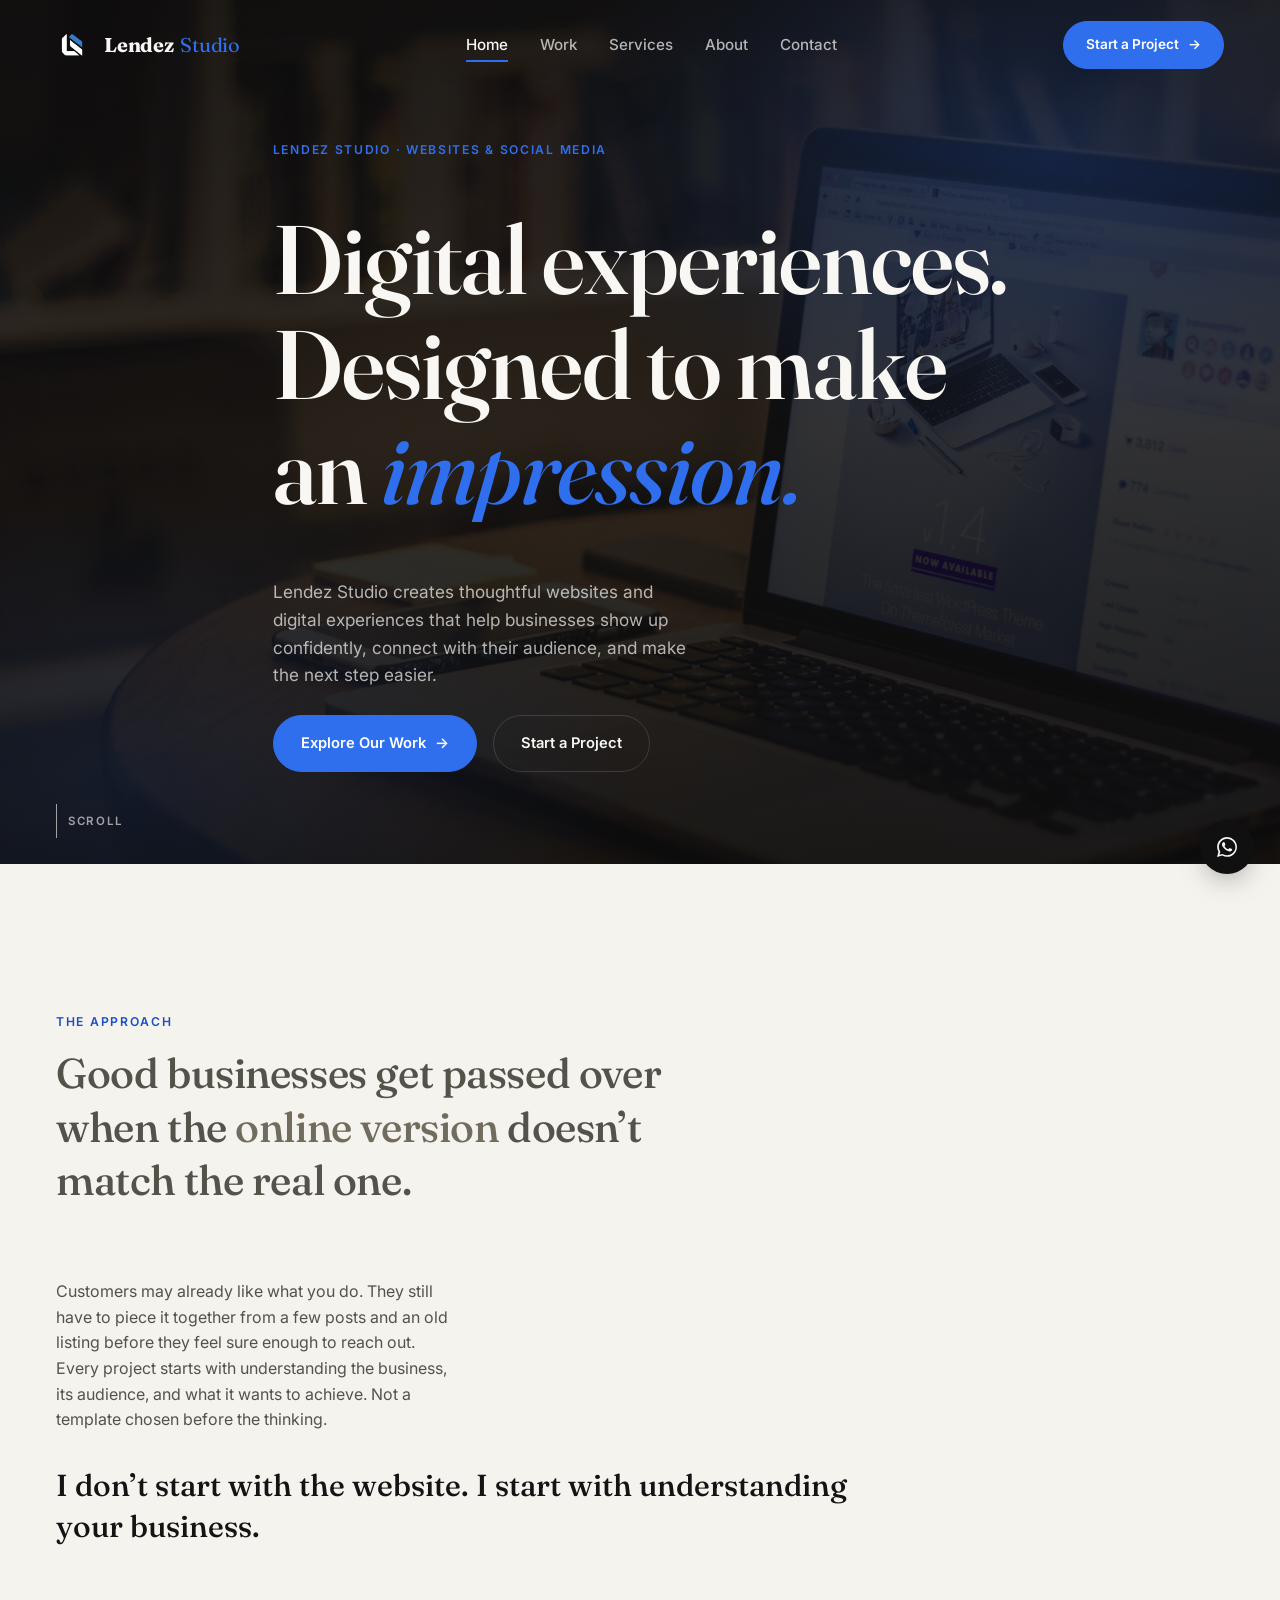
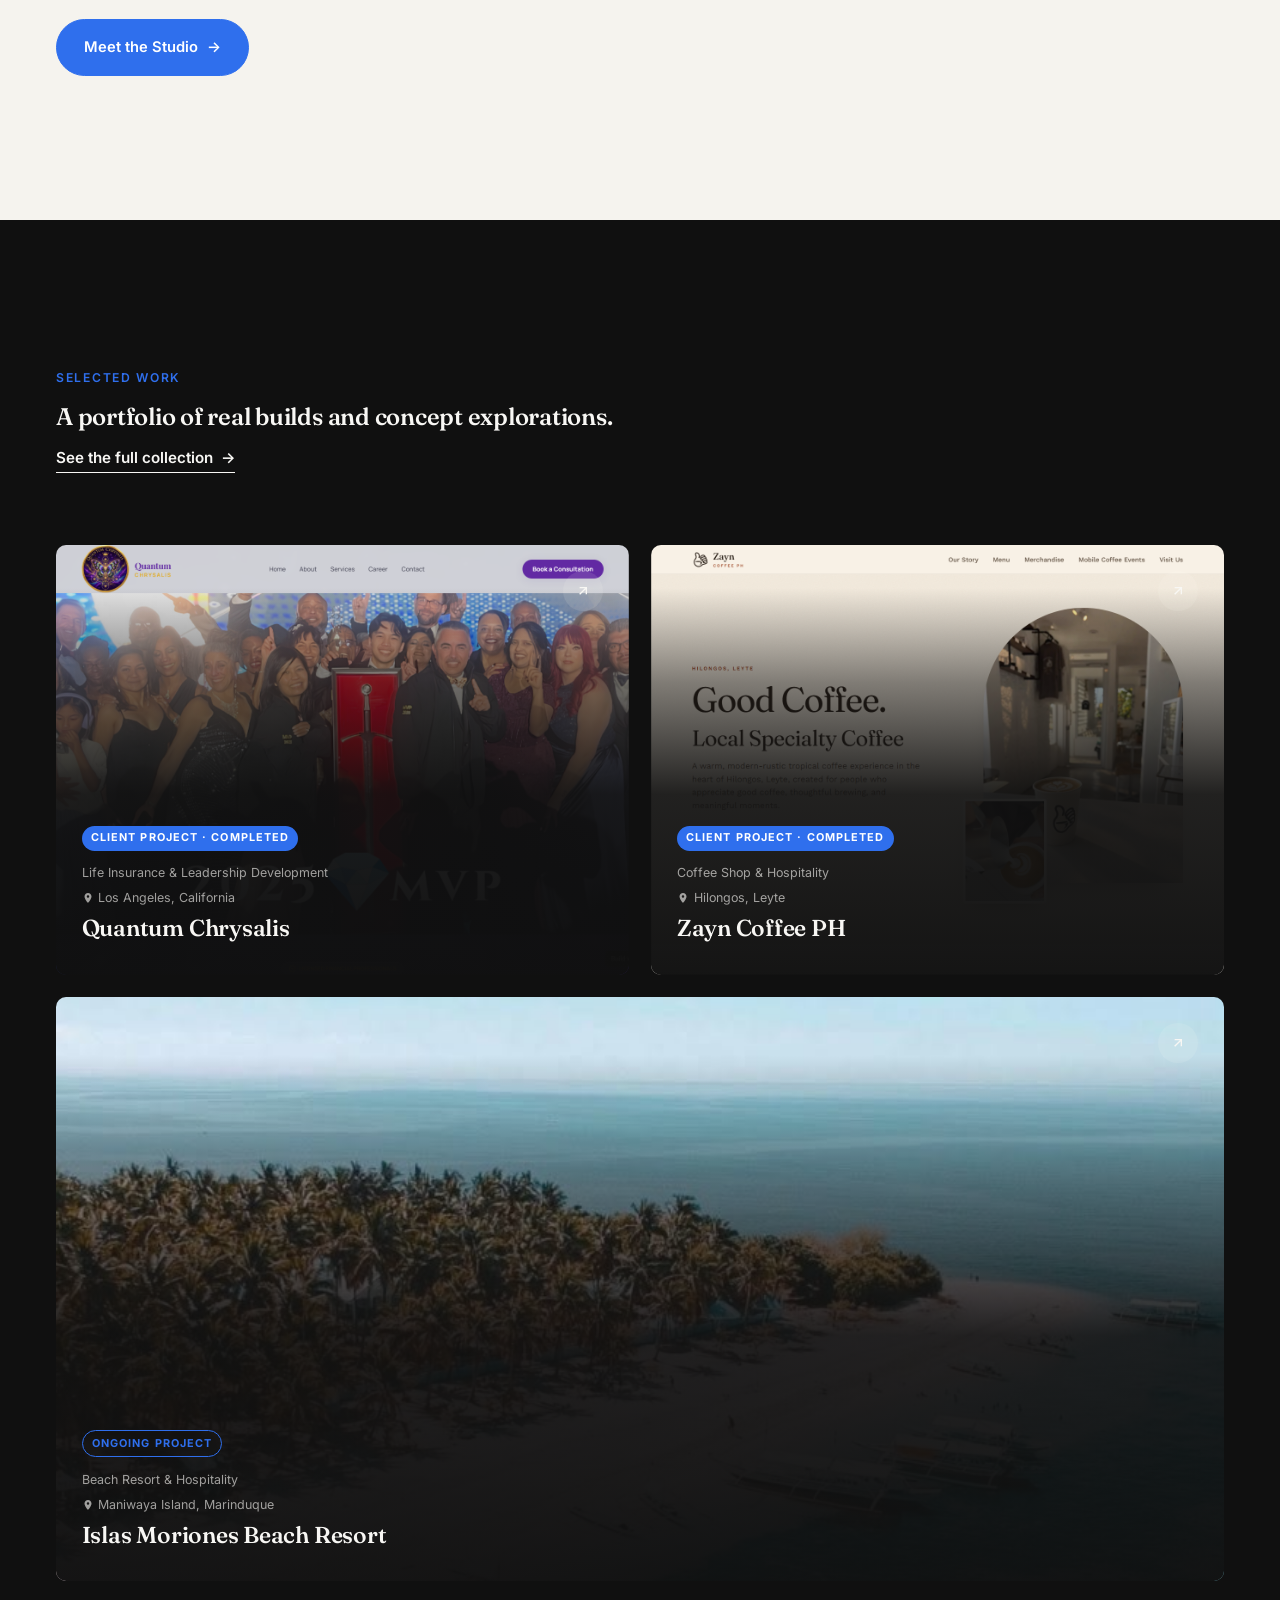
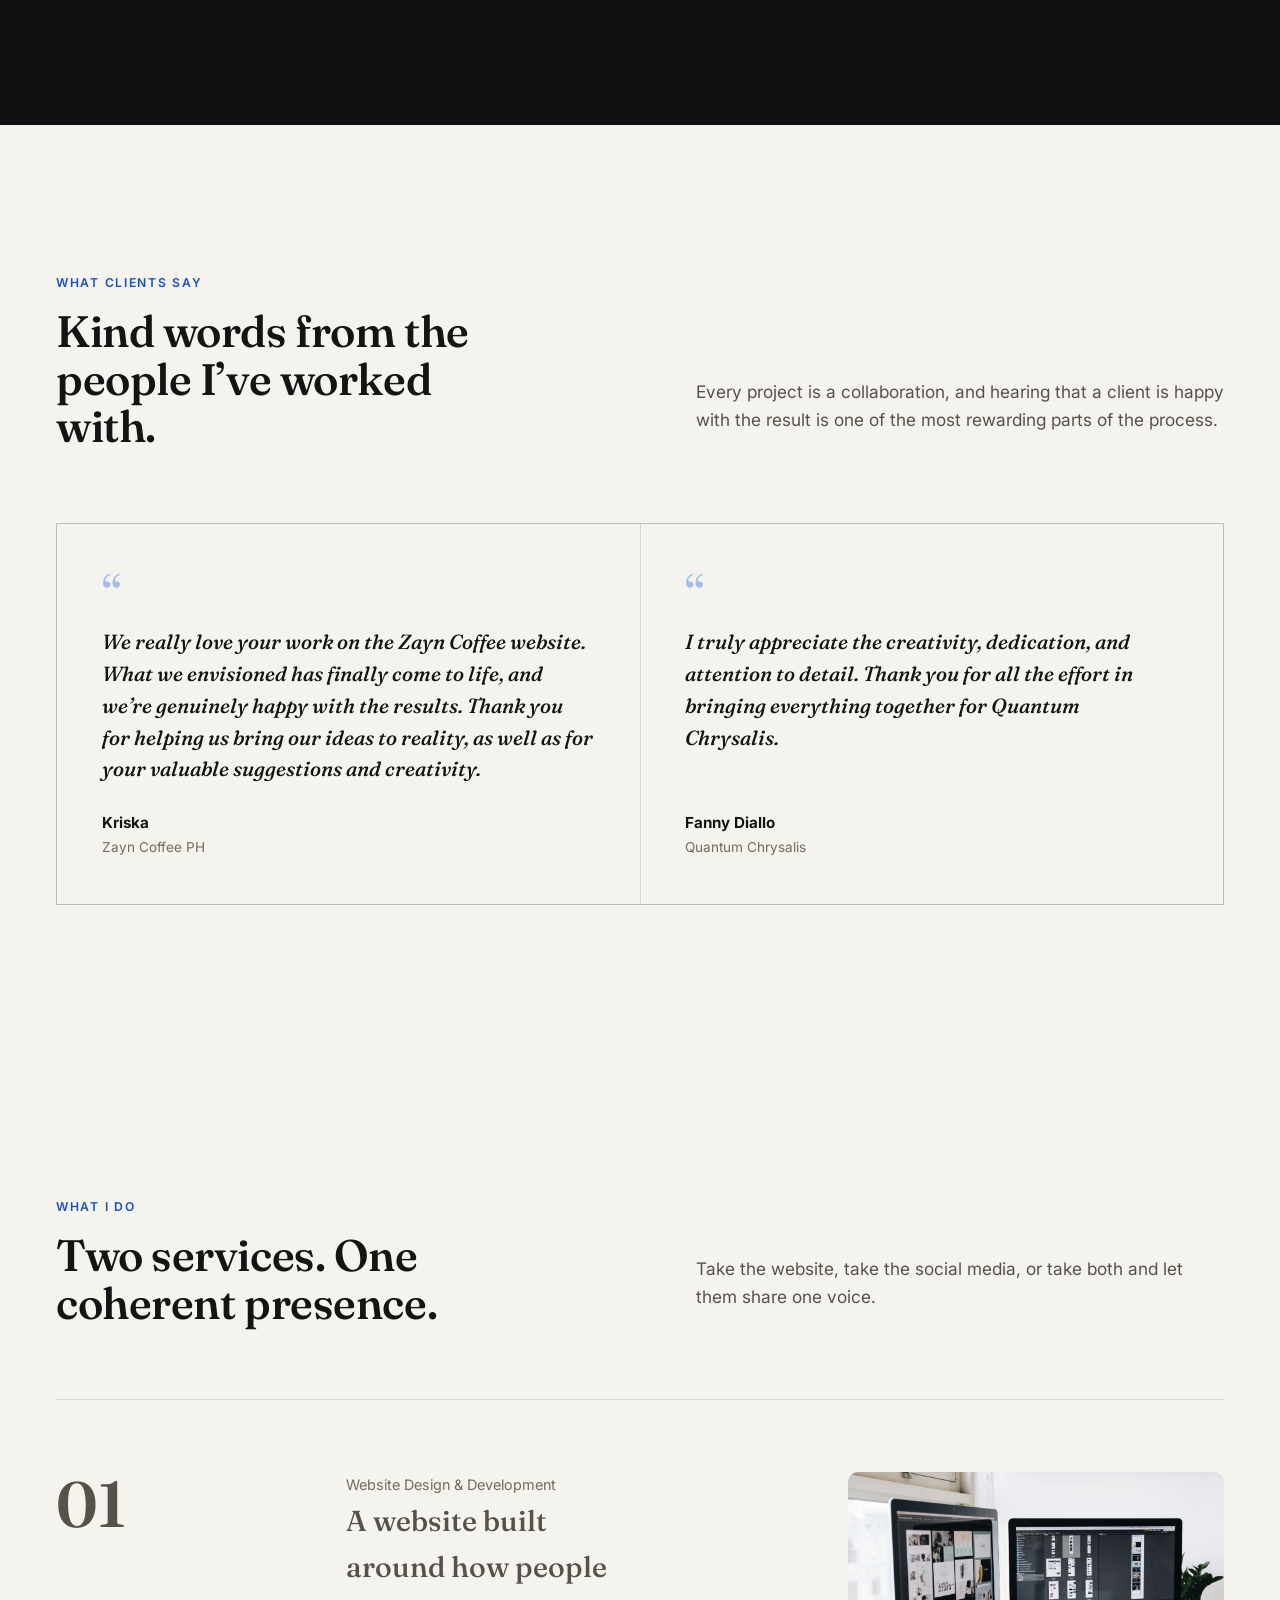
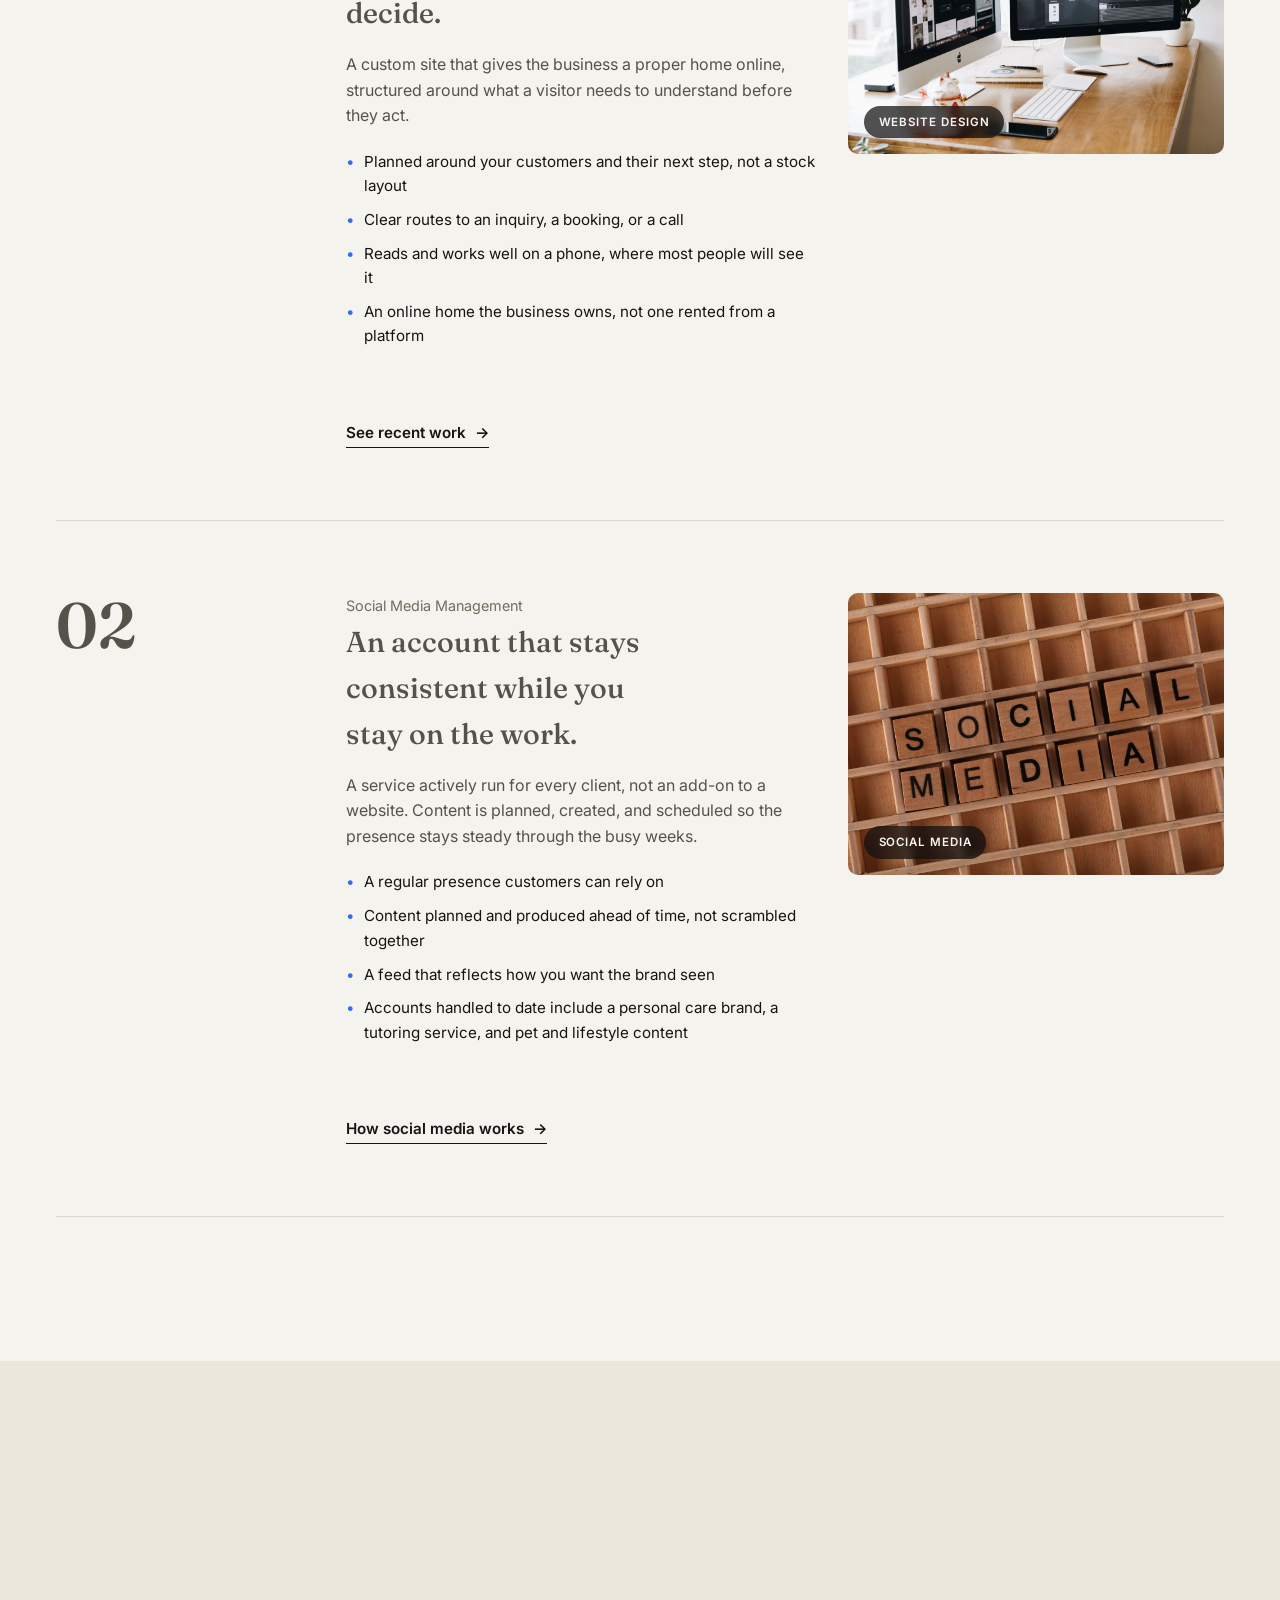
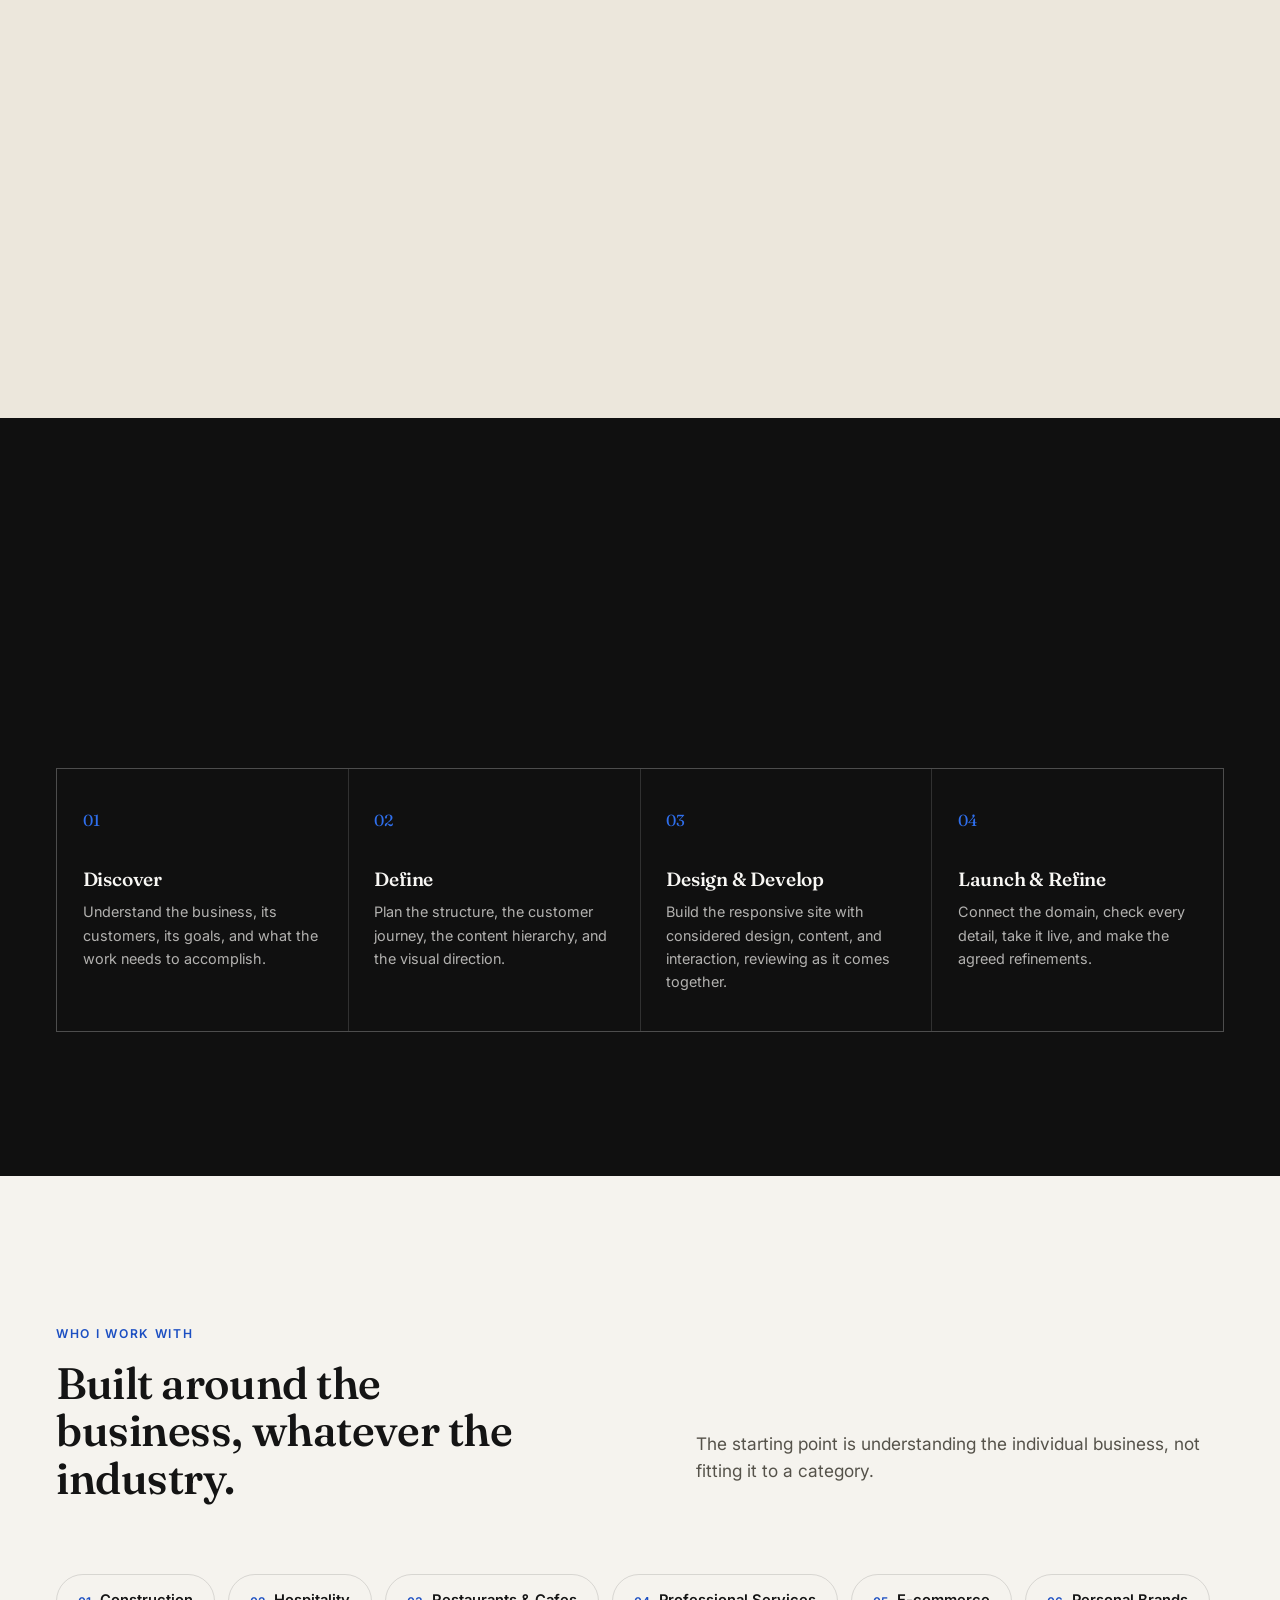
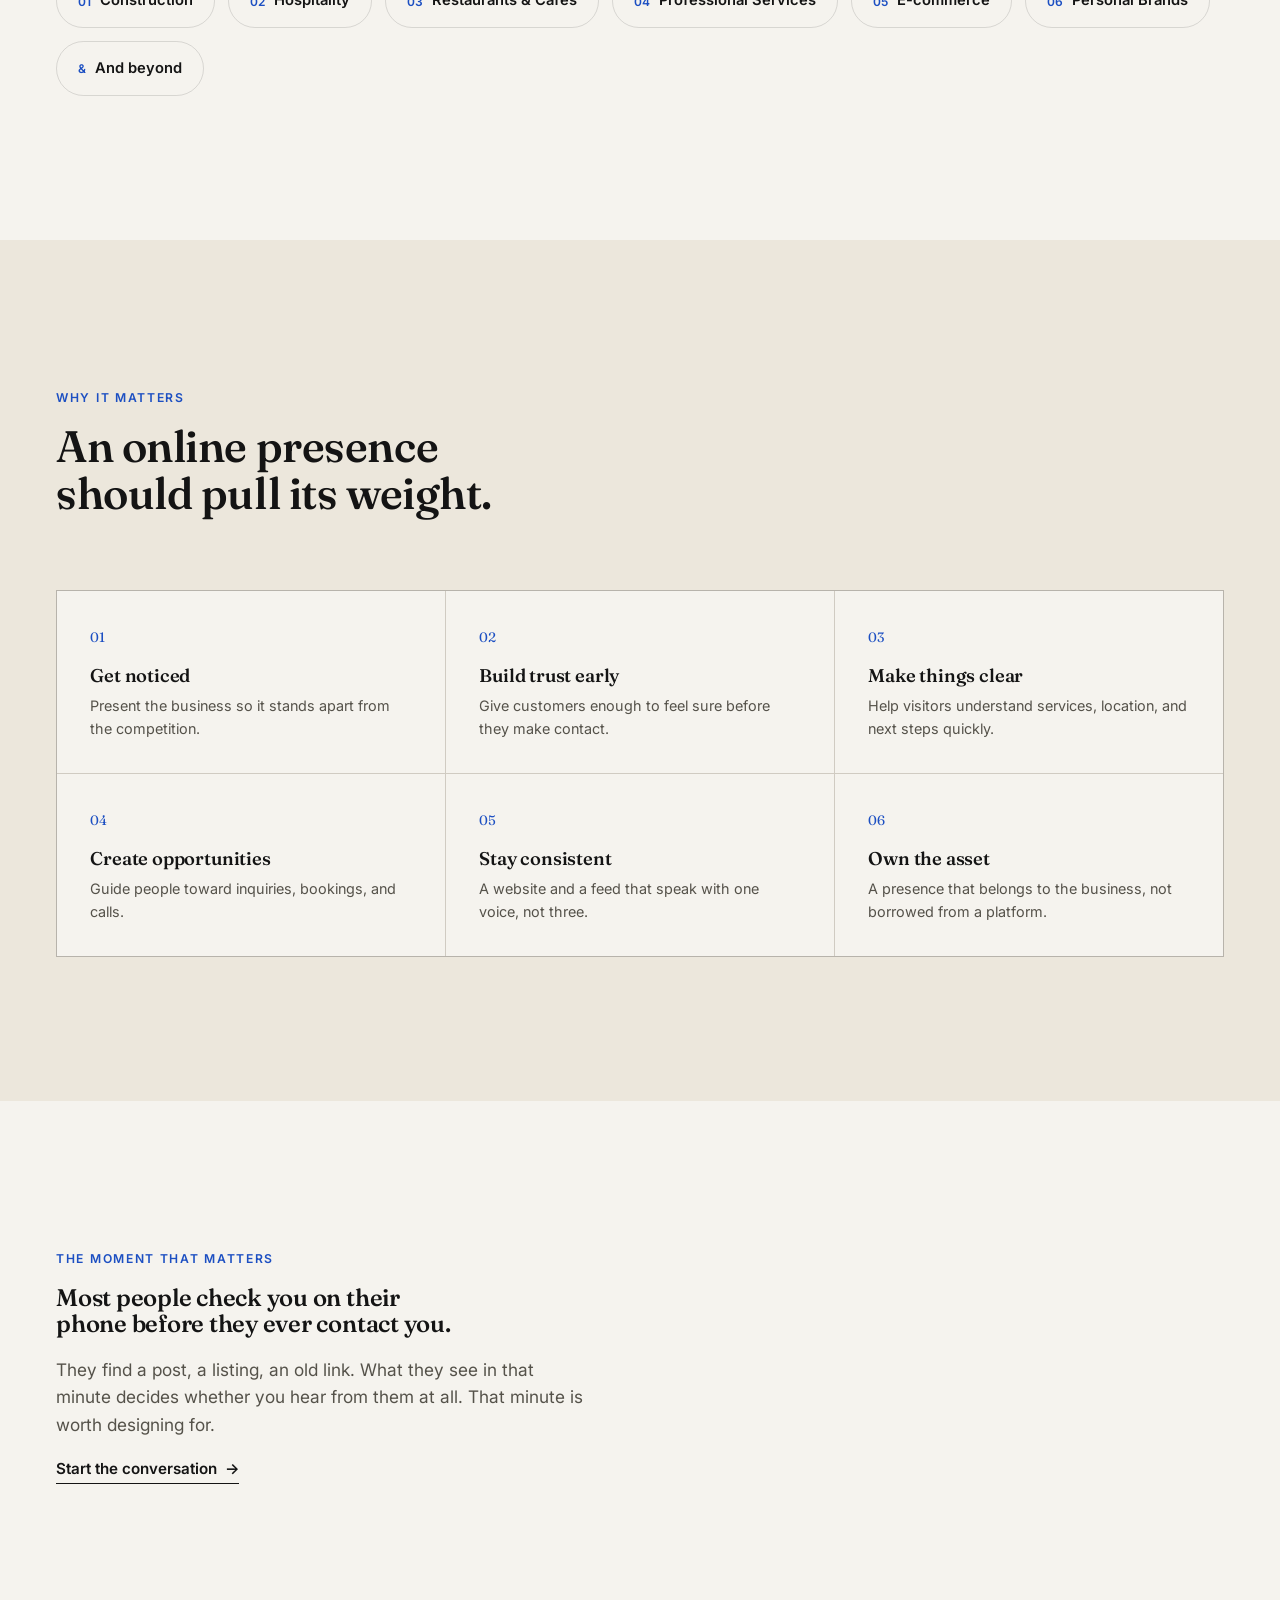
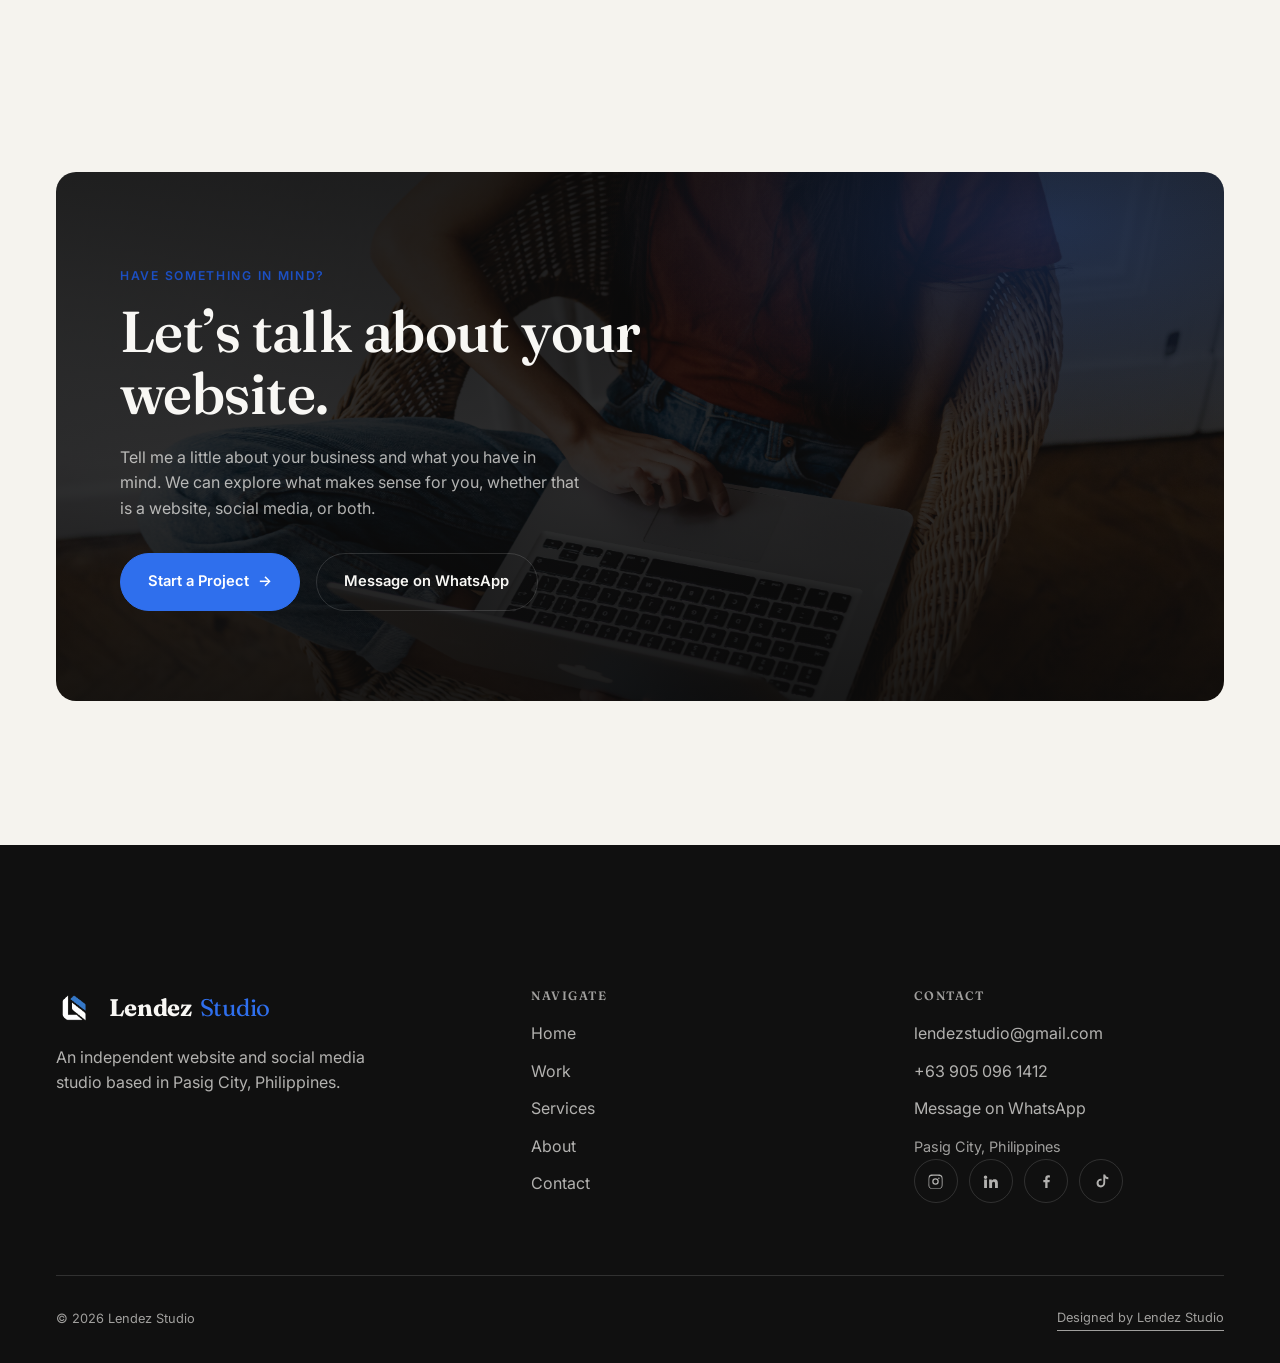
<file: index.html>
<!DOCTYPE html>
<html lang="en">
<head>
<meta charset="UTF-8">
<meta name="viewport" content="width=device-width, initial-scale=1.0">
<title>Lendez Studio | Website Design &amp; Social Media Management</title>
<meta name="description" content="Lendez Studio creates modern, responsive websites and provides social media management to help businesses build credibility, attract customers, and grow online.">
<link rel="canonical" href="https://lendezstudio.com/">
<meta property="og:type" content="website">
<meta property="og:url" content="https://lendezstudio.com/">
<meta property="og:title" content="Lendez Studio | Website Design &amp; Social Media Management">
<meta property="og:description" content="Make a lasting digital impression with Lendez Studio. Discover thoughtful website design, web development, and social media management tailored to your business.">
<meta property="og:image" content="https://lendezstudio.com/og-image.png">
<meta property="og:image:width" content="1731">
<meta property="og:image:height" content="909">
<meta property="og:image:alt" content="Lendez Studio, website design and social media management">
<meta name="twitter:card" content="summary_large_image">
<meta name="twitter:title" content="Lendez Studio | Website Design &amp; Social Media Management">
<meta name="twitter:description" content="Make a lasting digital impression with Lendez Studio. Discover thoughtful website design, web development, and social media management tailored to your business.">
<meta name="twitter:image" content="https://lendezstudio.com/og-image.png">
<link rel="icon" type="image/png" href="/images/favicon.png">
<link rel="apple-touch-icon" href="/images/favicon.png">
<link rel="preconnect" href="https://fonts.googleapis.com">
<link rel="preconnect" href="https://fonts.gstatic.com" crossorigin>
<link href="https://fonts.googleapis.com/css2?family=Fraunces:ital,opsz,wght@0,9..144,400..700;1,9..144,400..600&family=Inter:wght@400;500;600;700&display=swap" rel="stylesheet">
<link rel="stylesheet" href="css/site.css?v=14">
<script type="application/ld+json">
{
  "@context": "https://schema.org",
  "@type": "ProfessionalService",
  "name": "Lendez Studio",
  "url": "https://lendezstudio.com/",
  "logo": "https://lendezstudio.com/images/favicon.png",
  "image": "https://lendezstudio.com/og-image.png",
  "description": "Independent website design, development, and social media management studio serving small businesses across the Philippines and internationally.",
  "email": "lendezstudio@gmail.com",
  "telephone": "+639050961412",
  "address": {
    "@type": "PostalAddress",
    "addressLocality": "Pasig City",
    "addressCountry": "PH"
  },
  "areaServed": "PH",
  "founder": {
    "@type": "Person",
    "name": "Lyneth Lendez"
  },
  "sameAs": [
    "https://www.instagram.com/lynethlendez/",
    "https://www.linkedin.com/in/lyneth-lendez-19b93721a/",
    "https://www.facebook.com/Lynthlendz",
    "https://www.tiktok.com/@lynethlendez"
  ]
}
</script>
</head>
<body class="hero-dark">
<a class="skip-link" href="#main">Skip to content</a>
<div class="cursor-dot" aria-hidden="true"></div>

<header class="site-header">
  <div class="wrap nav-inner">
    <a href="index.html" class="logo" aria-label="Lendez Studio, home"><img src="images/ls-icon.png" alt="" class="logo-icon logo-icon-dark" width="32" height="32"><img src="images/ls-icon-white.png" alt="" class="logo-icon logo-icon-light" width="32" height="32">Lendez <span class="logo-studio">Studio</span></a>
    <nav aria-label="Primary">
      <ul class="nav-links">
        <li><a href="index.html" aria-current="page">Home</a></li>
        <li><a href="work.html">Work</a></li>
        <li><a href="services.html">Services</a></li>
        <li><a href="about.html">About</a></li>
        <li><a href="contact.html">Contact</a></li>
      </ul>
    </nav>
    <div class="nav-cta">
      <a href="contact.html" class="btn btn-primary">Start a Project <span class="btn-arrow">&rarr;</span></a>
    </div>
    <button class="menu-toggle" aria-label="Open menu" aria-expanded="false">
      <span></span><span></span><span></span>
    </button>
  </div>
</header>

<div class="mobile-menu" id="mobile-menu">
  <ul>
    <li><a href="index.html"><span class="mm-num">01</span>Home</a></li>
    <li><a href="work.html"><span class="mm-num">02</span>Work</a></li>
    <li><a href="services.html"><span class="mm-num">03</span>Services</a></li>
    <li><a href="about.html"><span class="mm-num">04</span>About</a></li>
    <li><a href="contact.html"><span class="mm-num">05</span>Contact</a></li>
  </ul>
  <div class="mm-foot">
    <a href="mailto:lendezstudio@gmail.com">lendezstudio@gmail.com</a>
    <a href="tel:+639050961412">+63 905 096 1412</a>
    <a href="https://wa.me/639050961412" target="_blank" rel="noopener">Message on WhatsApp</a>
  </div>
</div>

<main id="main">

  <!-- HERO -->
  <section class="hero on-ink">
    <div class="wrap">
      <div class="hero-top">
        <span class="eyebrow">Lendez Studio &middot; Websites &amp; Social Media</span>
      </div>
      <h1 class="split-lines reveal">
        <span class="line-inner" style="--i:0">Digital experiences.</span>
        <span class="line-inner" style="--i:1">Designed to make</span>
        <span class="line-inner" style="--i:2">an <em>impression.</em></span>
      </h1>
      <div class="hero-foot">
        <div class="hero-lede reveal">
          <p>Lendez Studio creates thoughtful websites and digital experiences that help businesses show up confidently, connect with their audience, and make the next step easier.</p>
          <div class="hero-ctas">
            <a href="work.html" class="btn btn-primary">Explore Our Work <span class="btn-arrow">&rarr;</span></a>
            <a href="contact.html" class="btn btn-ghost">Start a Project</a>
          </div>
        </div>
      </div>
    </div>
    <div class="hero-scroll"><span class="scroll-line"></span> Scroll</div>
  </section>

  <!-- STATEMENT -->
  <section class="statement">
    <div class="wrap">
      <span class="eyebrow">The Approach</span>
      <p class="statement-text reveal">Good businesses get passed over when the <span class="dim">online version</span> doesn&rsquo;t match the real one.</p>
      <div class="statement-foot reveal">
        <p>Customers may already like what you do. They still have to piece it together from a few posts and an old listing before they feel sure enough to reach out. Every project starts with understanding the business, its audience, and what it wants to achieve. Not a template chosen before the thinking.</p>
        <div>
          <p class="pull">I don&rsquo;t start with the website. I start with understanding your business.</p>
          <a href="about.html" class="btn btn-primary mt-lg" style="display:inline-flex">Meet the Studio <span class="btn-arrow">&rarr;</span></a>
        </div>
      </div>
    </div>
  </section>

  <!-- SELECTED WORK -->
  <section class="section-pad on-ink" id="work">
    <div class="wrap">
      <div class="work-intro reveal">
        <div>
          <span class="eyebrow">Selected Work</span>
          <h2>A portfolio of real builds and concept explorations.</h2>
        </div>
        <a href="work.html" class="link-cta">See the full collection <span class="btn-arrow">&rarr;</span></a>
      </div>

      <div class="work-grid">
        <a class="work-card span-6 reveal mask-reveal" href="case-study-quantum-chrysalis.html">
          <div class="work-card-media">
            <img src="images/quantum-chrysalis.png" alt="Quantum Chrysalis website, a financial protection and leadership development company" width="1600" height="1000">
          </div>
          <div class="work-card-body">
            <span class="work-tag is-client">Client Project &middot; Completed</span>
            <span class="work-card-cat">Life Insurance &amp; Leadership Development</span>
            <span class="work-card-location"><svg viewBox="0 0 24 24" fill="currentColor"><path d="M12 2C8.13 2 5 5.13 5 9c0 5.25 7 13 7 13s7-7.75 7-13c0-3.87-3.13-7-7-7zm0 9.5A2.5 2.5 0 1 1 12 6.5a2.5 2.5 0 0 1 0 5z"/></svg>Los Angeles, California</span>
            <h3>Quantum Chrysalis</h3>
          </div>
          <span class="wc-arrow"><svg viewBox="0 0 24 24" fill="none" stroke="currentColor" stroke-width="2"><path d="M7 17 17 7M7 7h10v10"/></svg></span>
        </a>

        <a class="work-card span-6 reveal mask-reveal" href="case-study-zayn-coffee.html">
          <div class="work-card-media">
            <img src="images/zayn-coffee-ph.png" alt="Website for Zayn Coffee PH, a specialty coffee shop in Hilongos, Leyte" width="1600" height="1000">
          </div>
          <div class="work-card-body">
            <span class="work-tag is-client">Client Project &middot; Completed</span>
            <span class="work-card-cat">Coffee Shop &amp; Hospitality</span>
            <span class="work-card-location"><svg viewBox="0 0 24 24" fill="currentColor"><path d="M12 2C8.13 2 5 5.13 5 9c0 5.25 7 13 7 13s7-7.75 7-13c0-3.87-3.13-7-7-7zm0 9.5A2.5 2.5 0 1 1 12 6.5a2.5 2.5 0 0 1 0 5z"/></svg>Hilongos, Leyte</span>
            <h3>Zayn Coffee PH</h3>
          </div>
          <span class="wc-arrow"><svg viewBox="0 0 24 24" fill="none" stroke="currentColor" stroke-width="2"><path d="M7 17 17 7M7 7h10v10"/></svg></span>
        </a>

        <a class="work-card span-12 size-wide reveal mask-reveal" href="https://lendezstudio.github.io/Islas-Moriones/" target="_blank" rel="noopener">
          <div class="work-card-media">
            <img src="images/islas-moriones.jpg" alt="Aerial view of Islas Moriones Beach Resort's beach on Maniwaya Island, Marinduque, with outrigger boats and coconut palms along the shore" width="800" height="550">
          </div>
          <div class="work-card-body">
            <span class="work-tag is-ongoing">Ongoing Project</span>
            <span class="work-card-cat">Beach Resort &amp; Hospitality</span>
            <span class="work-card-location"><svg viewBox="0 0 24 24" fill="currentColor"><path d="M12 2C8.13 2 5 5.13 5 9c0 5.25 7 13 7 13s7-7.75 7-13c0-3.87-3.13-7-7-7zm0 9.5A2.5 2.5 0 1 1 12 6.5a2.5 2.5 0 0 1 0 5z"/></svg>Maniwaya Island, Marinduque</span>
            <h3>Islas Moriones Beach Resort</h3>
          </div>
          <span class="wc-arrow"><svg viewBox="0 0 24 24" fill="none" stroke="currentColor" stroke-width="2"><path d="M7 17 17 7M7 7h10v10"/></svg></span>
        </a>
      </div>
    </div>
  </section>

  <!-- TESTIMONIALS -->
  <section class="section-pad">
    <div class="wrap">
      <div class="section-head reveal">
        <div>
          <span class="eyebrow">What Clients Say</span>
          <h2>Kind words from the people I&rsquo;ve worked with.</h2>
        </div>
        <p class="lede">Every project is a collaboration, and hearing that a client is happy with the result is one of the most rewarding parts of the process.</p>
      </div>
      <div class="testimonial-grid reveal">
        <div class="testimonial-card">
          <span class="t-mark" aria-hidden="true">&ldquo;</span>
          <p class="t-quote">We really love your work on the Zayn Coffee website. What we envisioned has finally come to life, and we&rsquo;re genuinely happy with the results. Thank you for helping us bring our ideas to reality, as well as for your valuable suggestions and creativity.</p>
          <div class="t-attrib">
            <span class="t-name">Kriska</span>
            <span class="t-biz">Zayn Coffee PH</span>
          </div>
        </div>
        <div class="testimonial-card">
          <span class="t-mark" aria-hidden="true">&ldquo;</span>
          <p class="t-quote">I truly appreciate the creativity, dedication, and attention to detail. Thank you for all the effort in bringing everything together for Quantum Chrysalis.</p>
          <div class="t-attrib">
            <span class="t-name">Fanny Diallo</span>
            <span class="t-biz">Quantum Chrysalis</span>
          </div>
        </div>
      </div>
    </div>
  </section>

  <!-- SERVICES -->
  <section class="section-pad" id="services">
    <div class="wrap">
      <div class="section-head reveal">
        <div>
          <span class="eyebrow">What I Do</span>
          <h2>Two services. One coherent presence.</h2>
        </div>
        <p class="lede">Take the website, take the social media, or take both and let them share one voice.</p>
      </div>

      <div class="svc-row reveal">
        <span class="svc-num">01</span>
        <div class="svc-main">
          <span class="muted">Website Design &amp; Development</span>
          <p class="svc-tagline">A website built around how people decide.</p>
          <p>A custom site that gives the business a proper home online, structured around what a visitor needs to understand before they act.</p>
          <ul class="svc-list">
            <li>Planned around your customers and their next step, not a stock layout</li>
            <li>Clear routes to an inquiry, a booking, or a call</li>
            <li>Reads and works well on a phone, where most people will see it</li>
            <li>An online home the business owns, not one rented from a platform</li>
          </ul>
          <a href="work.html" class="link-cta mt-lg" style="display:inline-flex">See recent work <span class="btn-arrow">&rarr;</span></a>
        </div>
        <div class="svc-media">
          <img src="images/pexels-tranmautritam-326503.jpg" alt="A studio desk with two screens showing website layouts in progress" width="2000" height="1333">
          <span class="svc-tag">Website Design</span>
        </div>
      </div>

      <div class="svc-row reveal">
        <span class="svc-num">02</span>
        <div class="svc-main">
          <span class="muted">Social Media Management</span>
          <p class="svc-tagline">An account that stays consistent while you stay on the work.</p>
          <p>A service actively run for every client, not an add-on to a website. Content is planned, created, and scheduled so the presence stays steady through the busy weeks.</p>
          <ul class="svc-list">
            <li>A regular presence customers can rely on</li>
            <li>Content planned and produced ahead of time, not scrambled together</li>
            <li>A feed that reflects how you want the brand seen</li>
            <li>Accounts handled to date include a personal care brand, a tutoring service, and pet and lifestyle content</li>
          </ul>
          <a href="services.html#social" class="link-cta mt-lg" style="display:inline-flex">How social media works <span class="btn-arrow">&rarr;</span></a>
        </div>
        <div class="svc-media">
          <img src="images/pexels-ann-h-45017-38862869.jpg" alt="Wooden letter tiles spelling social media" width="2000" height="1333">
          <span class="svc-tag">Social Media</span>
        </div>
      </div>
    </div>
  </section>

  <!-- PRICING -->
  <section class="section-pad band-tint">
    <div class="wrap">
      <!-- BUSINESS OWNER TO CONFIRM: add an indicative starting figure or range here once one is set,
           e.g. "Website builds start around PHP X." No number is shown rather than inventing one. -->
      <div class="pricebox reveal">
        <div>
          <span class="eyebrow">Working Together</span>
          <h2>What it costs</h2>
        </div>
        <div>
          <p class="price-lead">Every project is quoted to its scope.</p>
          <p>A website concept, a full build, a redesign, and ongoing social media management are priced differently, and a multi-page site with booking links is a different job from a one-page launch. Tell me what you are working with and roughly what you have in mind. If the budget and the work do not line up, I will say so early rather than late.</p>
          <a href="contact.html" class="link-cta">Tell me about the business <span class="btn-arrow">&rarr;</span></a>
        </div>
      </div>
    </div>
  </section>

  <!-- CREATIVE PROCESS -->
  <section class="section-pad on-ink">
    <div class="wrap">
      <div class="section-head reveal">
        <div>
          <span class="eyebrow">How It Works</span>
          <h2>A clear process, start to launch.</h2>
        </div>
        <p class="lede">You do not need to follow the technical side to work with the studio. Just your own business.</p>
      </div>
      <div class="process-grid reveal">
        <div class="process-item">
          <span class="process-num">01</span>
          <h3>Discover</h3>
          <p>Understand the business, its customers, its goals, and what the work needs to accomplish.</p>
        </div>
        <div class="process-item">
          <span class="process-num">02</span>
          <h3>Define</h3>
          <p>Plan the structure, the customer journey, the content hierarchy, and the visual direction.</p>
        </div>
        <div class="process-item">
          <span class="process-num">03</span>
          <h3>Design &amp; Develop</h3>
          <p>Build the responsive site with considered design, content, and interaction, reviewing as it comes together.</p>
        </div>
        <div class="process-item">
          <span class="process-num">04</span>
          <h3>Launch &amp; Refine</h3>
          <p>Connect the domain, check every detail, take it live, and make the agreed refinements.</p>
        </div>
      </div>
    </div>
  </section>

  <!-- INDUSTRIES -->
  <section class="section-pad">
    <div class="wrap">
      <div class="section-head reveal">
        <div>
          <span class="eyebrow">Who I Work With</span>
          <h2>Built around the business, whatever the industry.</h2>
        </div>
        <p class="lede">The starting point is understanding the individual business, not fitting it to a category.</p>
      </div>
      <div class="chip-grid reveal">
        <span class="chip"><span class="chip-num">01</span>Construction</span>
        <span class="chip"><span class="chip-num">02</span>Hospitality</span>
        <span class="chip"><span class="chip-num">03</span>Restaurants &amp; Cafes</span>
        <span class="chip"><span class="chip-num">04</span>Professional Services</span>
        <span class="chip"><span class="chip-num">05</span>E-commerce</span>
        <span class="chip"><span class="chip-num">06</span>Personal Brands</span>
        <span class="chip"><span class="chip-num">&amp;</span>And beyond</span>
      </div>
    </div>
  </section>

  <!-- OUTCOMES -->
  <section class="section-pad band-tint">
    <div class="wrap">
      <div class="section-head reveal">
        <div>
          <span class="eyebrow">Why It Matters</span>
          <h2>An online presence should pull its weight.</h2>
        </div>
      </div>
      <div class="outcome-grid reveal">
        <div class="outcome-card"><span class="oc-num">01</span><h3>Get noticed</h3><p>Present the business so it stands apart from the competition.</p></div>
        <div class="outcome-card"><span class="oc-num">02</span><h3>Build trust early</h3><p>Give customers enough to feel sure before they make contact.</p></div>
        <div class="outcome-card"><span class="oc-num">03</span><h3>Make things clear</h3><p>Help visitors understand services, location, and next steps quickly.</p></div>
        <div class="outcome-card"><span class="oc-num">04</span><h3>Create opportunities</h3><p>Guide people toward inquiries, bookings, and calls.</p></div>
        <div class="outcome-card"><span class="oc-num">05</span><h3>Stay consistent</h3><p>A website and a feed that speak with one voice, not three.</p></div>
        <div class="outcome-card"><span class="oc-num">06</span><h3>Own the asset</h3><p>A presence that belongs to the business, not borrowed from a platform.</p></div>
      </div>
    </div>
  </section>

  <!-- RECOGNITION -->
  <section class="section-pad">
    <div class="wrap reveal">
      <span class="eyebrow">The Moment That Matters</span>
      <h2 style="max-width:26ch">Most people check you on their phone before they ever contact you.</h2>
      <p class="lede" style="margin-top:1.2rem">They find a post, a listing, an old link. What they see in that minute decides whether you hear from them at all. That minute is worth designing for.</p>
      <a href="contact.html" class="link-cta">Start the conversation <span class="btn-arrow">&rarr;</span></a>
    </div>
  </section>

  <!-- FINAL CTA -->
  <section class="section-pad">
    <div class="final-cta reveal">
      <span class="eyebrow">Have Something In Mind?</span>
      <h2>Let&rsquo;s talk about your website.</h2>
      <p>Tell me a little about your business and what you have in mind. We can explore what makes sense for you, whether that is a website, social media, or both.</p>
      <div class="hero-ctas">
        <a href="contact.html" class="btn btn-primary">Start a Project <span class="btn-arrow">&rarr;</span></a>
        <a href="https://wa.me/639050961412" target="_blank" rel="noopener" class="btn btn-ghost">Message on WhatsApp</a>
      </div>
    </div>
  </section>

</main>

<footer class="site-footer">
  <div class="wrap">
    <div class="footer-top">
      <div class="footer-brand">
        <a href="index.html" class="logo" aria-label="Lendez Studio, home"><img src="images/ls-icon-white.png" alt="" class="logo-icon" width="32" height="32">Lendez <span class="logo-studio">Studio</span></a>
        <p>An independent website and social media studio based in Pasig City, Philippines.</p>
      </div>
      <div class="footer-col">
        <h4>Navigate</h4>
        <ul>
          <li><a href="index.html">Home</a></li>
          <li><a href="work.html">Work</a></li>
          <li><a href="services.html">Services</a></li>
          <li><a href="about.html">About</a></li>
          <li><a href="contact.html">Contact</a></li>
        </ul>
      </div>
      <div class="footer-col">
        <h4>Contact</h4>
        <ul>
          <li><a href="mailto:lendezstudio@gmail.com">lendezstudio@gmail.com</a></li>
          <li><a href="tel:+639050961412">+63 905 096 1412</a></li>
          <li><a href="https://wa.me/639050961412" target="_blank" rel="noopener">Message on WhatsApp</a></li>
          <li><span class="muted" style="color:var(--on-ink-faint)">Pasig City, Philippines</span></li>
        </ul>
        <div class="social-icons footer-social">
          <a href="https://www.instagram.com/lynethlendez/" target="_blank" rel="noopener" aria-label="Instagram">
            <svg viewBox="0 0 24 24" fill="currentColor"><path d="M12 2.2c3.2 0 3.58.01 4.85.07 1.17.05 1.97.24 2.43.41.55.2.99.44 1.4.86.42.41.66.85.86 1.4.17.46.36 1.26.41 2.43.06 1.27.07 1.65.07 4.85s-.01 3.58-.07 4.85c-.05 1.17-.24 1.97-.41 2.43-.2.55-.44.99-.86 1.4-.41.42-.85.66-1.4.86-.46.17-1.26.36-2.43.41-1.27.06-1.65.07-4.85.07s-3.58-.01-4.85-.07c-1.17-.05-1.97-.24-2.43-.41-.55-.2-.99-.44-1.4-.86-.42-.41-.66-.85-.86-1.4-.17-.46-.36-1.26-.41-2.43C2.21 15.58 2.2 15.2 2.2 12s.01-3.58.07-4.85c.05-1.17.24-1.97.41-2.43.2-.55.44-.99.86-1.4.41-.42.85-.66 1.4-.86.46-.17 1.26-.36 2.43-.41C8.42 2.21 8.8 2.2 12 2.2zm0 1.8c-3.15 0-3.5.01-4.73.07-.96.04-1.48.2-1.82.34-.46.18-.78.39-1.13.73-.34.35-.55.67-.73 1.13-.14.34-.3.86-.34 1.82-.06 1.23-.07 1.58-.07 4.73s.01 3.5.07 4.73c.04.96.2 1.48.34 1.82.18.46.39.78.73 1.13.35.34.67.55 1.13.73.34.14.86.3 1.82.34 1.23.06 1.58.07 4.73.07s3.5-.01 4.73-.07c.96-.04 1.48-.2 1.82-.34.46-.18.78-.39 1.13-.73.34-.35.55-.67.73-1.13.14-.34.3-.86.34-1.82.06-1.23.07-1.58.07-4.73s-.01-3.5-.07-4.73c-.04-.96-.2-1.48-.34-1.82-.18-.46-.39-.78-.73-1.13-.35-.34-.67-.55-1.13-.73-.34-.14-.86-.3-1.82-.34C15.5 4.01 15.15 4 12 4zm0 3.4a4.6 4.6 0 1 1 0 9.2 4.6 4.6 0 0 1 0-9.2zm0 1.8a2.8 2.8 0 1 0 0 5.6 2.8 2.8 0 0 0 0-5.6zm5.85-2a1.08 1.08 0 1 1-2.15 0 1.08 1.08 0 0 1 2.15 0z"/></svg>
          </a>
          <a href="https://www.linkedin.com/in/lyneth-lendez-19b93721a/" target="_blank" rel="noopener" aria-label="LinkedIn">
            <svg viewBox="0 0 24 24" fill="currentColor"><path d="M4.98 3.5a2.5 2.5 0 1 1 0 5 2.5 2.5 0 0 1 0-5zM3 9h4v12H3zm7 0h3.8v1.7h.05c.53-.95 1.83-1.95 3.77-1.95 4.03 0 4.78 2.5 4.78 5.76V21h-4v-5.6c0-1.34-.03-3.06-1.94-3.06-1.95 0-2.25 1.44-2.25 2.96V21h-4z"/></svg>
          </a>
          <a href="https://www.facebook.com/Lynthlendz" target="_blank" rel="noopener" aria-label="Facebook">
            <svg viewBox="0 0 24 24" fill="currentColor"><path d="M13.5 21v-8.1h2.72l.41-3.16H13.5V7.75c0-.92.26-1.54 1.6-1.54h1.7V3.4c-.3-.04-1.3-.13-2.47-.13-2.44 0-4.11 1.49-4.11 4.22v2.35H7.5v3.16h2.72V21z"/></svg>
          </a>
          <a href="https://www.tiktok.com/@lynethlendez" target="_blank" rel="noopener" aria-label="TikTok">
            <svg viewBox="0 0 24 24" fill="currentColor"><path d="M14.5 2h2.7c.16 1.1.7 2.08 1.5 2.8.8.7 1.83 1.14 2.97 1.2v2.75a7.6 7.6 0 0 1-4.47-1.42v6.8c0 3.4-2.77 6.17-6.18 6.17A6.18 6.18 0 0 1 5 14.13a6.18 6.18 0 0 1 6.18-6.18c.32 0 .63.02.93.07v2.83a3.4 3.4 0 0 0-.93-.13 3.4 3.4 0 1 0 3.4 3.4V2z"/></svg>
          </a>
        </div>
      </div>
    </div>
    <div class="footer-bottom">
      <span>&copy; <span data-year></span> Lendez Studio</span>
      <a href="about.html">Designed by Lendez Studio</a>
    </div>
  </div>
</footer>

<a href="https://wa.me/639050961412" target="_blank" rel="noopener" class="wa-float" aria-label="Message on WhatsApp">
  <svg viewBox="0 0 24 24" fill="currentColor"><path d="M12.04 2C6.58 2 2.13 6.45 2.13 11.91c0 1.75.46 3.45 1.32 4.95L2.05 22l5.25-1.38a9.9 9.9 0 0 0 4.74 1.21h.01c5.46 0 9.9-4.45 9.9-9.91 0-2.65-1.03-5.14-2.9-7.01A9.82 9.82 0 0 0 12.04 2m0 1.67c2.24 0 4.35.87 5.94 2.46a8.3 8.3 0 0 1 2.45 5.92c0 4.55-3.71 8.25-8.29 8.25a8.4 8.4 0 0 1-4.22-1.14l-.3-.18-3.12.82.83-3.04-.2-.31a8.2 8.2 0 0 1-1.28-4.42c0-4.55 3.71-8.36 8.19-8.36M8.5 7.2c-.16 0-.43.06-.65.31s-.86.84-.86 2.04.88 2.37 1 2.53 1.73 2.78 4.29 3.79c2.12.84 2.55.67 3.01.63s1.48-.6 1.69-1.19.21-1.08.15-1.19-.23-.17-.48-.3-1.48-.73-1.71-.81-.4-.13-.57.13-.65.81-.8.98-.3.19-.55.06a6.9 6.9 0 0 1-2.03-1.25 7.6 7.6 0 0 1-1.4-1.74c-.15-.25 0-.38.11-.51.12-.13.25-.31.38-.46s.16-.26.24-.44.04-.32-.02-.44-.57-1.38-.79-1.89-.42-.42-.57-.42Z"/></svg>
</a>

<script src="js/main.js"></script>
</body>
</html>
</file>
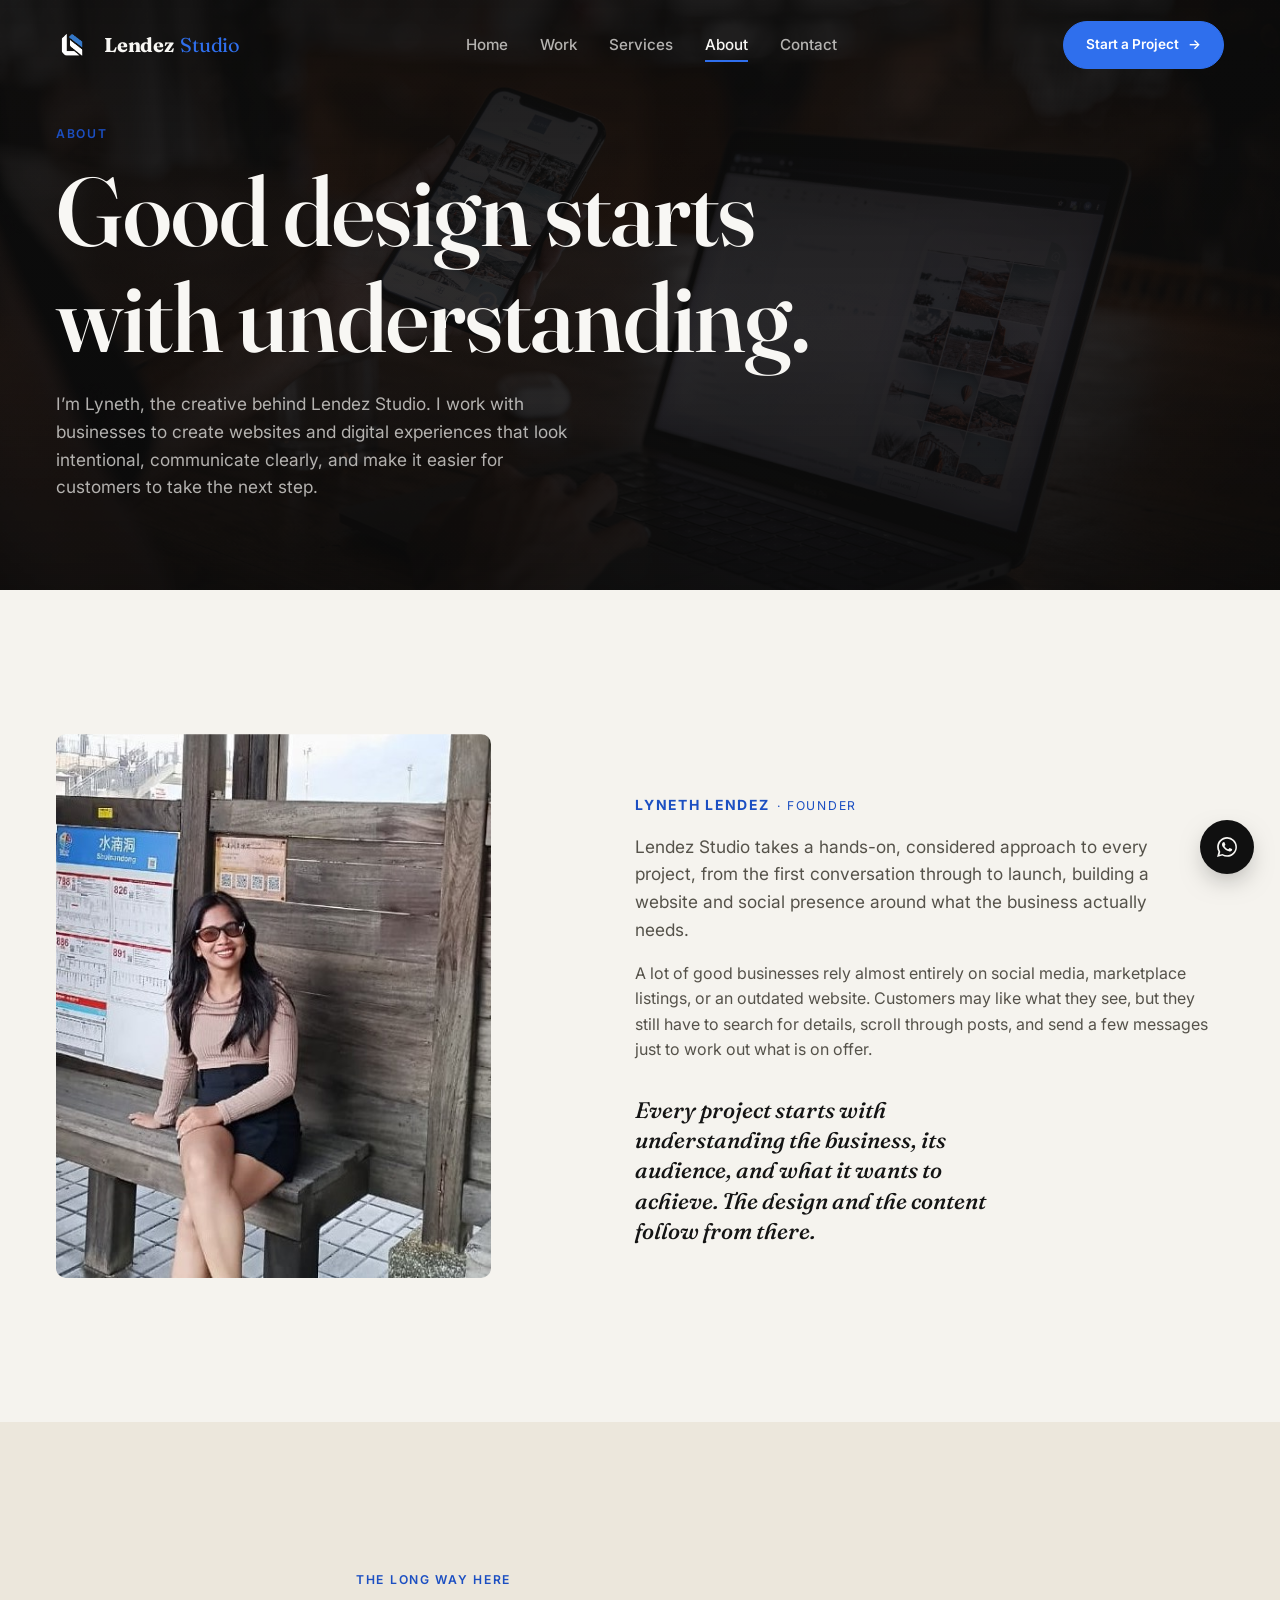
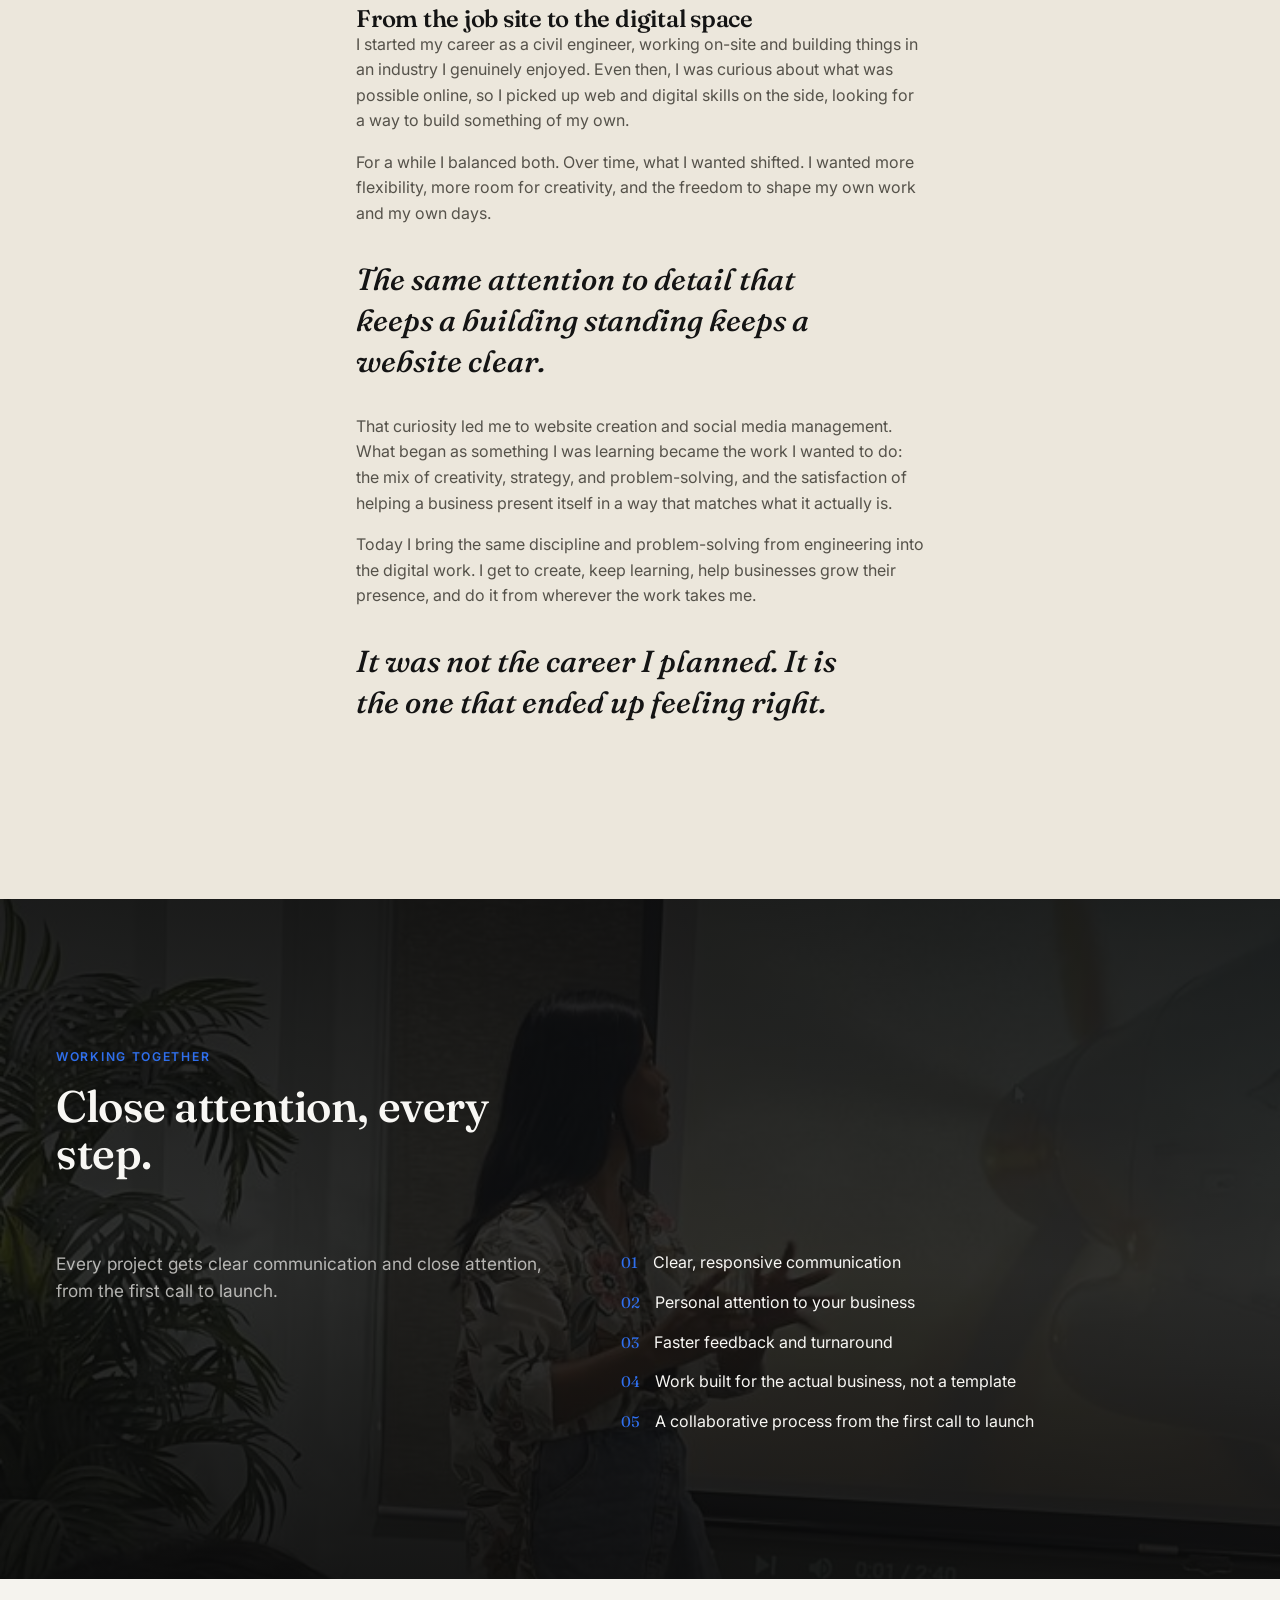
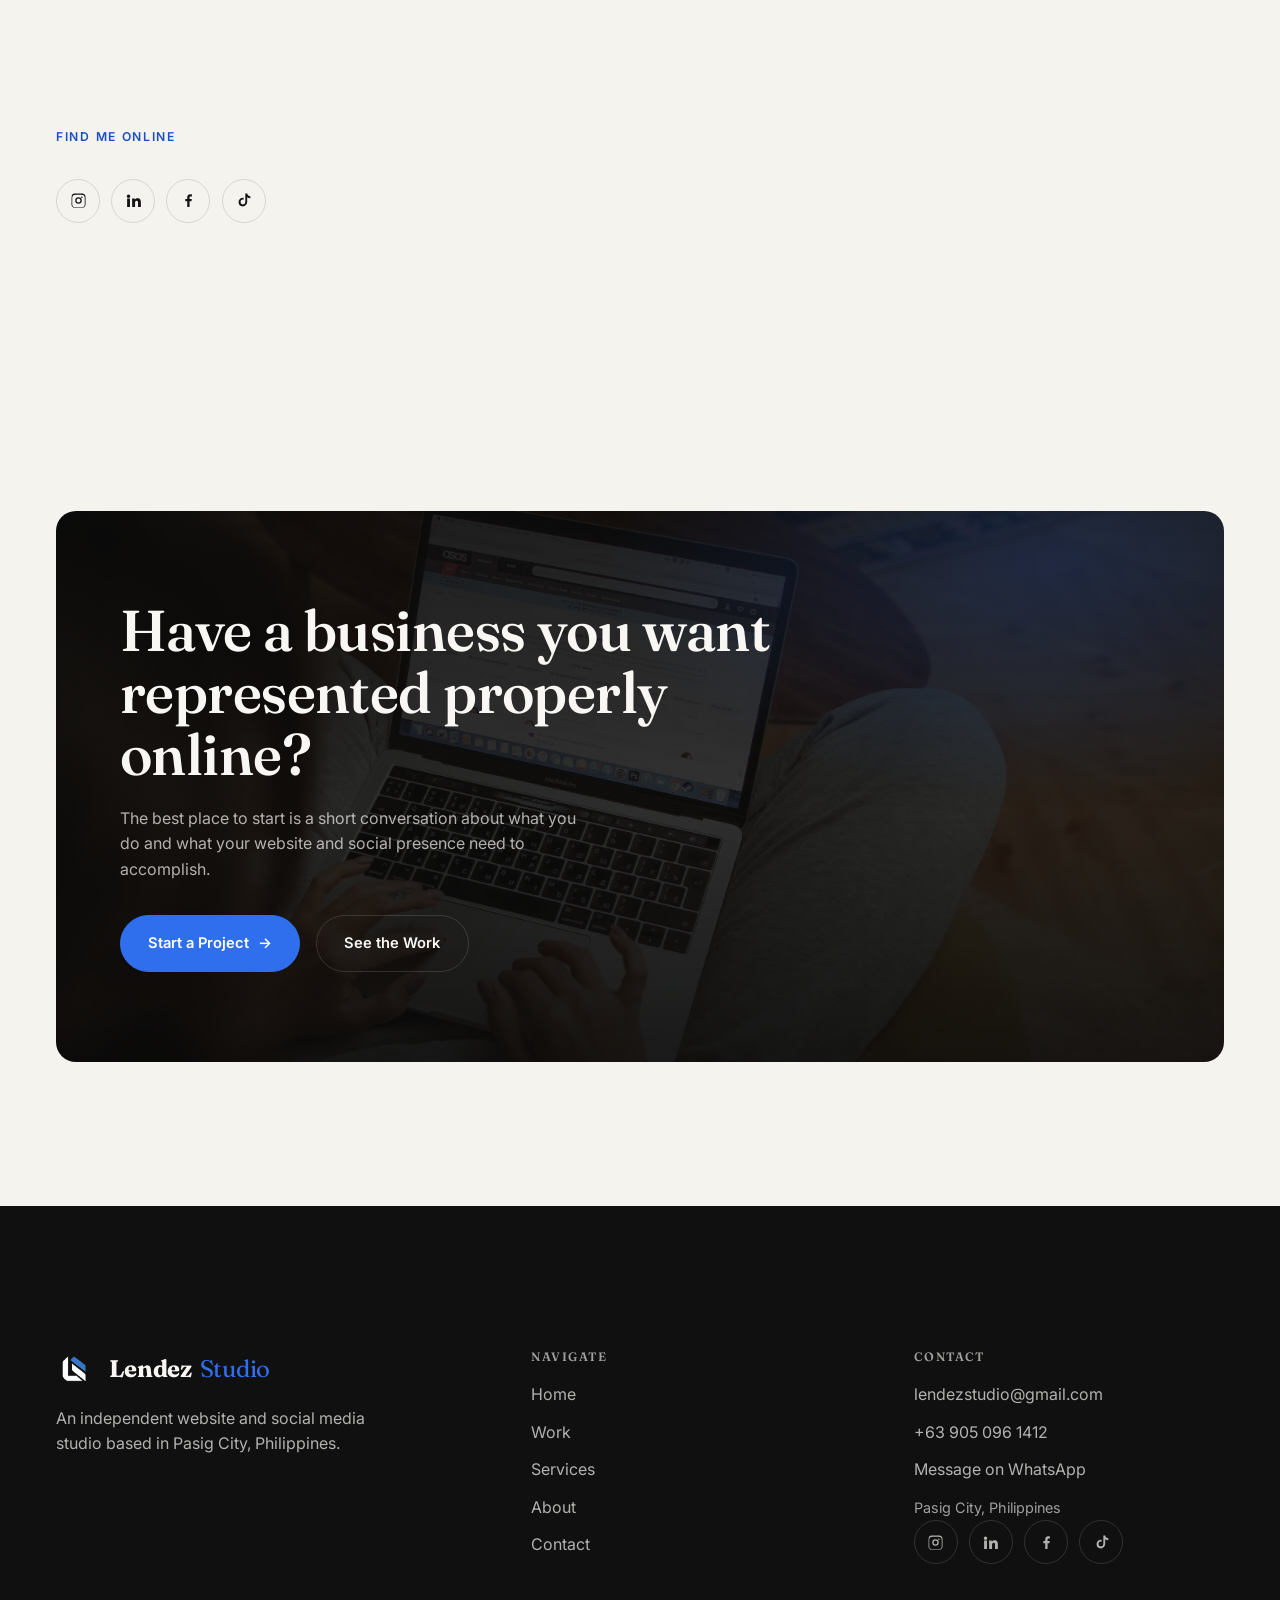
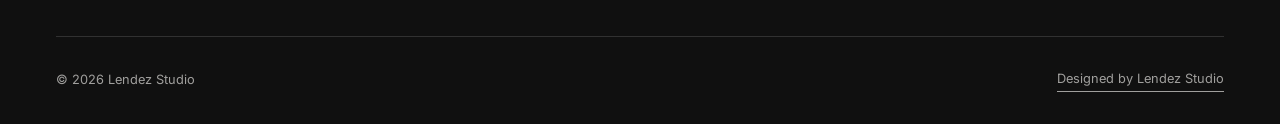
<file: about.html>
<!DOCTYPE html>
<html lang="en">
<head>
<meta charset="UTF-8">
<meta name="viewport" content="width=device-width, initial-scale=1.0">
<title>About | Lendez Studio</title>
<meta name="description" content="Lyneth Lendez, the civil engineer turned website designer and social media manager behind Lendez Studio, and the way she works with each business.">
<link rel="canonical" href="https://lendezstudio.com/about.html">
<meta property="og:type" content="website">
<meta property="og:title" content="About | Lendez Studio">
<meta property="og:description" content="The founder behind Lendez Studio and how she works.">
<meta property="og:url" content="https://lendezstudio.com/about.html">
<meta property="og:image" content="https://lendezstudio.com/og-image.png">
<meta property="og:image:width" content="1731">
<meta property="og:image:height" content="909">
<meta property="og:image:alt" content="Lendez Studio, website design and social media management">
<meta name="twitter:card" content="summary_large_image">
<meta name="twitter:title" content="About | Lendez Studio">
<meta name="twitter:description" content="The founder behind Lendez Studio and how she works.">
<meta name="twitter:image" content="https://lendezstudio.com/og-image.png">
<link rel="icon" type="image/png" href="/images/favicon.png">
<link rel="apple-touch-icon" href="/images/favicon.png">
<link rel="preconnect" href="https://fonts.googleapis.com">
<link rel="preconnect" href="https://fonts.gstatic.com" crossorigin>
<link href="https://fonts.googleapis.com/css2?family=Fraunces:ital,opsz,wght@0,9..144,400..700;1,9..144,400..600&family=Inter:wght@400;500;600;700&display=swap" rel="stylesheet">
<link rel="stylesheet" href="css/site.css?v=14">
</head>
<body class="hero-dark">
<a class="skip-link" href="#main">Skip to content</a>
<div class="cursor-dot" aria-hidden="true"></div>

<header class="site-header">
  <div class="wrap nav-inner">
    <a href="index.html" class="logo" aria-label="Lendez Studio, home"><img src="images/ls-icon.png" alt="" class="logo-icon logo-icon-dark" width="32" height="32"><img src="images/ls-icon-white.png" alt="" class="logo-icon logo-icon-light" width="32" height="32">Lendez <span class="logo-studio">Studio</span></a>
    <nav aria-label="Primary">
      <ul class="nav-links">
        <li><a href="index.html">Home</a></li>
        <li><a href="work.html">Work</a></li>
        <li><a href="services.html">Services</a></li>
        <li><a href="about.html" aria-current="page">About</a></li>
        <li><a href="contact.html">Contact</a></li>
      </ul>
    </nav>
    <div class="nav-cta">
      <a href="contact.html" class="btn btn-primary">Start a Project <span class="btn-arrow">&rarr;</span></a>
    </div>
    <button class="menu-toggle" aria-label="Open menu" aria-expanded="false">
      <span></span><span></span><span></span>
    </button>
  </div>
</header>

<div class="mobile-menu" id="mobile-menu">
  <ul>
    <li><a href="index.html"><span class="mm-num">01</span>Home</a></li>
    <li><a href="work.html"><span class="mm-num">02</span>Work</a></li>
    <li><a href="services.html"><span class="mm-num">03</span>Services</a></li>
    <li><a href="about.html"><span class="mm-num">04</span>About</a></li>
    <li><a href="contact.html"><span class="mm-num">05</span>Contact</a></li>
  </ul>
  <div class="mm-foot">
    <a href="mailto:lendezstudio@gmail.com">lendezstudio@gmail.com</a>
    <a href="tel:+639050961412">+63 905 096 1412</a>
    <a href="https://wa.me/639050961412" target="_blank" rel="noopener">Message on WhatsApp</a>
  </div>
</div>

<main id="main">

  <section class="page-head has-photo-about">
    <div class="wrap reveal">
      <span class="eyebrow">About</span>
      <h1>Good design starts<br>with understanding.</h1>
      <p class="lede">I&rsquo;m Lyneth, the creative behind Lendez Studio. I work with businesses to create websites and digital experiences that look intentional, communicate clearly, and make it easier for customers to take the next step.</p>
    </div>
  </section>

  <section class="section-pad">
    <div class="wrap about-hero">
      <div class="about-portrait reveal mask-reveal">
        <img src="images/lyneth-profile.jpg" alt="Lyneth Lendez, founder of Lendez Studio" width="470" height="588">
      </div>
      <div class="reveal">
        <span class="eyebrow" style="font-weight:400"><strong style="font-weight:700;font-size:1.15em">Lyneth Lendez</strong> &middot; Founder</span>
        <p class="lede">Lendez Studio takes a hands-on, considered approach to every project, from the first conversation through to launch, building a website and social presence around what the business actually needs.</p>
        <p>A lot of good businesses rely almost entirely on social media, marketplace listings, or an outdated website. Customers may like what they see, but they still have to search for details, scroll through posts, and send a few messages just to work out what is on offer.</p>
        <p class="pull" style="font-style:italic;font-size:clamp(1.05rem, 1.8vw, 1.4rem)">Every project starts with understanding the business, its audience, and what it wants to achieve. The design and the content follow from there.</p>
      </div>
    </div>
  </section>

  <section class="section-pad band-tint">
    <div class="wrap about-story reveal">
      <span class="eyebrow">The Long Way Here</span>
      <h2>From the job site to the digital space</h2>
      <p>I started my career as a civil engineer, working on-site and building things in an industry I genuinely enjoyed. Even then, I was curious about what was possible online, so I picked up web and digital skills on the side, looking for a way to build something of my own.</p>
      <p>For a while I balanced both. Over time, what I wanted shifted. I wanted more flexibility, more room for creativity, and the freedom to shape my own work and my own days.</p>
      <p class="pull" style="font-style:italic">The same attention to detail that keeps a building standing keeps a website clear.</p>
      <p>That curiosity led me to website creation and social media management. What began as something I was learning became the work I wanted to do: the mix of creativity, strategy, and problem-solving, and the satisfaction of helping a business present itself in a way that matches what it actually is.</p>
      <p>Today I bring the same discipline and problem-solving from engineering into the digital work. I get to create, keep learning, help businesses grow their presence, and do it from wherever the work takes me.</p>
      <p class="pull" style="font-style:italic">It was not the career I planned. It is the one that ended up feeling right.</p>
    </div>
  </section>

  <section class="section-pad on-ink has-photo-lyneth">
    <div class="wrap">
      <div class="section-head reveal">
        <div>
          <span class="eyebrow">Working Together</span>
          <h2>Close attention, every step.</h2>
        </div>
      </div>
      <div class="approach-grid reveal">
        <p class="lede">Every project gets clear communication and close attention, from the first call to launch.</p>
        <ul>
          <li><span class="approach-num">01</span>Clear, responsive communication</li>
          <li><span class="approach-num">02</span>Personal attention to your business</li>
          <li><span class="approach-num">03</span>Faster feedback and turnaround</li>
          <li><span class="approach-num">04</span>Work built for the actual business, not a template</li>
          <li><span class="approach-num">05</span>A collaborative process from the first call to launch</li>
        </ul>
      </div>
    </div>
  </section>

  <section class="section-pad">
    <div class="wrap reveal">
      <span class="eyebrow">Find Me Online</span>
      <div class="social-icons" style="margin-top:1rem;">
        <a href="https://www.instagram.com/lynethlendez/" target="_blank" rel="noopener" aria-label="Instagram">
          <svg viewBox="0 0 24 24" fill="currentColor"><path d="M12 2.2c3.2 0 3.58.01 4.85.07 1.17.05 1.97.24 2.43.41.55.2.99.44 1.4.86.42.41.66.85.86 1.4.17.46.36 1.26.41 2.43.06 1.27.07 1.65.07 4.85s-.01 3.58-.07 4.85c-.05 1.17-.24 1.97-.41 2.43-.2.55-.44.99-.86 1.4-.41.42-.85.66-1.4.86-.46.17-1.26.36-2.43.41-1.27.06-1.65.07-4.85.07s-3.58-.01-4.85-.07c-1.17-.05-1.97-.24-2.43-.41-.55-.2-.99-.44-1.4-.86-.42-.41-.66-.85-.86-1.4-.17-.46-.36-1.26-.41-2.43C2.21 15.58 2.2 15.2 2.2 12s.01-3.58.07-4.85c.05-1.17.24-1.97.41-2.43.2-.55.44-.99.86-1.4.41-.42.85-.66 1.4-.86.46-.17 1.26-.36 2.43-.41C8.42 2.21 8.8 2.2 12 2.2zm0 1.8c-3.15 0-3.5.01-4.73.07-.96.04-1.48.2-1.82.34-.46.18-.78.39-1.13.73-.34.35-.55.67-.73 1.13-.14.34-.3.86-.34 1.82-.06 1.23-.07 1.58-.07 4.73s.01 3.5.07 4.73c.04.96.2 1.48.34 1.82.18.46.39.78.73 1.13.35.34.67.55 1.13.73.34.14.86.3 1.82.34 1.23.06 1.58.07 4.73.07s3.5-.01 4.73-.07c.96-.04 1.48-.2 1.82-.34.46-.18.78-.39 1.13-.73.34-.35.55-.67.73-1.13.14-.34.3-.86.34-1.82.06-1.23.07-1.58.07-4.73s-.01-3.5-.07-4.73c-.04-.96-.2-1.48-.34-1.82-.18-.46-.39-.78-.73-1.13-.35-.34-.67-.55-1.13-.73-.34-.14-.86-.3-1.82-.34C15.5 4.01 15.15 4 12 4zm0 3.4a4.6 4.6 0 1 1 0 9.2 4.6 4.6 0 0 1 0-9.2zm0 1.8a2.8 2.8 0 1 0 0 5.6 2.8 2.8 0 0 0 0-5.6zm5.85-2a1.08 1.08 0 1 1-2.15 0 1.08 1.08 0 0 1 2.15 0z"/></svg>
        </a>
        <a href="https://www.linkedin.com/in/lyneth-lendez-19b93721a/" target="_blank" rel="noopener" aria-label="LinkedIn">
          <svg viewBox="0 0 24 24" fill="currentColor"><path d="M4.98 3.5a2.5 2.5 0 1 1 0 5 2.5 2.5 0 0 1 0-5zM3 9h4v12H3zm7 0h3.8v1.7h.05c.53-.95 1.83-1.95 3.77-1.95 4.03 0 4.78 2.5 4.78 5.76V21h-4v-5.6c0-1.34-.03-3.06-1.94-3.06-1.95 0-2.25 1.44-2.25 2.96V21h-4z"/></svg>
        </a>
        <a href="https://www.facebook.com/Lynthlendz" target="_blank" rel="noopener" aria-label="Facebook">
          <svg viewBox="0 0 24 24" fill="currentColor"><path d="M13.5 21v-8.1h2.72l.41-3.16H13.5V7.75c0-.92.26-1.54 1.6-1.54h1.7V3.4c-.3-.04-1.3-.13-2.47-.13-2.44 0-4.11 1.49-4.11 4.22v2.35H7.5v3.16h2.72V21z"/></svg>
        </a>
        <a href="https://www.tiktok.com/@lynethlendez" target="_blank" rel="noopener" aria-label="TikTok">
          <svg viewBox="0 0 24 24" fill="currentColor"><path d="M14.5 2h2.7c.16 1.1.7 2.08 1.5 2.8.8.7 1.83 1.14 2.97 1.2v2.75a7.6 7.6 0 0 1-4.47-1.42v6.8c0 3.4-2.77 6.17-6.18 6.17A6.18 6.18 0 0 1 5 14.13a6.18 6.18 0 0 1 6.18-6.18c.32 0 .63.02.93.07v2.83a3.4 3.4 0 0 0-.93-.13 3.4 3.4 0 1 0 3.4 3.4V2z"/></svg>
        </a>
      </div>
    </div>
  </section>

  <section class="section-pad">
    <div class="final-cta has-photo-polina reveal">
      <h2>Have a business you want represented properly online?</h2>
      <p>The best place to start is a short conversation about what you do and what your website and social presence need to accomplish.</p>
      <div class="hero-ctas">
        <a href="contact.html" class="btn btn-primary">Start a Project <span class="btn-arrow">&rarr;</span></a>
        <a href="work.html" class="btn btn-ghost">See the Work</a>
      </div>
    </div>
  </section>

</main>

<footer class="site-footer">
  <div class="wrap">
    <div class="footer-top">
      <div class="footer-brand">
        <a href="index.html" class="logo" aria-label="Lendez Studio, home"><img src="images/ls-icon-white.png" alt="" class="logo-icon" width="32" height="32">Lendez <span class="logo-studio">Studio</span></a>
        <p>An independent website and social media studio based in Pasig City, Philippines.</p>
      </div>
      <div class="footer-col">
        <h4>Navigate</h4>
        <ul>
          <li><a href="index.html">Home</a></li>
          <li><a href="work.html">Work</a></li>
          <li><a href="services.html">Services</a></li>
          <li><a href="about.html">About</a></li>
          <li><a href="contact.html">Contact</a></li>
        </ul>
      </div>
      <div class="footer-col">
        <h4>Contact</h4>
        <ul>
          <li><a href="mailto:lendezstudio@gmail.com">lendezstudio@gmail.com</a></li>
          <li><a href="tel:+639050961412">+63 905 096 1412</a></li>
          <li><a href="https://wa.me/639050961412" target="_blank" rel="noopener">Message on WhatsApp</a></li>
          <li><span class="muted" style="color:var(--on-ink-faint)">Pasig City, Philippines</span></li>
        </ul>
        <div class="social-icons footer-social">
          <a href="https://www.instagram.com/lynethlendez/" target="_blank" rel="noopener" aria-label="Instagram">
            <svg viewBox="0 0 24 24" fill="currentColor"><path d="M12 2.2c3.2 0 3.58.01 4.85.07 1.17.05 1.97.24 2.43.41.55.2.99.44 1.4.86.42.41.66.85.86 1.4.17.46.36 1.26.41 2.43.06 1.27.07 1.65.07 4.85s-.01 3.58-.07 4.85c-.05 1.17-.24 1.97-.41 2.43-.2.55-.44.99-.86 1.4-.41.42-.85.66-1.4.86-.46.17-1.26.36-2.43.41-1.27.06-1.65.07-4.85.07s-3.58-.01-4.85-.07c-1.17-.05-1.97-.24-2.43-.41-.55-.2-.99-.44-1.4-.86-.42-.41-.66-.85-.86-1.4-.17-.46-.36-1.26-.41-2.43C2.21 15.58 2.2 15.2 2.2 12s.01-3.58.07-4.85c.05-1.17.24-1.97.41-2.43.2-.55.44-.99.86-1.4.41-.42.85-.66 1.4-.86.46-.17 1.26-.36 2.43-.41C8.42 2.21 8.8 2.2 12 2.2zm0 1.8c-3.15 0-3.5.01-4.73.07-.96.04-1.48.2-1.82.34-.46.18-.78.39-1.13.73-.34.35-.55.67-.73 1.13-.14.34-.3.86-.34 1.82-.06 1.23-.07 1.58-.07 4.73s.01 3.5.07 4.73c.04.96.2 1.48.34 1.82.18.46.39.78.73 1.13.35.34.67.55 1.13.73.34.14.86.3 1.82.34 1.23.06 1.58.07 4.73.07s3.5-.01 4.73-.07c.96-.04 1.48-.2 1.82-.34.46-.18.78-.39 1.13-.73.34-.35.55-.67.73-1.13.14-.34.3-.86.34-1.82.06-1.23.07-1.58.07-4.73s-.01-3.5-.07-4.73c-.04-.96-.2-1.48-.34-1.82-.18-.46-.39-.78-.73-1.13-.35-.34-.67-.55-1.13-.73-.34-.14-.86-.3-1.82-.34C15.5 4.01 15.15 4 12 4zm0 3.4a4.6 4.6 0 1 1 0 9.2 4.6 4.6 0 0 1 0-9.2zm0 1.8a2.8 2.8 0 1 0 0 5.6 2.8 2.8 0 0 0 0-5.6zm5.85-2a1.08 1.08 0 1 1-2.15 0 1.08 1.08 0 0 1 2.15 0z"/></svg>
          </a>
          <a href="https://www.linkedin.com/in/lyneth-lendez-19b93721a/" target="_blank" rel="noopener" aria-label="LinkedIn">
            <svg viewBox="0 0 24 24" fill="currentColor"><path d="M4.98 3.5a2.5 2.5 0 1 1 0 5 2.5 2.5 0 0 1 0-5zM3 9h4v12H3zm7 0h3.8v1.7h.05c.53-.95 1.83-1.95 3.77-1.95 4.03 0 4.78 2.5 4.78 5.76V21h-4v-5.6c0-1.34-.03-3.06-1.94-3.06-1.95 0-2.25 1.44-2.25 2.96V21h-4z"/></svg>
          </a>
          <a href="https://www.facebook.com/Lynthlendz" target="_blank" rel="noopener" aria-label="Facebook">
            <svg viewBox="0 0 24 24" fill="currentColor"><path d="M13.5 21v-8.1h2.72l.41-3.16H13.5V7.75c0-.92.26-1.54 1.6-1.54h1.7V3.4c-.3-.04-1.3-.13-2.47-.13-2.44 0-4.11 1.49-4.11 4.22v2.35H7.5v3.16h2.72V21z"/></svg>
          </a>
          <a href="https://www.tiktok.com/@lynethlendez" target="_blank" rel="noopener" aria-label="TikTok">
            <svg viewBox="0 0 24 24" fill="currentColor"><path d="M14.5 2h2.7c.16 1.1.7 2.08 1.5 2.8.8.7 1.83 1.14 2.97 1.2v2.75a7.6 7.6 0 0 1-4.47-1.42v6.8c0 3.4-2.77 6.17-6.18 6.17A6.18 6.18 0 0 1 5 14.13a6.18 6.18 0 0 1 6.18-6.18c.32 0 .63.02.93.07v2.83a3.4 3.4 0 0 0-.93-.13 3.4 3.4 0 1 0 3.4 3.4V2z"/></svg>
          </a>
        </div>
      </div>
    </div>
    <div class="footer-bottom">
      <span>&copy; <span data-year></span> Lendez Studio</span>
      <a href="about.html">Designed by Lendez Studio</a>
    </div>
  </div>
</footer>

<a href="https://wa.me/639050961412" target="_blank" rel="noopener" class="wa-float" aria-label="Message on WhatsApp">
  <svg viewBox="0 0 24 24" fill="currentColor"><path d="M12.04 2C6.58 2 2.13 6.45 2.13 11.91c0 1.75.46 3.45 1.32 4.95L2.05 22l5.25-1.38a9.9 9.9 0 0 0 4.74 1.21h.01c5.46 0 9.9-4.45 9.9-9.91 0-2.65-1.03-5.14-2.9-7.01A9.82 9.82 0 0 0 12.04 2m0 1.67c2.24 0 4.35.87 5.94 2.46a8.3 8.3 0 0 1 2.45 5.92c0 4.55-3.71 8.25-8.29 8.25a8.4 8.4 0 0 1-4.22-1.14l-.3-.18-3.12.82.83-3.04-.2-.31a8.2 8.2 0 0 1-1.28-4.42c0-4.55 3.71-8.36 8.19-8.36M8.5 7.2c-.16 0-.43.06-.65.31s-.86.84-.86 2.04.88 2.37 1 2.53 1.73 2.78 4.29 3.79c2.12.84 2.55.67 3.01.63s1.48-.6 1.69-1.19.21-1.08.15-1.19-.23-.17-.48-.3-1.48-.73-1.71-.81-.4-.13-.57.13-.65.81-.8.98-.3.19-.55.06a6.9 6.9 0 0 1-2.03-1.25 7.6 7.6 0 0 1-1.4-1.74c-.15-.25 0-.38.11-.51.12-.13.25-.31.38-.46s.16-.26.24-.44.04-.32-.02-.44-.57-1.38-.79-1.89-.42-.42-.57-.42Z"/></svg>
</a>

<script src="js/main.js"></script>
</body>
</html>
</file>
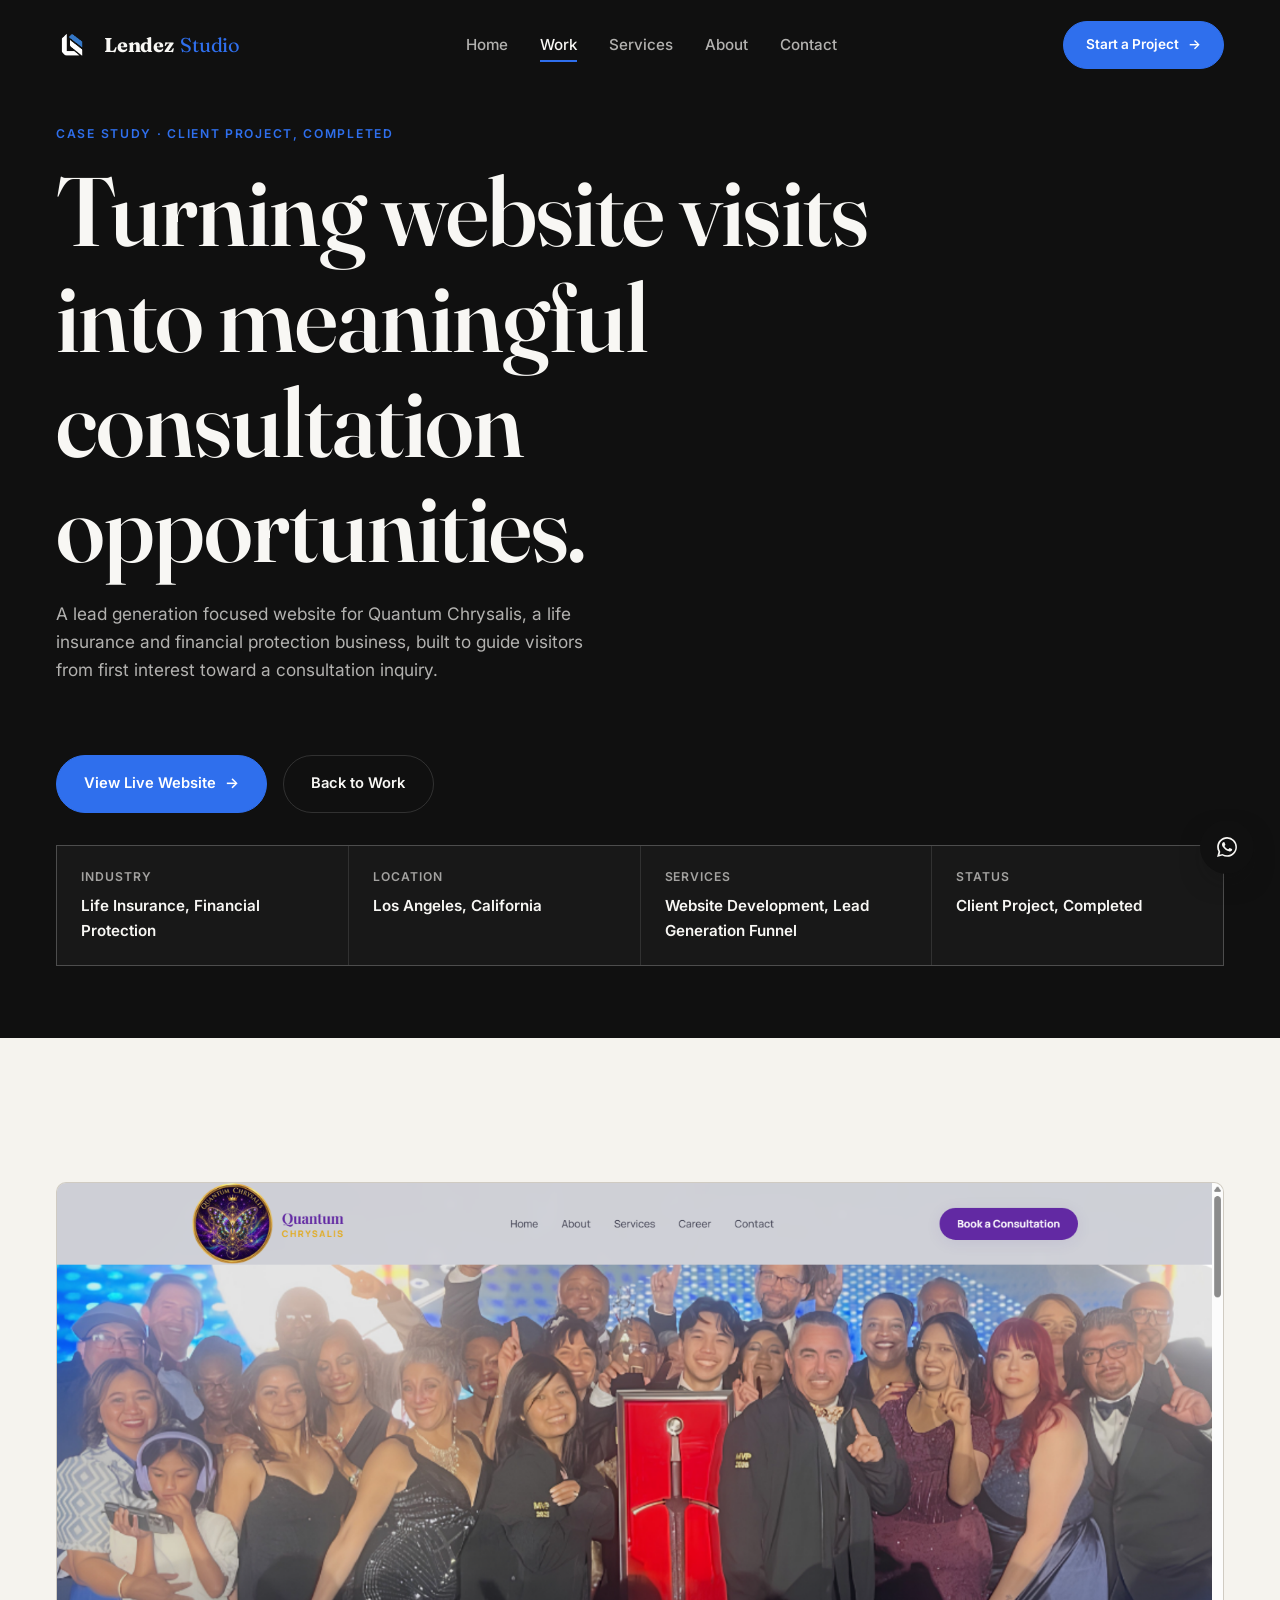
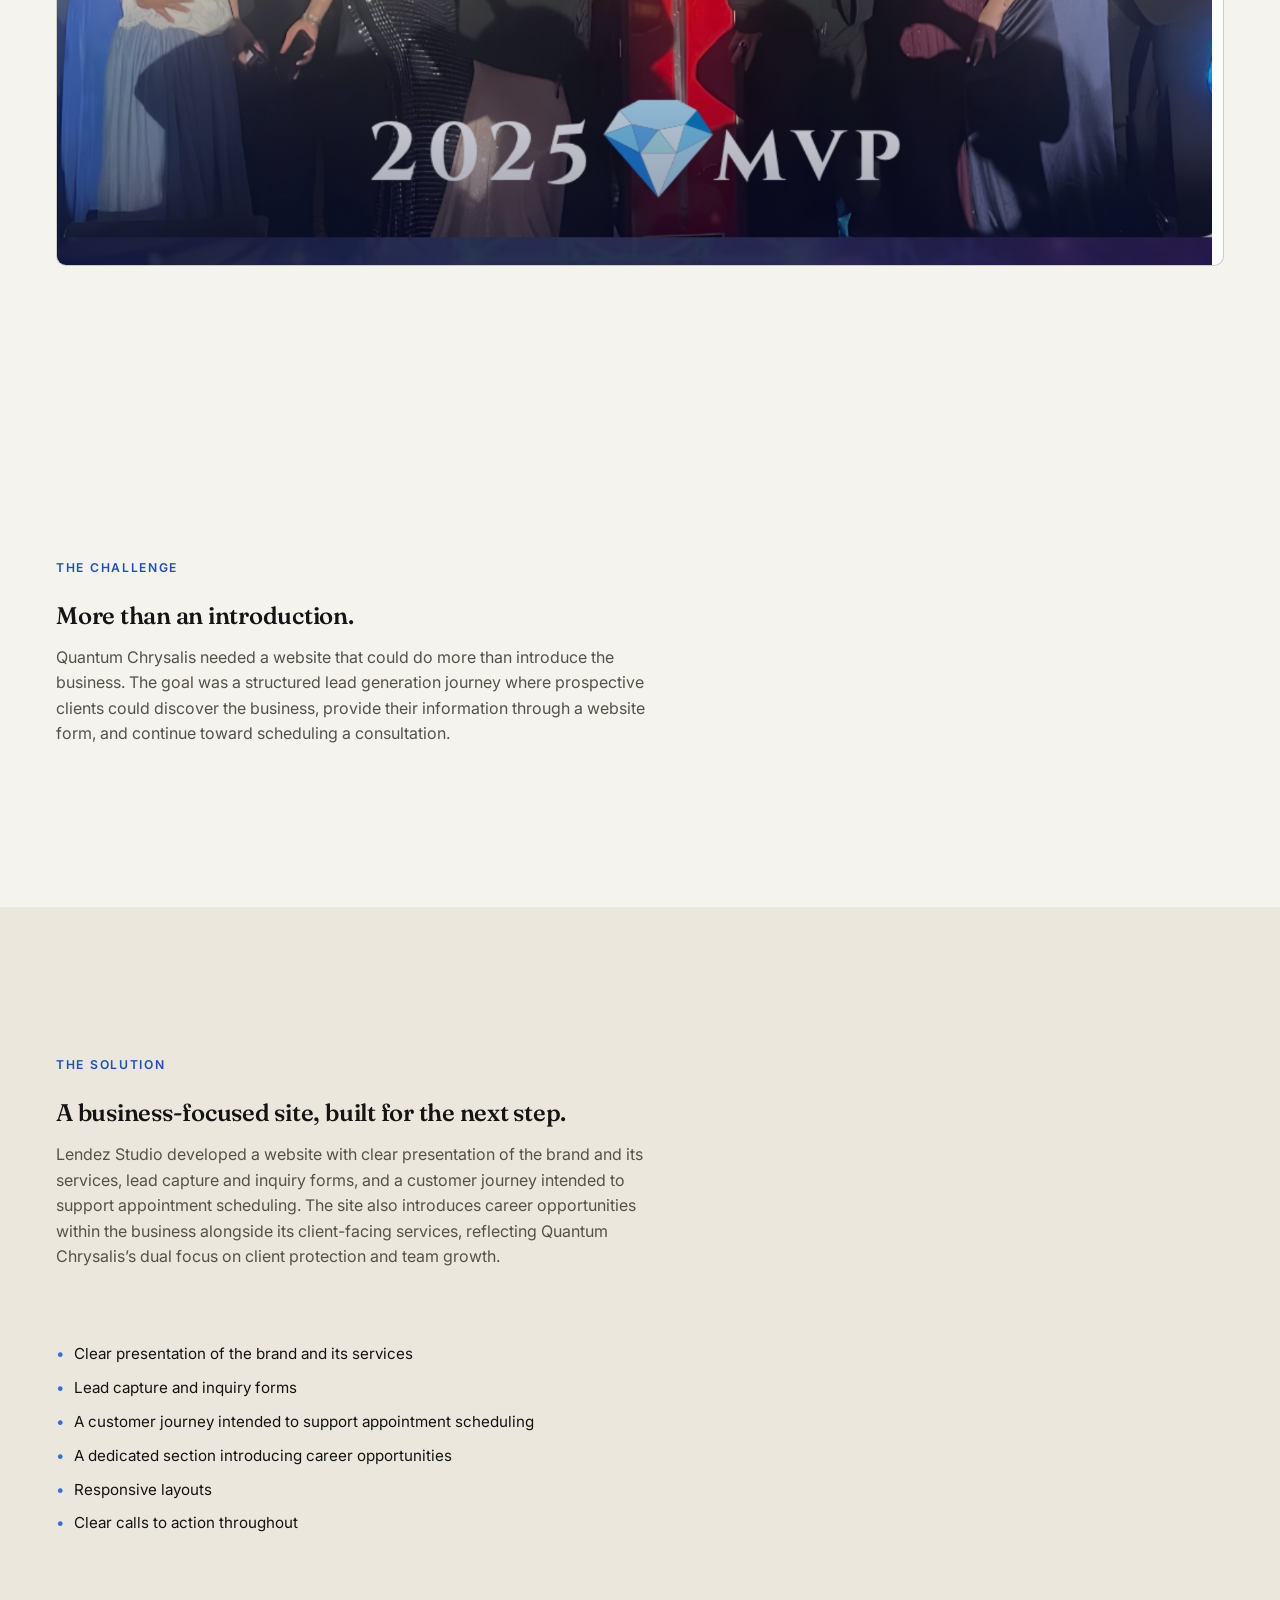
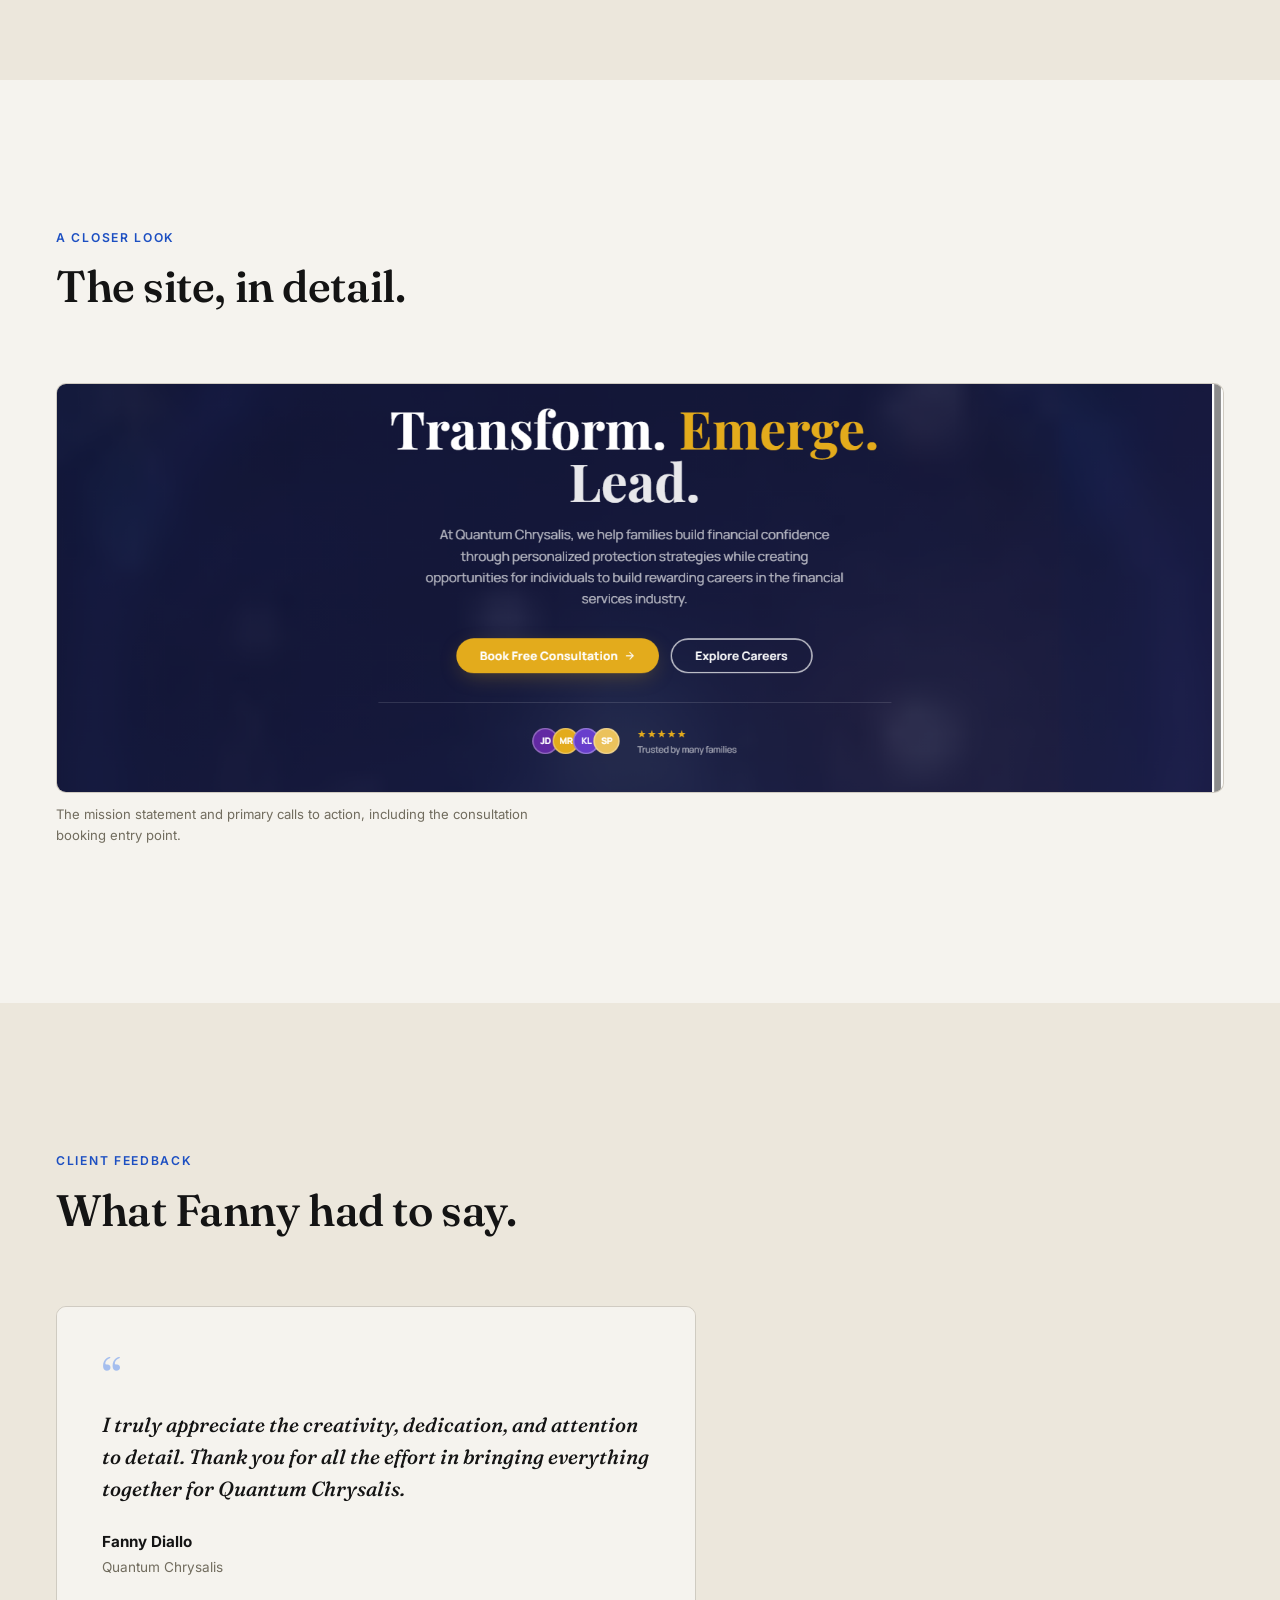
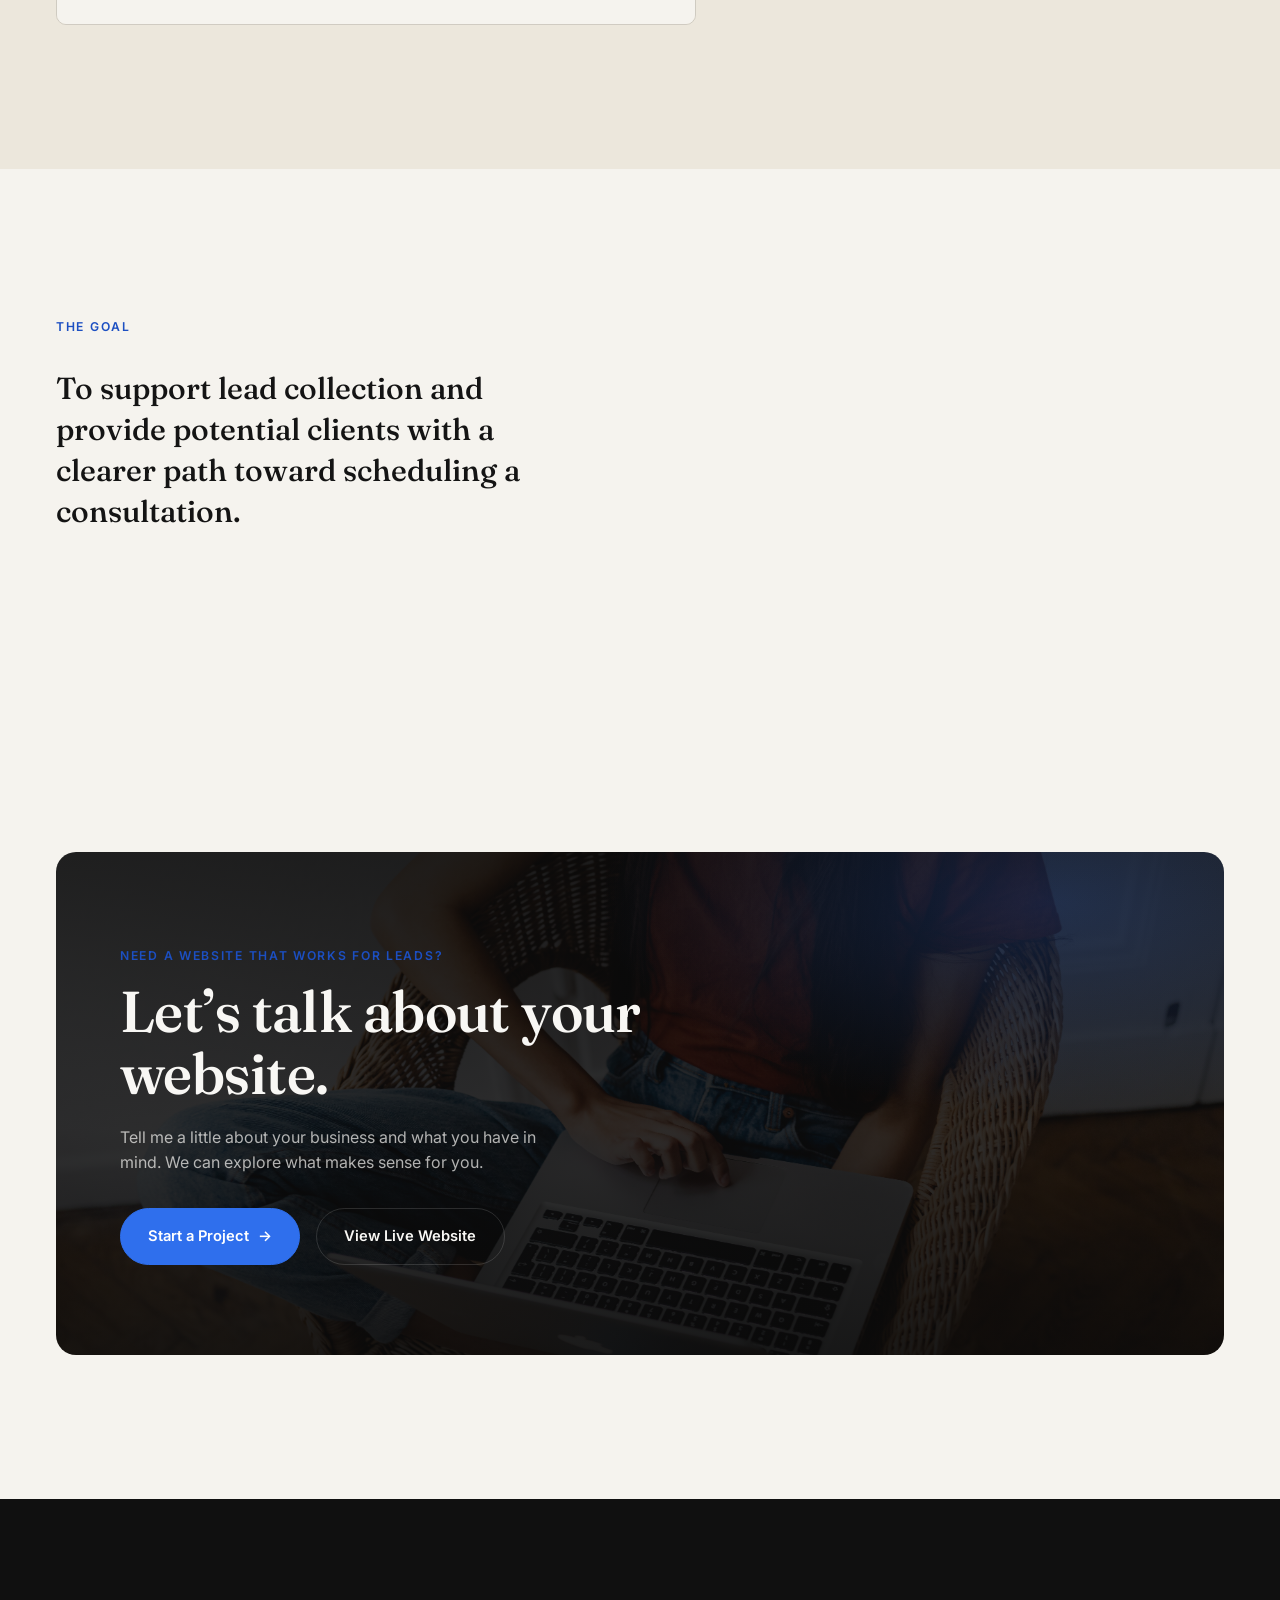
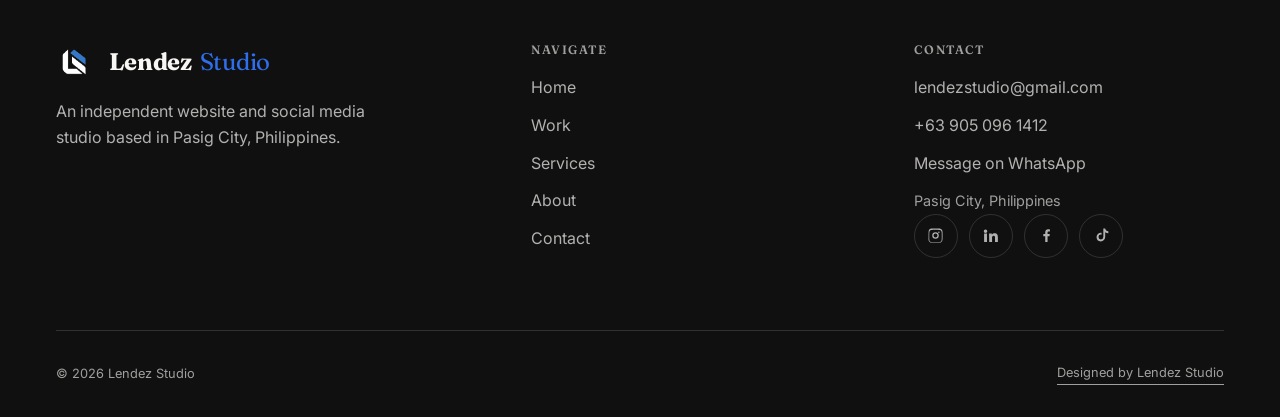
<file: case-study-quantum-chrysalis.html>
<!DOCTYPE html>
<html lang="en">
<head>
<meta charset="UTF-8">
<meta name="viewport" content="width=device-width, initial-scale=1.0">
<title>Quantum Chrysalis Case Study | Lendez Studio</title>
<meta name="description" content="How Lendez Studio built a lead generation focused website for Quantum Chrysalis, a life insurance and financial protection business, with inquiry forms and a path toward consultation booking.">
<link rel="canonical" href="https://lendezstudio.com/case-study-quantum-chrysalis.html">
<meta property="og:type" content="article">
<meta property="og:title" content="Quantum Chrysalis Case Study | Lendez Studio">
<meta property="og:description" content="A lead generation focused website for a life insurance and financial protection business, built to turn visits into consultation opportunities.">
<meta property="og:url" content="https://lendezstudio.com/case-study-quantum-chrysalis.html">
<meta property="og:image" content="https://lendezstudio.com/og-image.png">
<meta property="og:image:width" content="1731">
<meta property="og:image:height" content="909">
<meta property="og:image:alt" content="Lendez Studio, website design and social media management">
<meta name="twitter:card" content="summary_large_image">
<meta name="twitter:title" content="Quantum Chrysalis Case Study | Lendez Studio">
<meta name="twitter:description" content="A lead generation focused website for a life insurance and financial protection business, built to turn visits into consultation opportunities.">
<meta name="twitter:image" content="https://lendezstudio.com/og-image.png">
<link rel="icon" type="image/png" href="/images/favicon.png">
<link rel="apple-touch-icon" href="/images/favicon.png">
<link rel="preconnect" href="https://fonts.googleapis.com">
<link rel="preconnect" href="https://fonts.gstatic.com" crossorigin>
<link href="https://fonts.googleapis.com/css2?family=Fraunces:ital,opsz,wght@0,9..144,400..700;1,9..144,400..600&family=Inter:wght@400;500;600;700&display=swap" rel="stylesheet">
<link rel="stylesheet" href="css/site.css?v=14">
</head>
<body class="hero-dark">
<a class="skip-link" href="#main">Skip to content</a>
<div class="cursor-dot" aria-hidden="true"></div>

<header class="site-header">
  <div class="wrap nav-inner">
    <a href="index.html" class="logo" aria-label="Lendez Studio, home"><img src="images/ls-icon.png" alt="" class="logo-icon logo-icon-dark" width="32" height="32"><img src="images/ls-icon-white.png" alt="" class="logo-icon logo-icon-light" width="32" height="32">Lendez <span class="logo-studio">Studio</span></a>
    <nav aria-label="Primary">
      <ul class="nav-links">
        <li><a href="index.html">Home</a></li>
        <li><a href="work.html" aria-current="page">Work</a></li>
        <li><a href="services.html">Services</a></li>
        <li><a href="about.html">About</a></li>
        <li><a href="contact.html">Contact</a></li>
      </ul>
    </nav>
    <div class="nav-cta">
      <a href="contact.html" class="btn btn-primary">Start a Project <span class="btn-arrow">&rarr;</span></a>
    </div>
    <button class="menu-toggle" aria-label="Open menu" aria-expanded="false">
      <span></span><span></span><span></span>
    </button>
  </div>
</header>

<div class="mobile-menu" id="mobile-menu">
  <ul>
    <li><a href="index.html"><span class="mm-num">01</span>Home</a></li>
    <li><a href="work.html"><span class="mm-num">02</span>Work</a></li>
    <li><a href="services.html"><span class="mm-num">03</span>Services</a></li>
    <li><a href="about.html"><span class="mm-num">04</span>About</a></li>
    <li><a href="contact.html"><span class="mm-num">05</span>Contact</a></li>
  </ul>
  <div class="mm-foot">
    <a href="mailto:lendezstudio@gmail.com">lendezstudio@gmail.com</a>
    <a href="tel:+639050961412">+63 905 096 1412</a>
    <a href="https://wa.me/639050961412" target="_blank" rel="noopener">Message on WhatsApp</a>
  </div>
</div>

<main id="main">

  <section class="page-head on-ink">
    <div class="wrap reveal">
      <span class="eyebrow">Case Study &middot; Client Project, Completed</span>
      <h1>Turning website visits into meaningful consultation opportunities.</h1>
      <p class="lede">A lead generation focused website for Quantum Chrysalis, a life insurance and financial protection business, built to guide visitors from first interest toward a consultation inquiry.</p>
      <div class="hero-ctas mt-lg">
        <a href="https://www.quantumchrysalis.com/" target="_blank" rel="noopener" class="btn btn-primary">View Live Website <span class="btn-arrow">&rarr;</span></a>
        <a href="work.html" class="btn btn-ghost">Back to Work</a>
      </div>
      <div class="cs-meta">
        <div class="cs-meta-item"><span class="cs-label">Industry</span><span class="cs-value">Life Insurance, Financial Protection</span></div>
        <div class="cs-meta-item"><span class="cs-label">Location</span><span class="cs-value">Los Angeles, California</span></div>
        <div class="cs-meta-item"><span class="cs-label">Services</span><span class="cs-value">Website Development, Lead Generation Funnel</span></div>
        <div class="cs-meta-item"><span class="cs-label">Status</span><span class="cs-value">Client Project, Completed</span></div>
      </div>
    </div>
  </section>

  <section class="section-pad">
    <div class="wrap">
      <div class="cs-shot reveal">
        <img src="images/case-studies/quantum-hero.png" alt="Quantum Chrysalis homepage hero, showing the brand's recognition photo and primary navigation" width="1600" height="936" loading="lazy">
      </div>
    </div>
  </section>

  <section class="section-pad">
    <div class="wrap">
      <div class="cs-section reveal">
        <span class="eyebrow">The Challenge</span>
        <h2>More than an introduction.</h2>
        <p>Quantum Chrysalis needed a website that could do more than introduce the business. The goal was a structured lead generation journey where prospective clients could discover the business, provide their information through a website form, and continue toward scheduling a consultation.</p>
      </div>
    </div>
  </section>

  <section class="section-pad band-tint">
    <div class="wrap">
      <div class="cs-section reveal">
        <span class="eyebrow">The Solution</span>
        <h2>A business-focused site, built for the next step.</h2>
        <p>Lendez Studio developed a website with clear presentation of the brand and its services, lead capture and inquiry forms, and a customer journey intended to support appointment scheduling. The site also introduces career opportunities within the business alongside its client-facing services, reflecting Quantum Chrysalis&rsquo;s dual focus on client protection and team growth.</p>
      </div>
      <ul class="svc-list mt-lg">
        <li>Clear presentation of the brand and its services</li>
        <li>Lead capture and inquiry forms</li>
        <li>A customer journey intended to support appointment scheduling</li>
        <li>A dedicated section introducing career opportunities</li>
        <li>Responsive layouts</li>
        <li>Clear calls to action throughout</li>
      </ul>
    </div>
  </section>

  <section class="section-pad">
    <div class="wrap">
      <div class="section-head reveal">
        <div>
          <span class="eyebrow">A Closer Look</span>
          <h2>The site, in detail.</h2>
        </div>
      </div>
      <div class="cs-shot reveal">
        <img src="images/case-studies/quantum-mission.png" alt="Quantum Chrysalis mission statement, reading: at Quantum Chrysalis, we help families build financial confidence through personalized protection strategies while creating opportunities for individuals to build rewarding careers in the financial services industry" width="1600" height="560" loading="lazy">
      </div>
      <p class="cs-shot-cap">The mission statement and primary calls to action, including the consultation booking entry point.</p>
    </div>
  </section>

  <section class="section-pad band-tint">
    <div class="wrap">
      <div class="section-head reveal">
        <div>
          <span class="eyebrow">Client Feedback</span>
          <h2>What Fanny had to say.</h2>
        </div>
      </div>
      <div class="cs-testimonial reveal">
        <div class="testimonial-card">
          <span class="t-mark" aria-hidden="true">&ldquo;</span>
          <p class="t-quote">I truly appreciate the creativity, dedication, and attention to detail. Thank you for all the effort in bringing everything together for Quantum Chrysalis.</p>
          <div class="t-attrib">
            <span class="t-name">Fanny Diallo</span>
            <span class="t-biz">Quantum Chrysalis</span>
          </div>
        </div>
      </div>
    </div>
  </section>

  <section class="section-pad">
    <div class="wrap">
      <div class="cs-section reveal">
        <span class="eyebrow">The Goal</span>
        <p class="pull">To support lead collection and provide potential clients with a clearer path toward scheduling a consultation.</p>
      </div>
    </div>
  </section>

  <section class="section-pad">
    <div class="final-cta reveal">
      <span class="eyebrow">Need A Website That Works For Leads?</span>
      <h2>Let&rsquo;s talk about your website.</h2>
      <p>Tell me a little about your business and what you have in mind. We can explore what makes sense for you.</p>
      <div class="hero-ctas">
        <a href="contact.html" class="btn btn-primary">Start a Project <span class="btn-arrow">&rarr;</span></a>
        <a href="https://www.quantumchrysalis.com/" target="_blank" rel="noopener" class="btn btn-ghost">View Live Website</a>
      </div>
    </div>
  </section>

</main>

<footer class="site-footer">
  <div class="wrap">
    <div class="footer-top">
      <div class="footer-brand">
        <a href="index.html" class="logo" aria-label="Lendez Studio, home"><img src="images/ls-icon-white.png" alt="" class="logo-icon" width="32" height="32">Lendez <span class="logo-studio">Studio</span></a>
        <p>An independent website and social media studio based in Pasig City, Philippines.</p>
      </div>
      <div class="footer-col">
        <h4>Navigate</h4>
        <ul>
          <li><a href="index.html">Home</a></li>
          <li><a href="work.html">Work</a></li>
          <li><a href="services.html">Services</a></li>
          <li><a href="about.html">About</a></li>
          <li><a href="contact.html">Contact</a></li>
        </ul>
      </div>
      <div class="footer-col">
        <h4>Contact</h4>
        <ul>
          <li><a href="mailto:lendezstudio@gmail.com">lendezstudio@gmail.com</a></li>
          <li><a href="tel:+639050961412">+63 905 096 1412</a></li>
          <li><a href="https://wa.me/639050961412" target="_blank" rel="noopener">Message on WhatsApp</a></li>
          <li><span class="muted" style="color:var(--on-ink-faint)">Pasig City, Philippines</span></li>
        </ul>
        <div class="social-icons footer-social">
          <a href="https://www.instagram.com/lynethlendez/" target="_blank" rel="noopener" aria-label="Instagram">
            <svg viewBox="0 0 24 24" fill="currentColor"><path d="M12 2.2c3.2 0 3.58.01 4.85.07 1.17.05 1.97.24 2.43.41.55.2.99.44 1.4.86.42.41.66.85.86 1.4.17.46.36 1.26.41 2.43.06 1.27.07 1.65.07 4.85s-.01 3.58-.07 4.85c-.05 1.17-.24 1.97-.41 2.43-.2.55-.44.99-.86 1.4-.41.42-.85.66-1.4.86-.46.17-1.26.36-2.43.41-1.27.06-1.65.07-4.85.07s-3.58-.01-4.85-.07c-1.17-.05-1.97-.24-2.43-.41-.55-.2-.99-.44-1.4-.86-.42-.41-.66-.85-.86-1.4-.17-.46-.36-1.26-.41-2.43C2.21 15.58 2.2 15.2 2.2 12s.01-3.58.07-4.85c.05-1.17.24-1.97.41-2.43.2-.55.44-.99.86-1.4.41-.42.85-.66 1.4-.86.46-.17 1.26-.36 2.43-.41C8.42 2.21 8.8 2.2 12 2.2zm0 1.8c-3.15 0-3.5.01-4.73.07-.96.04-1.48.2-1.82.34-.46.18-.78.39-1.13.73-.34.35-.55.67-.73 1.13-.14.34-.3.86-.34 1.82-.06 1.23-.07 1.58-.07 4.73s.01 3.5.07 4.73c.04.96.2 1.48.34 1.82.18.46.39.78.73 1.13.35.34.67.55 1.13.73.34.14.86.3 1.82.34 1.23.06 1.58.07 4.73.07s3.5-.01 4.73-.07c.96-.04 1.48-.2 1.82-.34.46-.18.78-.39 1.13-.73.34-.35.55-.67.73-1.13.14-.34.3-.86.34-1.82.06-1.23.07-1.58.07-4.73s-.01-3.5-.07-4.73c-.04-.96-.2-1.48-.34-1.82-.18-.46-.39-.78-.73-1.13-.35-.34-.67-.55-1.13-.73-.34-.14-.86-.3-1.82-.34C15.5 4.01 15.15 4 12 4zm0 3.4a4.6 4.6 0 1 1 0 9.2 4.6 4.6 0 0 1 0-9.2zm0 1.8a2.8 2.8 0 1 0 0 5.6 2.8 2.8 0 0 0 0-5.6zm5.85-2a1.08 1.08 0 1 1-2.15 0 1.08 1.08 0 0 1 2.15 0z"/></svg>
          </a>
          <a href="https://www.linkedin.com/in/lyneth-lendez-19b93721a/" target="_blank" rel="noopener" aria-label="LinkedIn">
            <svg viewBox="0 0 24 24" fill="currentColor"><path d="M4.98 3.5a2.5 2.5 0 1 1 0 5 2.5 2.5 0 0 1 0-5zM3 9h4v12H3zm7 0h3.8v1.7h.05c.53-.95 1.83-1.95 3.77-1.95 4.03 0 4.78 2.5 4.78 5.76V21h-4v-5.6c0-1.34-.03-3.06-1.94-3.06-1.95 0-2.25 1.44-2.25 2.96V21h-4z"/></svg>
          </a>
          <a href="https://www.facebook.com/Lynthlendz" target="_blank" rel="noopener" aria-label="Facebook">
            <svg viewBox="0 0 24 24" fill="currentColor"><path d="M13.5 21v-8.1h2.72l.41-3.16H13.5V7.75c0-.92.26-1.54 1.6-1.54h1.7V3.4c-.3-.04-1.3-.13-2.47-.13-2.44 0-4.11 1.49-4.11 4.22v2.35H7.5v3.16h2.72V21z"/></svg>
          </a>
          <a href="https://www.tiktok.com/@lynethlendez" target="_blank" rel="noopener" aria-label="TikTok">
            <svg viewBox="0 0 24 24" fill="currentColor"><path d="M14.5 2h2.7c.16 1.1.7 2.08 1.5 2.8.8.7 1.83 1.14 2.97 1.2v2.75a7.6 7.6 0 0 1-4.47-1.42v6.8c0 3.4-2.77 6.17-6.18 6.17A6.18 6.18 0 0 1 5 14.13a6.18 6.18 0 0 1 6.18-6.18c.32 0 .63.02.93.07v2.83a3.4 3.4 0 0 0-.93-.13 3.4 3.4 0 1 0 3.4 3.4V2z"/></svg>
          </a>
        </div>
      </div>
    </div>
    <div class="footer-bottom">
      <span>&copy; <span data-year></span> Lendez Studio</span>
      <a href="about.html">Designed by Lendez Studio</a>
    </div>
  </div>
</footer>

<a href="https://wa.me/639050961412" target="_blank" rel="noopener" class="wa-float" aria-label="Message on WhatsApp">
  <svg viewBox="0 0 24 24" fill="currentColor"><path d="M12.04 2C6.58 2 2.13 6.45 2.13 11.91c0 1.75.46 3.45 1.32 4.95L2.05 22l5.25-1.38a9.9 9.9 0 0 0 4.74 1.21h.01c5.46 0 9.9-4.45 9.9-9.91 0-2.65-1.03-5.14-2.9-7.01A9.82 9.82 0 0 0 12.04 2m0 1.67c2.24 0 4.35.87 5.94 2.46a8.3 8.3 0 0 1 2.45 5.92c0 4.55-3.71 8.25-8.29 8.25a8.4 8.4 0 0 1-4.22-1.14l-.3-.18-3.12.82.83-3.04-.2-.31a8.2 8.2 0 0 1-1.28-4.42c0-4.55 3.71-8.36 8.19-8.36M8.5 7.2c-.16 0-.43.06-.65.31s-.86.84-.86 2.04.88 2.37 1 2.53 1.73 2.78 4.29 3.79c2.12.84 2.55.67 3.01.63s1.48-.6 1.69-1.19.21-1.08.15-1.19-.23-.17-.48-.3-1.48-.73-1.71-.81-.4-.13-.57.13-.65.81-.8.98-.3.19-.55.06a6.9 6.9 0 0 1-2.03-1.25 7.6 7.6 0 0 1-1.4-1.74c-.15-.25 0-.38.11-.51.12-.13.25-.31.38-.46s.16-.26.24-.44.04-.32-.02-.44-.57-1.38-.79-1.89-.42-.42-.57-.42Z"/></svg>
</a>

<script src="js/main.js"></script>
</body>
</html>
</file>
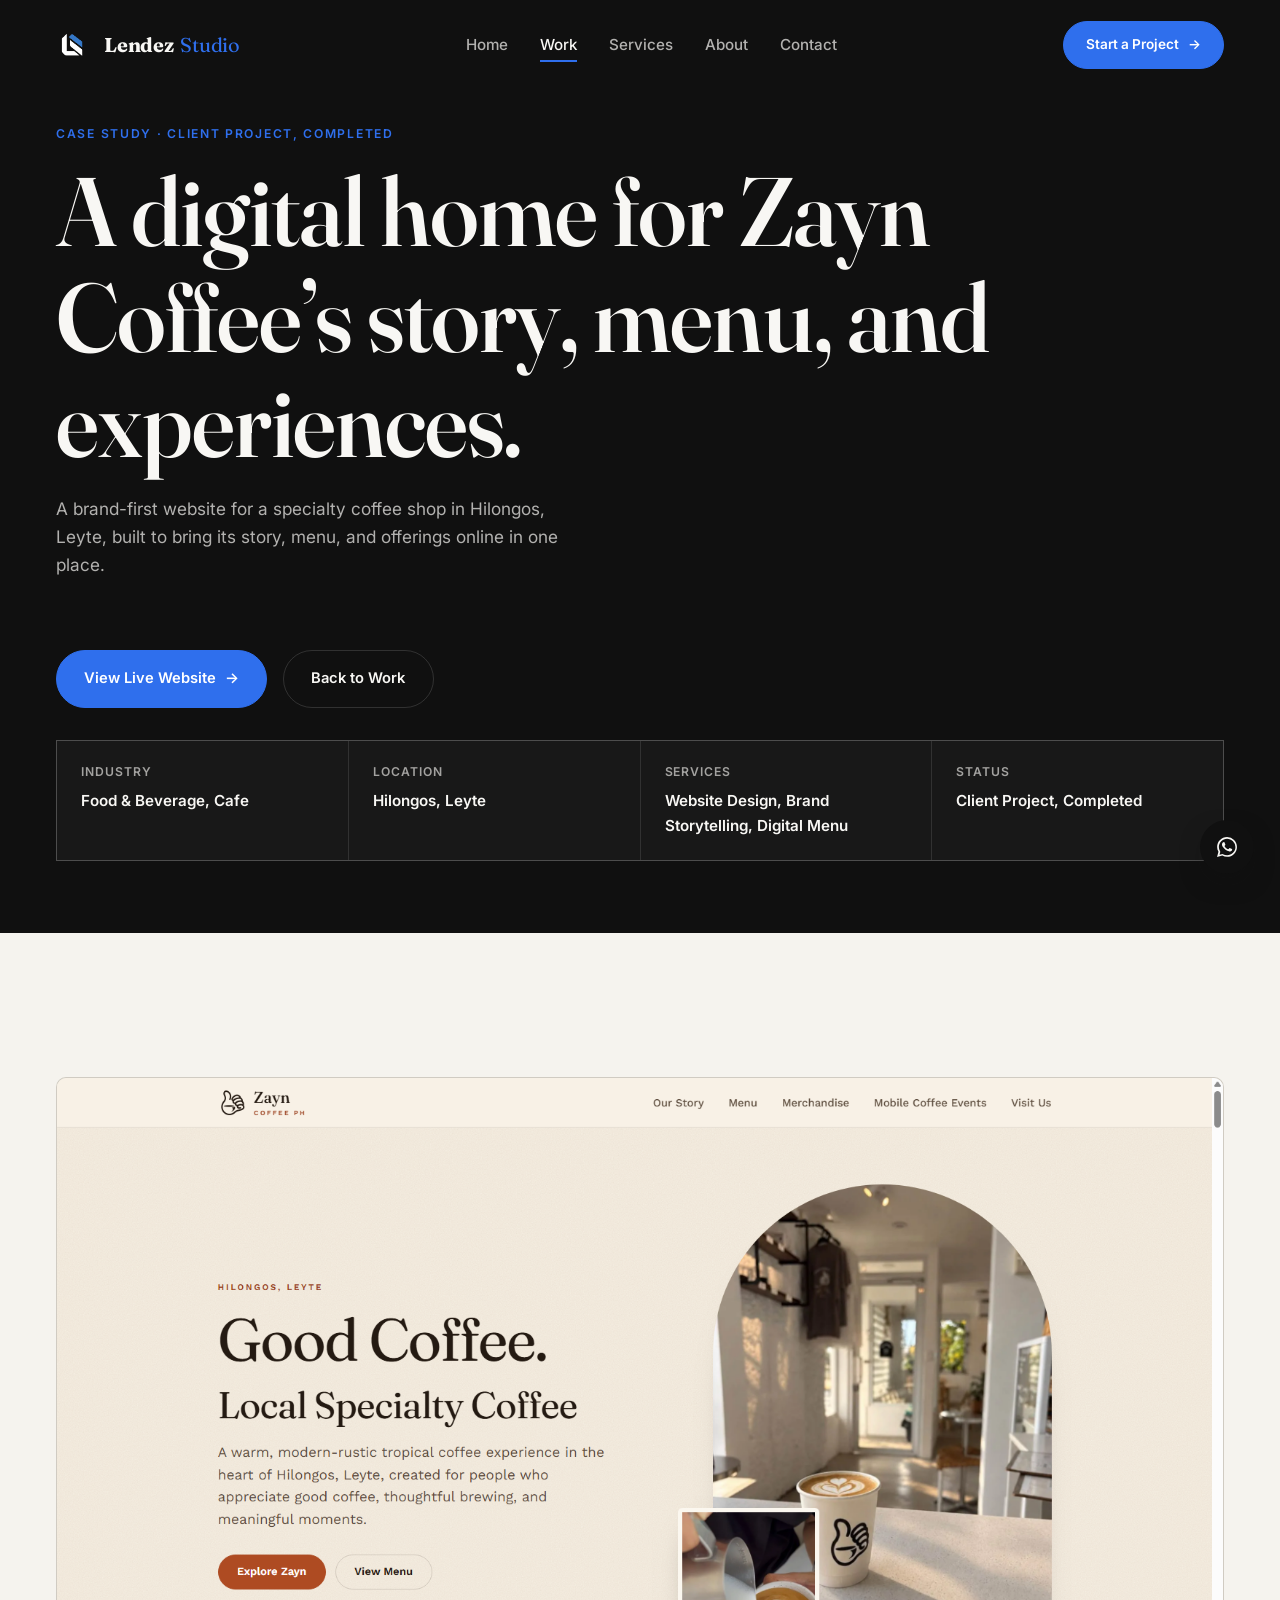
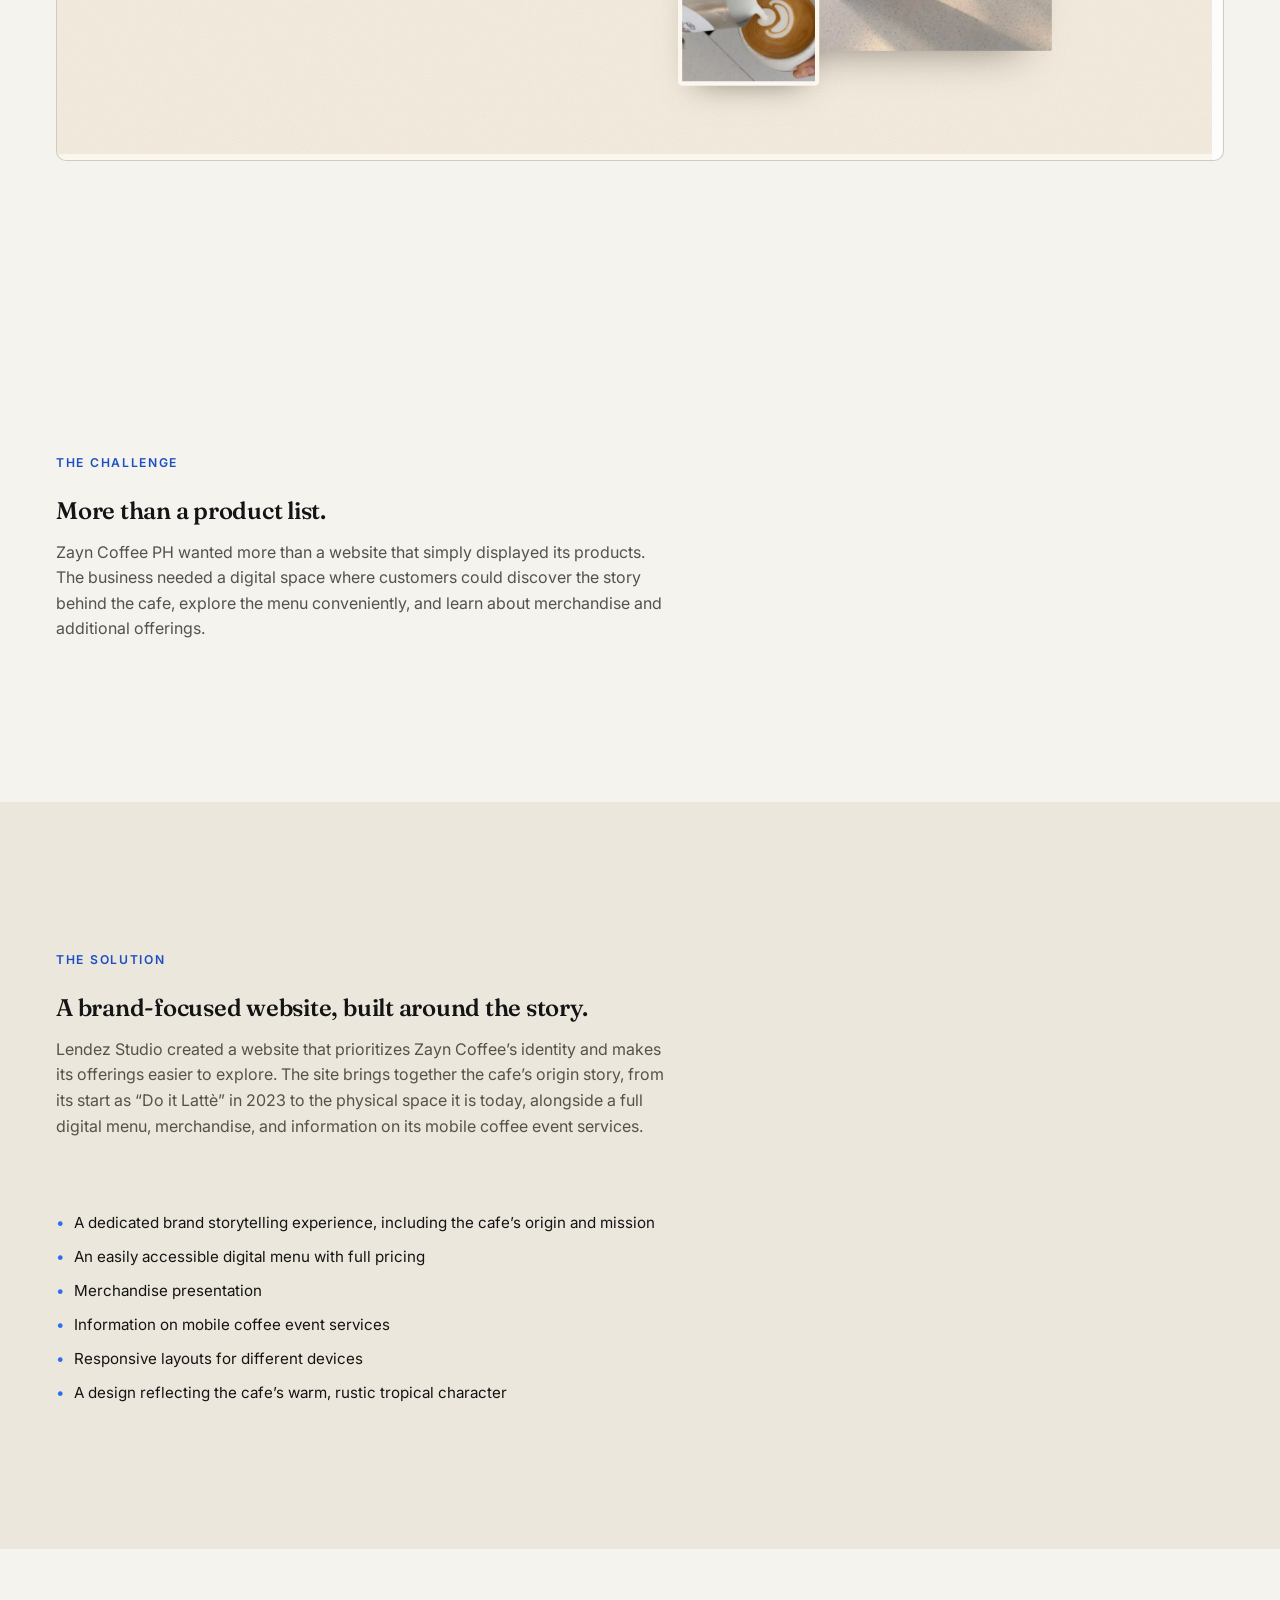
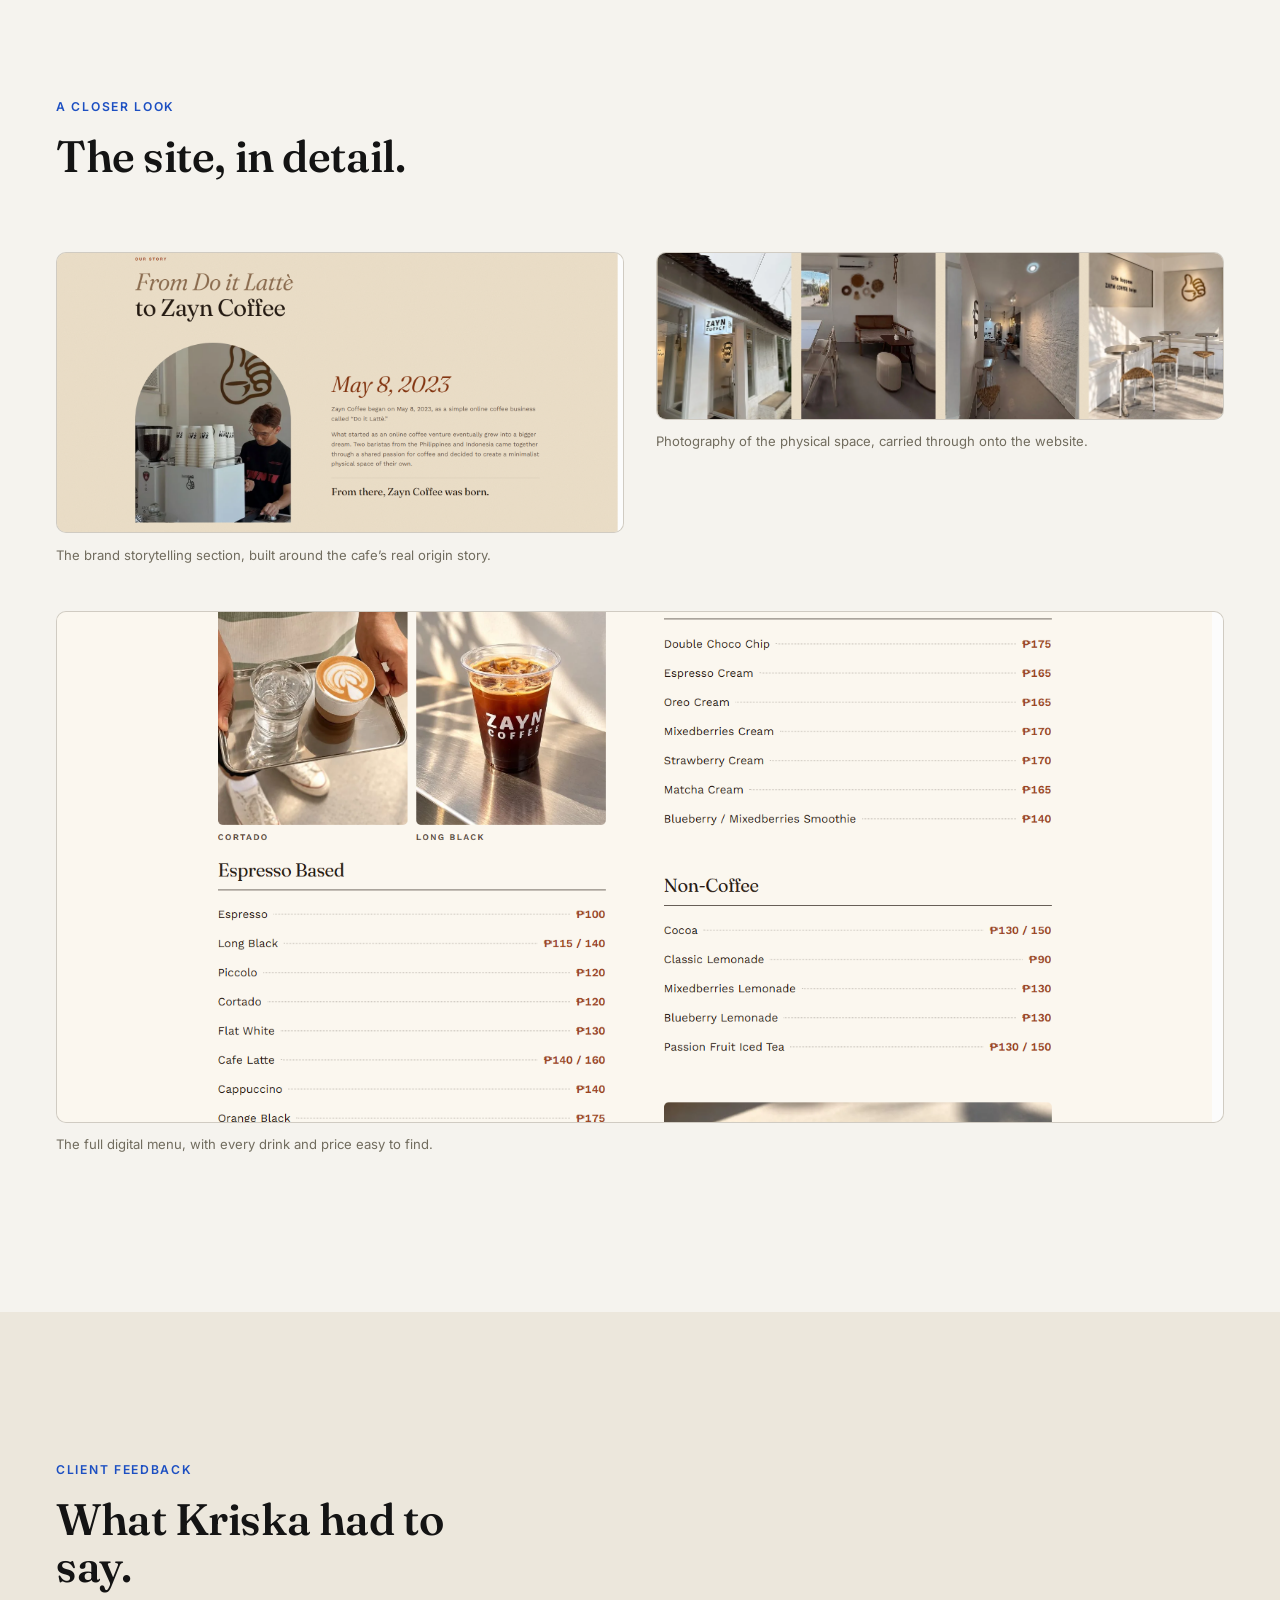
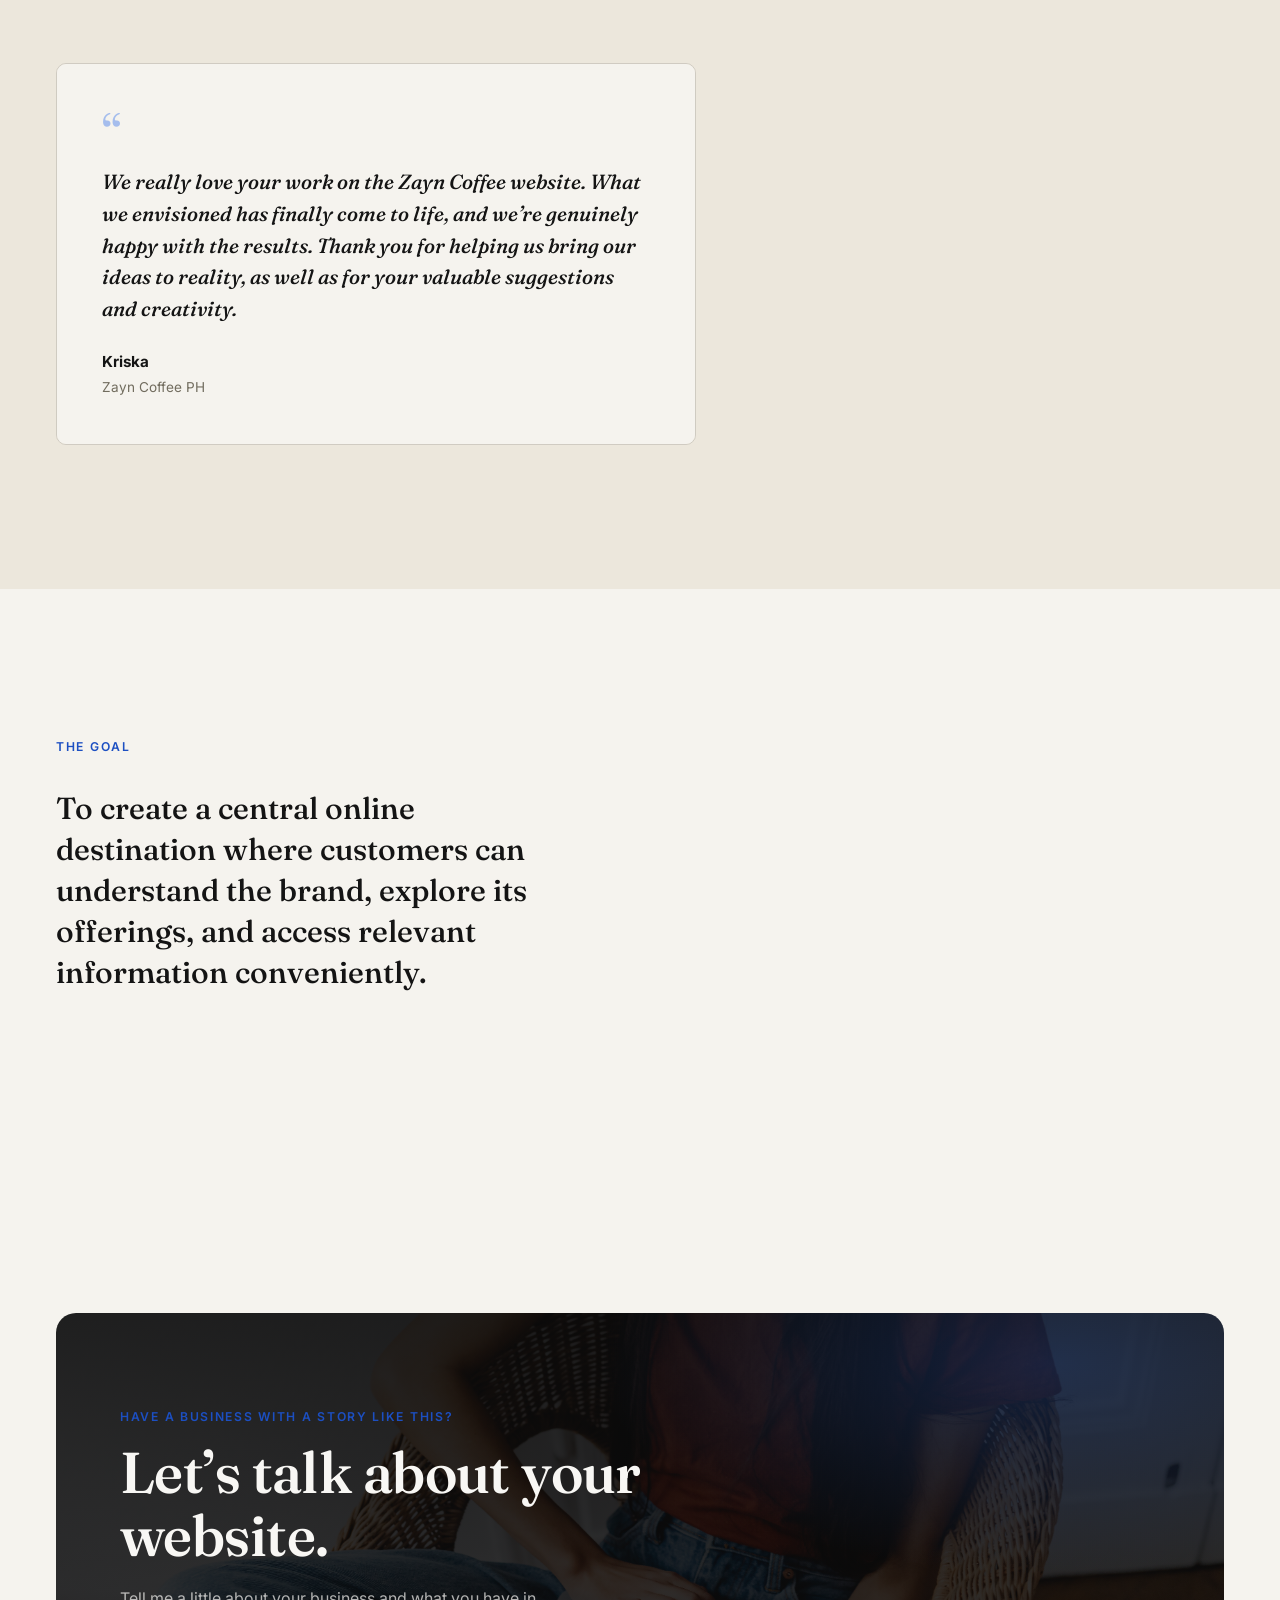
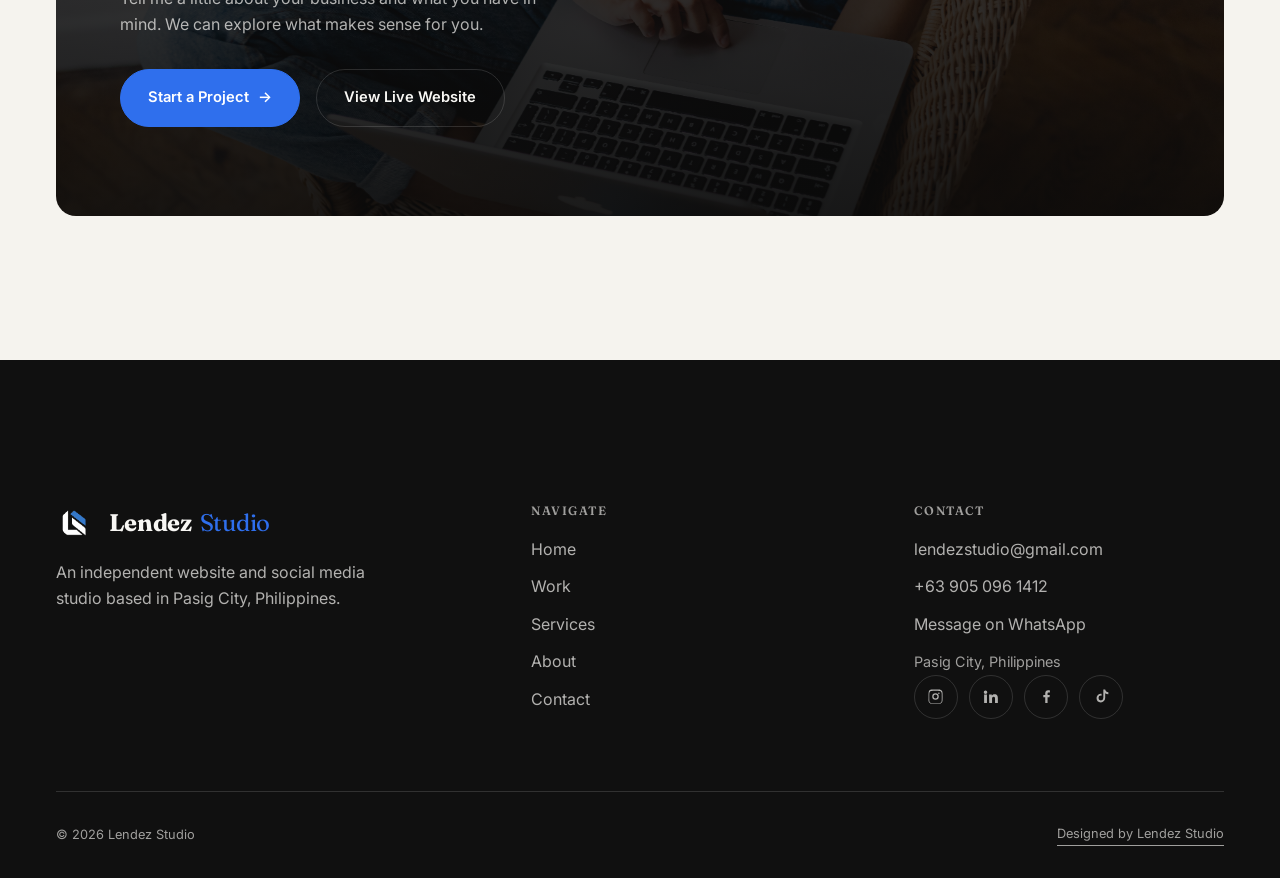
<file: case-study-zayn-coffee.html>
<!DOCTYPE html>
<html lang="en">
<head>
<meta charset="UTF-8">
<meta name="viewport" content="width=device-width, initial-scale=1.0">
<title>Zayn Coffee PH Case Study | Lendez Studio</title>
<meta name="description" content="How Lendez Studio built a brand-first website for Zayn Coffee PH, a specialty coffee shop in Hilongos, Leyte, bringing its story, menu, and offerings online.">
<link rel="canonical" href="https://lendezstudio.com/case-study-zayn-coffee.html">
<meta property="og:type" content="article">
<meta property="og:title" content="Zayn Coffee PH Case Study | Lendez Studio">
<meta property="og:description" content="A brand-first website for a specialty coffee shop in Hilongos, Leyte, built to bring its story, menu, and offerings online.">
<meta property="og:url" content="https://lendezstudio.com/case-study-zayn-coffee.html">
<meta property="og:image" content="https://lendezstudio.com/og-image.png">
<meta property="og:image:width" content="1731">
<meta property="og:image:height" content="909">
<meta property="og:image:alt" content="Lendez Studio, website design and social media management">
<meta name="twitter:card" content="summary_large_image">
<meta name="twitter:title" content="Zayn Coffee PH Case Study | Lendez Studio">
<meta name="twitter:description" content="A brand-first website for a specialty coffee shop in Hilongos, Leyte, built to bring its story, menu, and offerings online.">
<meta name="twitter:image" content="https://lendezstudio.com/og-image.png">
<link rel="icon" type="image/png" href="/images/favicon.png">
<link rel="apple-touch-icon" href="/images/favicon.png">
<link rel="preconnect" href="https://fonts.googleapis.com">
<link rel="preconnect" href="https://fonts.gstatic.com" crossorigin>
<link href="https://fonts.googleapis.com/css2?family=Fraunces:ital,opsz,wght@0,9..144,400..700;1,9..144,400..600&family=Inter:wght@400;500;600;700&display=swap" rel="stylesheet">
<link rel="stylesheet" href="css/site.css?v=14">
</head>
<body class="hero-dark">
<a class="skip-link" href="#main">Skip to content</a>
<div class="cursor-dot" aria-hidden="true"></div>

<header class="site-header">
  <div class="wrap nav-inner">
    <a href="index.html" class="logo" aria-label="Lendez Studio, home"><img src="images/ls-icon.png" alt="" class="logo-icon logo-icon-dark" width="32" height="32"><img src="images/ls-icon-white.png" alt="" class="logo-icon logo-icon-light" width="32" height="32">Lendez <span class="logo-studio">Studio</span></a>
    <nav aria-label="Primary">
      <ul class="nav-links">
        <li><a href="index.html">Home</a></li>
        <li><a href="work.html" aria-current="page">Work</a></li>
        <li><a href="services.html">Services</a></li>
        <li><a href="about.html">About</a></li>
        <li><a href="contact.html">Contact</a></li>
      </ul>
    </nav>
    <div class="nav-cta">
      <a href="contact.html" class="btn btn-primary">Start a Project <span class="btn-arrow">&rarr;</span></a>
    </div>
    <button class="menu-toggle" aria-label="Open menu" aria-expanded="false">
      <span></span><span></span><span></span>
    </button>
  </div>
</header>

<div class="mobile-menu" id="mobile-menu">
  <ul>
    <li><a href="index.html"><span class="mm-num">01</span>Home</a></li>
    <li><a href="work.html"><span class="mm-num">02</span>Work</a></li>
    <li><a href="services.html"><span class="mm-num">03</span>Services</a></li>
    <li><a href="about.html"><span class="mm-num">04</span>About</a></li>
    <li><a href="contact.html"><span class="mm-num">05</span>Contact</a></li>
  </ul>
  <div class="mm-foot">
    <a href="mailto:lendezstudio@gmail.com">lendezstudio@gmail.com</a>
    <a href="tel:+639050961412">+63 905 096 1412</a>
    <a href="https://wa.me/639050961412" target="_blank" rel="noopener">Message on WhatsApp</a>
  </div>
</div>

<main id="main">

  <section class="page-head on-ink">
    <div class="wrap reveal">
      <span class="eyebrow">Case Study &middot; Client Project, Completed</span>
      <h1>A digital home for Zayn Coffee&rsquo;s story, menu, and experiences.</h1>
      <p class="lede">A brand-first website for a specialty coffee shop in Hilongos, Leyte, built to bring its story, menu, and offerings online in one place.</p>
      <div class="hero-ctas mt-lg">
        <a href="https://lendezstudio.github.io/Zayn-Coffee-PH/" target="_blank" rel="noopener" class="btn btn-primary">View Live Website <span class="btn-arrow">&rarr;</span></a>
        <a href="work.html" class="btn btn-ghost">Back to Work</a>
      </div>
      <div class="cs-meta">
        <div class="cs-meta-item"><span class="cs-label">Industry</span><span class="cs-value">Food &amp; Beverage, Cafe</span></div>
        <div class="cs-meta-item"><span class="cs-label">Location</span><span class="cs-value">Hilongos, Leyte</span></div>
        <div class="cs-meta-item"><span class="cs-label">Services</span><span class="cs-value">Website Design, Brand Storytelling, Digital Menu</span></div>
        <div class="cs-meta-item"><span class="cs-label">Status</span><span class="cs-value">Client Project, Completed</span></div>
      </div>
    </div>
  </section>

  <section class="section-pad">
    <div class="wrap">
      <div class="cs-shot reveal">
        <img src="images/case-studies/zayn-hero.png" alt="Zayn Coffee PH homepage hero, showing the cafe's interior and a cup of coffee with the Zayn Coffee logo" width="1600" height="936" loading="lazy">
      </div>
    </div>
  </section>

  <section class="section-pad">
    <div class="wrap">
      <div class="cs-section reveal">
        <span class="eyebrow">The Challenge</span>
        <h2>More than a product list.</h2>
        <p>Zayn Coffee PH wanted more than a website that simply displayed its products. The business needed a digital space where customers could discover the story behind the cafe, explore the menu conveniently, and learn about merchandise and additional offerings.</p>
      </div>
    </div>
  </section>

  <section class="section-pad band-tint">
    <div class="wrap">
      <div class="cs-section reveal">
        <span class="eyebrow">The Solution</span>
        <h2>A brand-focused website, built around the story.</h2>
        <p>Lendez Studio created a website that prioritizes Zayn Coffee&rsquo;s identity and makes its offerings easier to explore. The site brings together the cafe&rsquo;s origin story, from its start as &ldquo;Do it Latt&egrave;&rdquo; in 2023 to the physical space it is today, alongside a full digital menu, merchandise, and information on its mobile coffee event services.</p>
      </div>
      <ul class="svc-list mt-lg">
        <li>A dedicated brand storytelling experience, including the cafe&rsquo;s origin and mission</li>
        <li>An easily accessible digital menu with full pricing</li>
        <li>Merchandise presentation</li>
        <li>Information on mobile coffee event services</li>
        <li>Responsive layouts for different devices</li>
        <li>A design reflecting the cafe&rsquo;s warm, rustic tropical character</li>
      </ul>
    </div>
  </section>

  <section class="section-pad">
    <div class="wrap">
      <div class="section-head reveal">
        <div>
          <span class="eyebrow">A Closer Look</span>
          <h2>The site, in detail.</h2>
        </div>
      </div>
      <div class="cs-gallery reveal">
        <div>
          <div class="cs-shot"><img src="images/case-studies/zayn-story.png" alt="Zayn Coffee PH's Our Story section, telling how the cafe began as an online business called Do it Latte in 2023, with a photo of a barista preparing coffee" width="1600" height="790" loading="lazy"></div>
          <p class="cs-shot-cap">The brand storytelling section, built around the cafe&rsquo;s real origin story.</p>
        </div>
        <div>
          <div class="cs-shot"><img src="images/case-studies/zayn-storefront.png" alt="Four photos of Zayn Coffee's physical storefront and interior, showing its thatched roof, earthy wood furniture, and seating area" width="1145" height="335" loading="lazy"></div>
          <p class="cs-shot-cap">Photography of the physical space, carried through onto the website.</p>
        </div>
        <div class="cs-shot-full">
          <div class="cs-shot"><img src="images/case-studies/zayn-menu.png" alt="Zayn Coffee PH's digital menu, listing espresso-based drinks, non-coffee options, and prices" width="1600" height="700" loading="lazy"></div>
          <p class="cs-shot-cap">The full digital menu, with every drink and price easy to find.</p>
        </div>
      </div>
    </div>
  </section>

  <section class="section-pad band-tint">
    <div class="wrap">
      <div class="section-head reveal">
        <div>
          <span class="eyebrow">Client Feedback</span>
          <h2>What Kriska had to say.</h2>
        </div>
      </div>
      <div class="cs-testimonial reveal">
        <div class="testimonial-card">
          <span class="t-mark" aria-hidden="true">&ldquo;</span>
          <p class="t-quote">We really love your work on the Zayn Coffee website. What we envisioned has finally come to life, and we&rsquo;re genuinely happy with the results. Thank you for helping us bring our ideas to reality, as well as for your valuable suggestions and creativity.</p>
          <div class="t-attrib">
            <span class="t-name">Kriska</span>
            <span class="t-biz">Zayn Coffee PH</span>
          </div>
        </div>
      </div>
    </div>
  </section>

  <section class="section-pad">
    <div class="wrap">
      <div class="cs-section reveal">
        <span class="eyebrow">The Goal</span>
        <p class="pull">To create a central online destination where customers can understand the brand, explore its offerings, and access relevant information conveniently.</p>
      </div>
    </div>
  </section>

  <section class="section-pad">
    <div class="final-cta reveal">
      <span class="eyebrow">Have A Business With A Story Like This?</span>
      <h2>Let&rsquo;s talk about your website.</h2>
      <p>Tell me a little about your business and what you have in mind. We can explore what makes sense for you.</p>
      <div class="hero-ctas">
        <a href="contact.html" class="btn btn-primary">Start a Project <span class="btn-arrow">&rarr;</span></a>
        <a href="https://lendezstudio.github.io/Zayn-Coffee-PH/" target="_blank" rel="noopener" class="btn btn-ghost">View Live Website</a>
      </div>
    </div>
  </section>

</main>

<footer class="site-footer">
  <div class="wrap">
    <div class="footer-top">
      <div class="footer-brand">
        <a href="index.html" class="logo" aria-label="Lendez Studio, home"><img src="images/ls-icon-white.png" alt="" class="logo-icon" width="32" height="32">Lendez <span class="logo-studio">Studio</span></a>
        <p>An independent website and social media studio based in Pasig City, Philippines.</p>
      </div>
      <div class="footer-col">
        <h4>Navigate</h4>
        <ul>
          <li><a href="index.html">Home</a></li>
          <li><a href="work.html">Work</a></li>
          <li><a href="services.html">Services</a></li>
          <li><a href="about.html">About</a></li>
          <li><a href="contact.html">Contact</a></li>
        </ul>
      </div>
      <div class="footer-col">
        <h4>Contact</h4>
        <ul>
          <li><a href="mailto:lendezstudio@gmail.com">lendezstudio@gmail.com</a></li>
          <li><a href="tel:+639050961412">+63 905 096 1412</a></li>
          <li><a href="https://wa.me/639050961412" target="_blank" rel="noopener">Message on WhatsApp</a></li>
          <li><span class="muted" style="color:var(--on-ink-faint)">Pasig City, Philippines</span></li>
        </ul>
        <div class="social-icons footer-social">
          <a href="https://www.instagram.com/lynethlendez/" target="_blank" rel="noopener" aria-label="Instagram">
            <svg viewBox="0 0 24 24" fill="currentColor"><path d="M12 2.2c3.2 0 3.58.01 4.85.07 1.17.05 1.97.24 2.43.41.55.2.99.44 1.4.86.42.41.66.85.86 1.4.17.46.36 1.26.41 2.43.06 1.27.07 1.65.07 4.85s-.01 3.58-.07 4.85c-.05 1.17-.24 1.97-.41 2.43-.2.55-.44.99-.86 1.4-.41.42-.85.66-1.4.86-.46.17-1.26.36-2.43.41-1.27.06-1.65.07-4.85.07s-3.58-.01-4.85-.07c-1.17-.05-1.97-.24-2.43-.41-.55-.2-.99-.44-1.4-.86-.42-.41-.66-.85-.86-1.4-.17-.46-.36-1.26-.41-2.43C2.21 15.58 2.2 15.2 2.2 12s.01-3.58.07-4.85c.05-1.17.24-1.97.41-2.43.2-.55.44-.99.86-1.4.41-.42.85-.66 1.4-.86.46-.17 1.26-.36 2.43-.41C8.42 2.21 8.8 2.2 12 2.2zm0 1.8c-3.15 0-3.5.01-4.73.07-.96.04-1.48.2-1.82.34-.46.18-.78.39-1.13.73-.34.35-.55.67-.73 1.13-.14.34-.3.86-.34 1.82-.06 1.23-.07 1.58-.07 4.73s.01 3.5.07 4.73c.04.96.2 1.48.34 1.82.18.46.39.78.73 1.13.35.34.67.55 1.13.73.34.14.86.3 1.82.34 1.23.06 1.58.07 4.73.07s3.5-.01 4.73-.07c.96-.04 1.48-.2 1.82-.34.46-.18.78-.39 1.13-.73.34-.35.55-.67.73-1.13.14-.34.3-.86.34-1.82.06-1.23.07-1.58.07-4.73s-.01-3.5-.07-4.73c-.04-.96-.2-1.48-.34-1.82-.18-.46-.39-.78-.73-1.13-.35-.34-.67-.55-1.13-.73-.34-.14-.86-.3-1.82-.34C15.5 4.01 15.15 4 12 4zm0 3.4a4.6 4.6 0 1 1 0 9.2 4.6 4.6 0 0 1 0-9.2zm0 1.8a2.8 2.8 0 1 0 0 5.6 2.8 2.8 0 0 0 0-5.6zm5.85-2a1.08 1.08 0 1 1-2.15 0 1.08 1.08 0 0 1 2.15 0z"/></svg>
          </a>
          <a href="https://www.linkedin.com/in/lyneth-lendez-19b93721a/" target="_blank" rel="noopener" aria-label="LinkedIn">
            <svg viewBox="0 0 24 24" fill="currentColor"><path d="M4.98 3.5a2.5 2.5 0 1 1 0 5 2.5 2.5 0 0 1 0-5zM3 9h4v12H3zm7 0h3.8v1.7h.05c.53-.95 1.83-1.95 3.77-1.95 4.03 0 4.78 2.5 4.78 5.76V21h-4v-5.6c0-1.34-.03-3.06-1.94-3.06-1.95 0-2.25 1.44-2.25 2.96V21h-4z"/></svg>
          </a>
          <a href="https://www.facebook.com/Lynthlendz" target="_blank" rel="noopener" aria-label="Facebook">
            <svg viewBox="0 0 24 24" fill="currentColor"><path d="M13.5 21v-8.1h2.72l.41-3.16H13.5V7.75c0-.92.26-1.54 1.6-1.54h1.7V3.4c-.3-.04-1.3-.13-2.47-.13-2.44 0-4.11 1.49-4.11 4.22v2.35H7.5v3.16h2.72V21z"/></svg>
          </a>
          <a href="https://www.tiktok.com/@lynethlendez" target="_blank" rel="noopener" aria-label="TikTok">
            <svg viewBox="0 0 24 24" fill="currentColor"><path d="M14.5 2h2.7c.16 1.1.7 2.08 1.5 2.8.8.7 1.83 1.14 2.97 1.2v2.75a7.6 7.6 0 0 1-4.47-1.42v6.8c0 3.4-2.77 6.17-6.18 6.17A6.18 6.18 0 0 1 5 14.13a6.18 6.18 0 0 1 6.18-6.18c.32 0 .63.02.93.07v2.83a3.4 3.4 0 0 0-.93-.13 3.4 3.4 0 1 0 3.4 3.4V2z"/></svg>
          </a>
        </div>
      </div>
    </div>
    <div class="footer-bottom">
      <span>&copy; <span data-year></span> Lendez Studio</span>
      <a href="about.html">Designed by Lendez Studio</a>
    </div>
  </div>
</footer>

<a href="https://wa.me/639050961412" target="_blank" rel="noopener" class="wa-float" aria-label="Message on WhatsApp">
  <svg viewBox="0 0 24 24" fill="currentColor"><path d="M12.04 2C6.58 2 2.13 6.45 2.13 11.91c0 1.75.46 3.45 1.32 4.95L2.05 22l5.25-1.38a9.9 9.9 0 0 0 4.74 1.21h.01c5.46 0 9.9-4.45 9.9-9.91 0-2.65-1.03-5.14-2.9-7.01A9.82 9.82 0 0 0 12.04 2m0 1.67c2.24 0 4.35.87 5.94 2.46a8.3 8.3 0 0 1 2.45 5.92c0 4.55-3.71 8.25-8.29 8.25a8.4 8.4 0 0 1-4.22-1.14l-.3-.18-3.12.82.83-3.04-.2-.31a8.2 8.2 0 0 1-1.28-4.42c0-4.55 3.71-8.36 8.19-8.36M8.5 7.2c-.16 0-.43.06-.65.31s-.86.84-.86 2.04.88 2.37 1 2.53 1.73 2.78 4.29 3.79c2.12.84 2.55.67 3.01.63s1.48-.6 1.69-1.19.21-1.08.15-1.19-.23-.17-.48-.3-1.48-.73-1.71-.81-.4-.13-.57.13-.65.81-.8.98-.3.19-.55.06a6.9 6.9 0 0 1-2.03-1.25 7.6 7.6 0 0 1-1.4-1.74c-.15-.25 0-.38.11-.51.12-.13.25-.31.38-.46s.16-.26.24-.44.04-.32-.02-.44-.57-1.38-.79-1.89-.42-.42-.57-.42Z"/></svg>
</a>

<script src="js/main.js"></script>
</body>
</html>
</file>
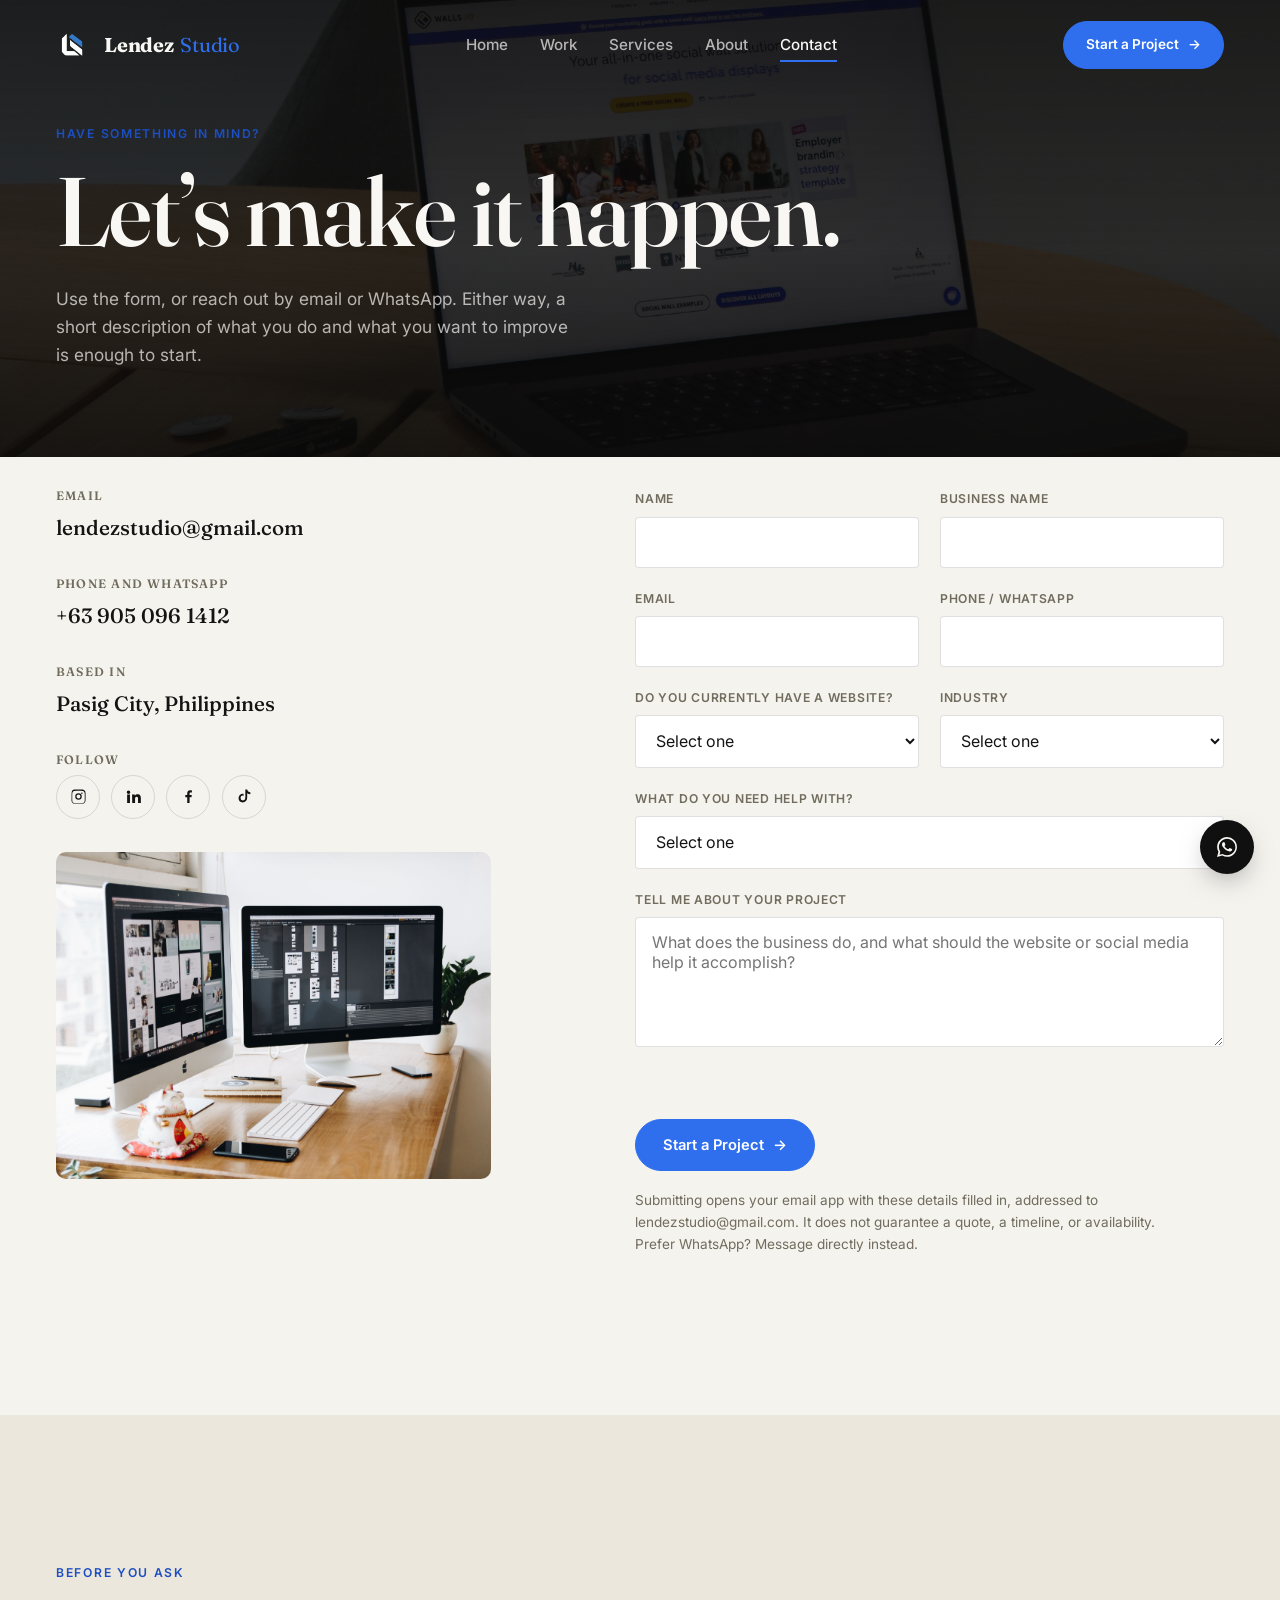
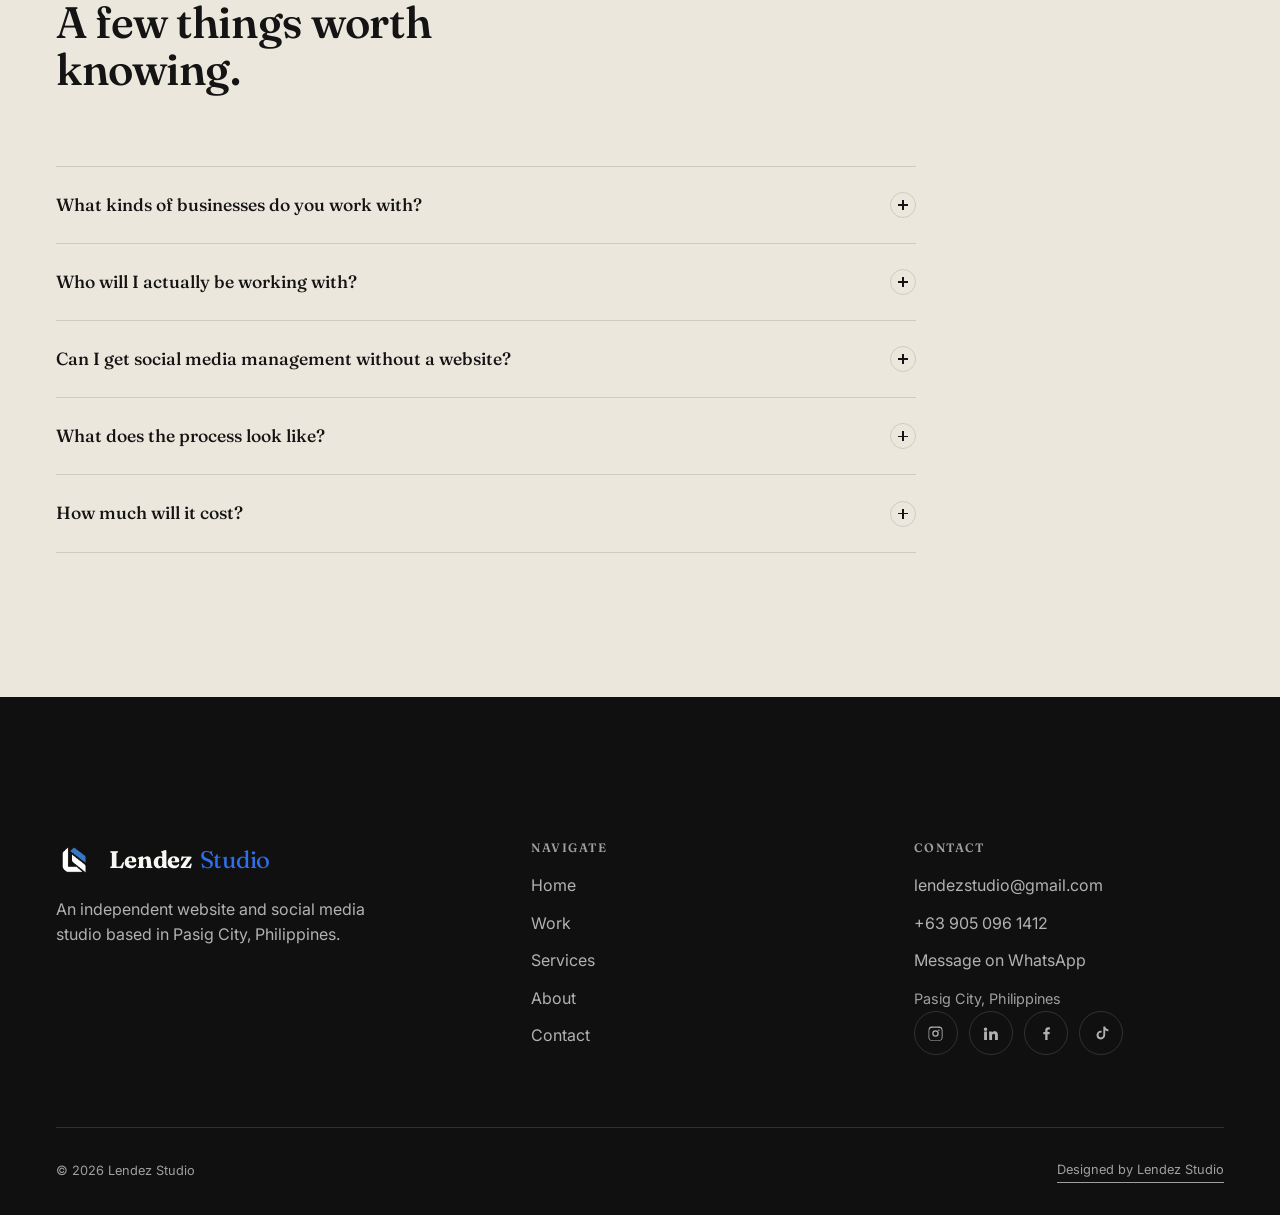
<file: contact.html>
<!DOCTYPE html>
<html lang="en">
<head>
<meta charset="UTF-8">
<meta name="viewport" content="width=device-width, initial-scale=1.0">
<title>Contact | Lendez Studio</title>
<meta name="description" content="Tell Lendez Studio about your business and what you want to improve online, whether that is a website, social media, or both.">
<link rel="canonical" href="https://lendezstudio.com/contact.html">
<meta property="og:type" content="website">
<meta property="og:title" content="Contact | Lendez Studio">
<meta property="og:description" content="Start a website or social media project with Lendez Studio.">
<meta property="og:url" content="https://lendezstudio.com/contact.html">
<meta property="og:image" content="https://lendezstudio.com/og-image.png">
<meta property="og:image:width" content="1731">
<meta property="og:image:height" content="909">
<meta property="og:image:alt" content="Lendez Studio, website design and social media management">
<meta name="twitter:card" content="summary_large_image">
<meta name="twitter:title" content="Contact | Lendez Studio">
<meta name="twitter:description" content="Start a website or social media project with Lendez Studio.">
<meta name="twitter:image" content="https://lendezstudio.com/og-image.png">
<link rel="icon" type="image/png" href="/images/favicon.png">
<link rel="apple-touch-icon" href="/images/favicon.png">
<link rel="preconnect" href="https://fonts.googleapis.com">
<link rel="preconnect" href="https://fonts.gstatic.com" crossorigin>
<link href="https://fonts.googleapis.com/css2?family=Fraunces:ital,opsz,wght@0,9..144,400..700;1,9..144,400..600&family=Inter:wght@400;500;600;700&display=swap" rel="stylesheet">
<link rel="stylesheet" href="css/site.css?v=14">
</head>
<body class="hero-dark">
<a class="skip-link" href="#main">Skip to content</a>
<div class="cursor-dot" aria-hidden="true"></div>

<header class="site-header">
  <div class="wrap nav-inner">
    <a href="index.html" class="logo" aria-label="Lendez Studio, home"><img src="images/ls-icon.png" alt="" class="logo-icon logo-icon-dark" width="32" height="32"><img src="images/ls-icon-white.png" alt="" class="logo-icon logo-icon-light" width="32" height="32">Lendez <span class="logo-studio">Studio</span></a>
    <nav aria-label="Primary">
      <ul class="nav-links">
        <li><a href="index.html">Home</a></li>
        <li><a href="work.html">Work</a></li>
        <li><a href="services.html">Services</a></li>
        <li><a href="about.html">About</a></li>
        <li><a href="contact.html" aria-current="page">Contact</a></li>
      </ul>
    </nav>
    <div class="nav-cta">
      <a href="contact.html" class="btn btn-primary">Start a Project <span class="btn-arrow">&rarr;</span></a>
    </div>
    <button class="menu-toggle" aria-label="Open menu" aria-expanded="false">
      <span></span><span></span><span></span>
    </button>
  </div>
</header>

<div class="mobile-menu" id="mobile-menu">
  <ul>
    <li><a href="index.html"><span class="mm-num">01</span>Home</a></li>
    <li><a href="work.html"><span class="mm-num">02</span>Work</a></li>
    <li><a href="services.html"><span class="mm-num">03</span>Services</a></li>
    <li><a href="about.html"><span class="mm-num">04</span>About</a></li>
    <li><a href="contact.html"><span class="mm-num">05</span>Contact</a></li>
  </ul>
  <div class="mm-foot">
    <a href="mailto:lendezstudio@gmail.com">lendezstudio@gmail.com</a>
    <a href="tel:+639050961412">+63 905 096 1412</a>
    <a href="https://wa.me/639050961412" target="_blank" rel="noopener">Message on WhatsApp</a>
  </div>
</div>

<main id="main">

  <section class="page-head has-photo-contact">
    <div class="wrap reveal">
      <span class="eyebrow">Have Something In Mind?</span>
      <h1>Let&rsquo;s make it happen.</h1>
      <p class="lede">Use the form, or reach out by email or WhatsApp. Either way, a short description of what you do and what you want to improve is enough to start.</p>
    </div>
  </section>

  <section class="section-pad" style="padding-top:var(--gap-md)">
    <div class="wrap contact-grid">

      <div class="contact-side reveal">
        <div class="cs-item">
          <h4>Email</h4>
          <a href="mailto:lendezstudio@gmail.com">lendezstudio@gmail.com</a>
        </div>
        <div class="cs-item">
          <h4>Phone and WhatsApp</h4>
          <a href="https://wa.me/639050961412" target="_blank" rel="noopener">+63 905 096 1412</a>
        </div>
        <div class="cs-item">
          <h4>Based in</h4>
          <a href="https://www.google.com/maps/search/Pasig+City" target="_blank" rel="noopener">Pasig City, Philippines</a>
        </div>
        <div class="cs-item">
          <h4>Follow</h4>
          <div class="social-icons">
            <a href="https://www.instagram.com/lynethlendez/" target="_blank" rel="noopener" aria-label="Instagram">
              <svg viewBox="0 0 24 24" fill="currentColor"><path d="M12 2.2c3.2 0 3.58.01 4.85.07 1.17.05 1.97.24 2.43.41.55.2.99.44 1.4.86.42.41.66.85.86 1.4.17.46.36 1.26.41 2.43.06 1.27.07 1.65.07 4.85s-.01 3.58-.07 4.85c-.05 1.17-.24 1.97-.41 2.43-.2.55-.44.99-.86 1.4-.41.42-.85.66-1.4.86-.46.17-1.26.36-2.43.41-1.27.06-1.65.07-4.85.07s-3.58-.01-4.85-.07c-1.17-.05-1.97-.24-2.43-.41-.55-.2-.99-.44-1.4-.86-.42-.41-.66-.85-.86-1.4-.17-.46-.36-1.26-.41-2.43C2.21 15.58 2.2 15.2 2.2 12s.01-3.58.07-4.85c.05-1.17.24-1.97.41-2.43.2-.55.44-.99.86-1.4.41-.42.85-.66 1.4-.86.46-.17 1.26-.36 2.43-.41C8.42 2.21 8.8 2.2 12 2.2zm0 1.8c-3.15 0-3.5.01-4.73.07-.96.04-1.48.2-1.82.34-.46.18-.78.39-1.13.73-.34.35-.55.67-.73 1.13-.14.34-.3.86-.34 1.82-.06 1.23-.07 1.58-.07 4.73s.01 3.5.07 4.73c.04.96.2 1.48.34 1.82.18.46.39.78.73 1.13.35.34.67.55 1.13.73.34.14.86.3 1.82.34 1.23.06 1.58.07 4.73.07s3.5-.01 4.73-.07c.96-.04 1.48-.2 1.82-.34.46-.18.78-.39 1.13-.73.34-.35.55-.67.73-1.13.14-.34.3-.86.34-1.82.06-1.23.07-1.58.07-4.73s-.01-3.5-.07-4.73c-.04-.96-.2-1.48-.34-1.82-.18-.46-.39-.78-.73-1.13-.35-.34-.67-.55-1.13-.73-.34-.14-.86-.3-1.82-.34C15.5 4.01 15.15 4 12 4zm0 3.4a4.6 4.6 0 1 1 0 9.2 4.6 4.6 0 0 1 0-9.2zm0 1.8a2.8 2.8 0 1 0 0 5.6 2.8 2.8 0 0 0 0-5.6zm5.85-2a1.08 1.08 0 1 1-2.15 0 1.08 1.08 0 0 1 2.15 0z"/></svg>
            </a>
            <a href="https://www.linkedin.com/in/lyneth-lendez-19b93721a/" target="_blank" rel="noopener" aria-label="LinkedIn">
              <svg viewBox="0 0 24 24" fill="currentColor"><path d="M4.98 3.5a2.5 2.5 0 1 1 0 5 2.5 2.5 0 0 1 0-5zM3 9h4v12H3zm7 0h3.8v1.7h.05c.53-.95 1.83-1.95 3.77-1.95 4.03 0 4.78 2.5 4.78 5.76V21h-4v-5.6c0-1.34-.03-3.06-1.94-3.06-1.95 0-2.25 1.44-2.25 2.96V21h-4z"/></svg>
            </a>
            <a href="https://www.facebook.com/Lynthlendz" target="_blank" rel="noopener" aria-label="Facebook">
              <svg viewBox="0 0 24 24" fill="currentColor"><path d="M13.5 21v-8.1h2.72l.41-3.16H13.5V7.75c0-.92.26-1.54 1.6-1.54h1.7V3.4c-.3-.04-1.3-.13-2.47-.13-2.44 0-4.11 1.49-4.11 4.22v2.35H7.5v3.16h2.72V21z"/></svg>
            </a>
            <a href="https://www.tiktok.com/@lynethlendez" target="_blank" rel="noopener" aria-label="TikTok">
              <svg viewBox="0 0 24 24" fill="currentColor"><path d="M14.5 2h2.7c.16 1.1.7 2.08 1.5 2.8.8.7 1.83 1.14 2.97 1.2v2.75a7.6 7.6 0 0 1-4.47-1.42v6.8c0 3.4-2.77 6.17-6.18 6.17A6.18 6.18 0 0 1 5 14.13a6.18 6.18 0 0 1 6.18-6.18c.32 0 .63.02.93.07v2.83a3.4 3.4 0 0 0-.93-.13 3.4 3.4 0 1 0 3.4 3.4V2z"/></svg>
            </a>
          </div>
        </div>
        <div class="contact-photo" aria-hidden="true">
          <img src="images/pexels-tranmautritam-326503.jpg" alt="" width="2000" height="1333">
        </div>
      </div>

      <div class="reveal">
        <form id="project-form" novalidate>
          <div class="form-grid">
            <div class="field">
              <label for="name">Name</label>
              <input type="text" id="name" name="name" required autocomplete="name">
            </div>
            <div class="field">
              <label for="business">Business Name</label>
              <input type="text" id="business" name="business" autocomplete="organization">
            </div>
            <div class="field">
              <label for="email">Email</label>
              <input type="email" id="email" name="email" required autocomplete="email">
            </div>
            <div class="field">
              <label for="phone">Phone / WhatsApp</label>
              <input type="tel" id="phone" name="phone" autocomplete="tel">
            </div>
            <div class="field">
              <label for="has_website">Do You Currently Have a Website?</label>
              <select id="has_website" name="has_website">
                <option value="" selected disabled>Select one</option>
                <option value="yes">Yes</option>
                <option value="no">No</option>
              </select>
            </div>
            <div class="field" id="website-field" hidden>
              <label for="website">Current Website</label>
              <input type="text" id="website" name="website" placeholder="e.g. facebook.com/yourbusiness">
            </div>
            <div class="field">
              <label for="industry">Industry</label>
              <select id="industry" name="industry" required>
                <option value="" selected disabled>Select one</option>
                <option>Hospitality</option>
                <option>Restaurant / Food</option>
                <option>Construction</option>
                <option>Financial Services</option>
                <option>E-commerce</option>
                <option>Professional Services</option>
                <option>Local Business</option>
                <option>Personal Brand</option>
                <option>Other</option>
              </select>
            </div>
            <div class="field full">
              <label for="project_type">What do you need help with?</label>
              <select id="project_type" name="project_type" required>
                <option value="" selected disabled>Select one</option>
                <option>New Website</option>
                <option>Website Redesign</option>
                <option>Social Media Management</option>
                <option>Website and Social Media</option>
                <option>Landing Page</option>
                <option>E-Commerce</option>
                <option>Booking / Inquiry Website</option>
                <option>Not Sure Yet</option>
              </select>
            </div>
            <div class="field full">
              <label for="details">Tell me about your project</label>
              <textarea id="details" name="details" required placeholder="What does the business do, and what should the website or social media help it accomplish?"></textarea>
            </div>
          </div>
          <button type="submit" class="btn btn-primary mt-lg">Start a Project <span class="btn-arrow">&rarr;</span></button>
          <p class="form-note">Submitting opens your email app with these details filled in, addressed to lendezstudio@gmail.com. It does not guarantee a quote, a timeline, or availability. Prefer WhatsApp? <a href="https://wa.me/639050961412" target="_blank" rel="noopener" class="tlink">Message directly instead.</a></p>
          <p class="form-status" id="form-status" role="status"></p>
        </form>
      </div>

    </div>
  </section>

  <section class="section-pad band-tint">
    <div class="wrap">
      <div class="section-head reveal">
        <div>
          <span class="eyebrow">Before You Ask</span>
          <h2>A few things worth knowing.</h2>
        </div>
      </div>
      <div class="faq-list reveal">
        <details class="faq-item">
          <summary><span>What kinds of businesses do you work with?</span><span class="q-icon" aria-hidden="true"></span></summary>
          <div class="faq-a"><p>Businesses across different industries, including construction, restaurants, hospitality, financial and professional services, local businesses, and personal brands. If you are not sure the studio is a fit, describe the business and I will tell you.</p></div>
        </details>
        <details class="faq-item">
          <summary><span>Who will I actually be working with?</span><span class="q-icon" aria-hidden="true"></span></summary>
          <div class="faq-a"><p>Lyneth leads every project personally, from the first conversation through to launch.</p></div>
        </details>
        <details class="faq-item">
          <summary><span>Can I get social media management without a website?</span><span class="q-icon" aria-hidden="true"></span></summary>
          <div class="faq-a"><p>Yes. Social media management is its own service line. It runs on its own or alongside a site, whichever the business needs.</p></div>
        </details>
        <details class="faq-item">
          <summary><span>What does the process look like?</span><span class="q-icon" aria-hidden="true"></span></summary>
          <div class="faq-a"><p>Four steps: Discover, Define, Design &amp; Develop, Launch &amp; Refine. You bring the knowledge of your business. You do not need to follow the technical side.</p></div>
        </details>
        <details class="faq-item">
          <summary><span>How much will it cost?</span><span class="q-icon" aria-hidden="true"></span></summary>
          <div class="faq-a"><p>Every project is quoted to its scope, since a one-page launch and a full multi-page site are different jobs. Share a rough budget in your message and I will tell you early whether it lines up.</p></div>
        </details>
      </div>
    </div>
  </section>

</main>

<footer class="site-footer">
  <div class="wrap">
    <div class="footer-top">
      <div class="footer-brand">
        <a href="index.html" class="logo" aria-label="Lendez Studio, home"><img src="images/ls-icon-white.png" alt="" class="logo-icon" width="32" height="32">Lendez <span class="logo-studio">Studio</span></a>
        <p>An independent website and social media studio based in Pasig City, Philippines.</p>
      </div>
      <div class="footer-col">
        <h4>Navigate</h4>
        <ul>
          <li><a href="index.html">Home</a></li>
          <li><a href="work.html">Work</a></li>
          <li><a href="services.html">Services</a></li>
          <li><a href="about.html">About</a></li>
          <li><a href="contact.html">Contact</a></li>
        </ul>
      </div>
      <div class="footer-col">
        <h4>Contact</h4>
        <ul>
          <li><a href="mailto:lendezstudio@gmail.com">lendezstudio@gmail.com</a></li>
          <li><a href="tel:+639050961412">+63 905 096 1412</a></li>
          <li><a href="https://wa.me/639050961412" target="_blank" rel="noopener">Message on WhatsApp</a></li>
          <li><span class="muted" style="color:var(--on-ink-faint)">Pasig City, Philippines</span></li>
        </ul>
        <div class="social-icons footer-social">
          <a href="https://www.instagram.com/lynethlendez/" target="_blank" rel="noopener" aria-label="Instagram">
            <svg viewBox="0 0 24 24" fill="currentColor"><path d="M12 2.2c3.2 0 3.58.01 4.85.07 1.17.05 1.97.24 2.43.41.55.2.99.44 1.4.86.42.41.66.85.86 1.4.17.46.36 1.26.41 2.43.06 1.27.07 1.65.07 4.85s-.01 3.58-.07 4.85c-.05 1.17-.24 1.97-.41 2.43-.2.55-.44.99-.86 1.4-.41.42-.85.66-1.4.86-.46.17-1.26.36-2.43.41-1.27.06-1.65.07-4.85.07s-3.58-.01-4.85-.07c-1.17-.05-1.97-.24-2.43-.41-.55-.2-.99-.44-1.4-.86-.42-.41-.66-.85-.86-1.4-.17-.46-.36-1.26-.41-2.43C2.21 15.58 2.2 15.2 2.2 12s.01-3.58.07-4.85c.05-1.17.24-1.97.41-2.43.2-.55.44-.99.86-1.4.41-.42.85-.66 1.4-.86.46-.17 1.26-.36 2.43-.41C8.42 2.21 8.8 2.2 12 2.2zm0 1.8c-3.15 0-3.5.01-4.73.07-.96.04-1.48.2-1.82.34-.46.18-.78.39-1.13.73-.34.35-.55.67-.73 1.13-.14.34-.3.86-.34 1.82-.06 1.23-.07 1.58-.07 4.73s.01 3.5.07 4.73c.04.96.2 1.48.34 1.82.18.46.39.78.73 1.13.35.34.67.55 1.13.73.34.14.86.3 1.82.34 1.23.06 1.58.07 4.73.07s3.5-.01 4.73-.07c.96-.04 1.48-.2 1.82-.34.46-.18.78-.39 1.13-.73.34-.35.55-.67.73-1.13.14-.34.3-.86.34-1.82.06-1.23.07-1.58.07-4.73s-.01-3.5-.07-4.73c-.04-.96-.2-1.48-.34-1.82-.18-.46-.39-.78-.73-1.13-.35-.34-.67-.55-1.13-.73-.34-.14-.86-.3-1.82-.34C15.5 4.01 15.15 4 12 4zm0 3.4a4.6 4.6 0 1 1 0 9.2 4.6 4.6 0 0 1 0-9.2zm0 1.8a2.8 2.8 0 1 0 0 5.6 2.8 2.8 0 0 0 0-5.6zm5.85-2a1.08 1.08 0 1 1-2.15 0 1.08 1.08 0 0 1 2.15 0z"/></svg>
          </a>
          <a href="https://www.linkedin.com/in/lyneth-lendez-19b93721a/" target="_blank" rel="noopener" aria-label="LinkedIn">
            <svg viewBox="0 0 24 24" fill="currentColor"><path d="M4.98 3.5a2.5 2.5 0 1 1 0 5 2.5 2.5 0 0 1 0-5zM3 9h4v12H3zm7 0h3.8v1.7h.05c.53-.95 1.83-1.95 3.77-1.95 4.03 0 4.78 2.5 4.78 5.76V21h-4v-5.6c0-1.34-.03-3.06-1.94-3.06-1.95 0-2.25 1.44-2.25 2.96V21h-4z"/></svg>
          </a>
          <a href="https://www.facebook.com/Lynthlendz" target="_blank" rel="noopener" aria-label="Facebook">
            <svg viewBox="0 0 24 24" fill="currentColor"><path d="M13.5 21v-8.1h2.72l.41-3.16H13.5V7.75c0-.92.26-1.54 1.6-1.54h1.7V3.4c-.3-.04-1.3-.13-2.47-.13-2.44 0-4.11 1.49-4.11 4.22v2.35H7.5v3.16h2.72V21z"/></svg>
          </a>
          <a href="https://www.tiktok.com/@lynethlendez" target="_blank" rel="noopener" aria-label="TikTok">
            <svg viewBox="0 0 24 24" fill="currentColor"><path d="M14.5 2h2.7c.16 1.1.7 2.08 1.5 2.8.8.7 1.83 1.14 2.97 1.2v2.75a7.6 7.6 0 0 1-4.47-1.42v6.8c0 3.4-2.77 6.17-6.18 6.17A6.18 6.18 0 0 1 5 14.13a6.18 6.18 0 0 1 6.18-6.18c.32 0 .63.02.93.07v2.83a3.4 3.4 0 0 0-.93-.13 3.4 3.4 0 1 0 3.4 3.4V2z"/></svg>
          </a>
        </div>
      </div>
    </div>
    <div class="footer-bottom">
      <span>&copy; <span data-year></span> Lendez Studio</span>
      <a href="about.html">Designed by Lendez Studio</a>
    </div>
  </div>
</footer>

<a href="https://wa.me/639050961412" target="_blank" rel="noopener" class="wa-float" aria-label="Message on WhatsApp">
  <svg viewBox="0 0 24 24" fill="currentColor"><path d="M12.04 2C6.58 2 2.13 6.45 2.13 11.91c0 1.75.46 3.45 1.32 4.95L2.05 22l5.25-1.38a9.9 9.9 0 0 0 4.74 1.21h.01c5.46 0 9.9-4.45 9.9-9.91 0-2.65-1.03-5.14-2.9-7.01A9.82 9.82 0 0 0 12.04 2m0 1.67c2.24 0 4.35.87 5.94 2.46a8.3 8.3 0 0 1 2.45 5.92c0 4.55-3.71 8.25-8.29 8.25a8.4 8.4 0 0 1-4.22-1.14l-.3-.18-3.12.82.83-3.04-.2-.31a8.2 8.2 0 0 1-1.28-4.42c0-4.55 3.71-8.36 8.19-8.36M8.5 7.2c-.16 0-.43.06-.65.31s-.86.84-.86 2.04.88 2.37 1 2.53 1.73 2.78 4.29 3.79c2.12.84 2.55.67 3.01.63s1.48-.6 1.69-1.19.21-1.08.15-1.19-.23-.17-.48-.3-1.48-.73-1.71-.81-.4-.13-.57.13-.65.81-.8.98-.3.19-.55.06a6.9 6.9 0 0 1-2.03-1.25 7.6 7.6 0 0 1-1.4-1.74c-.15-.25 0-.38.11-.51.12-.13.25-.31.38-.46s.16-.26.24-.44.04-.32-.02-.44-.57-1.38-.79-1.89-.42-.42-.57-.42Z"/></svg>
</a>

<script src="js/main.js"></script>
</body>
</html>
</file>
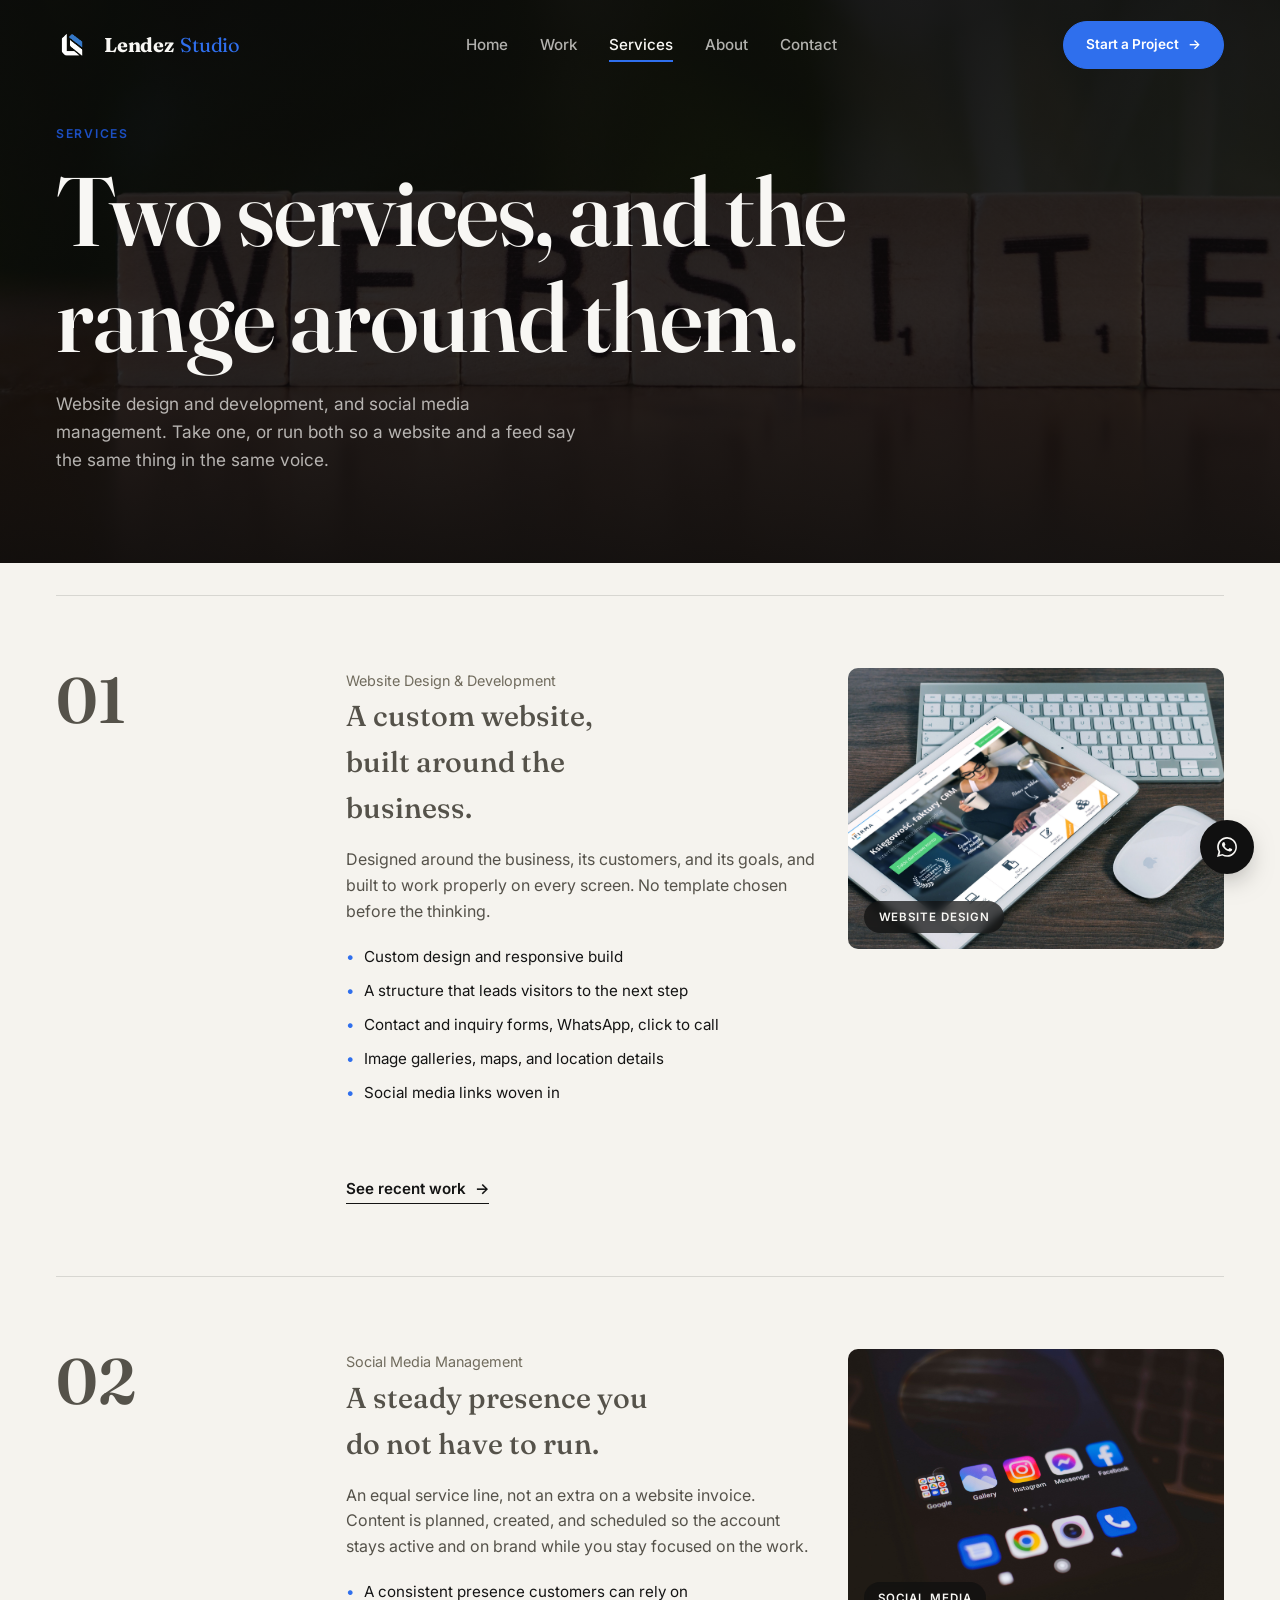
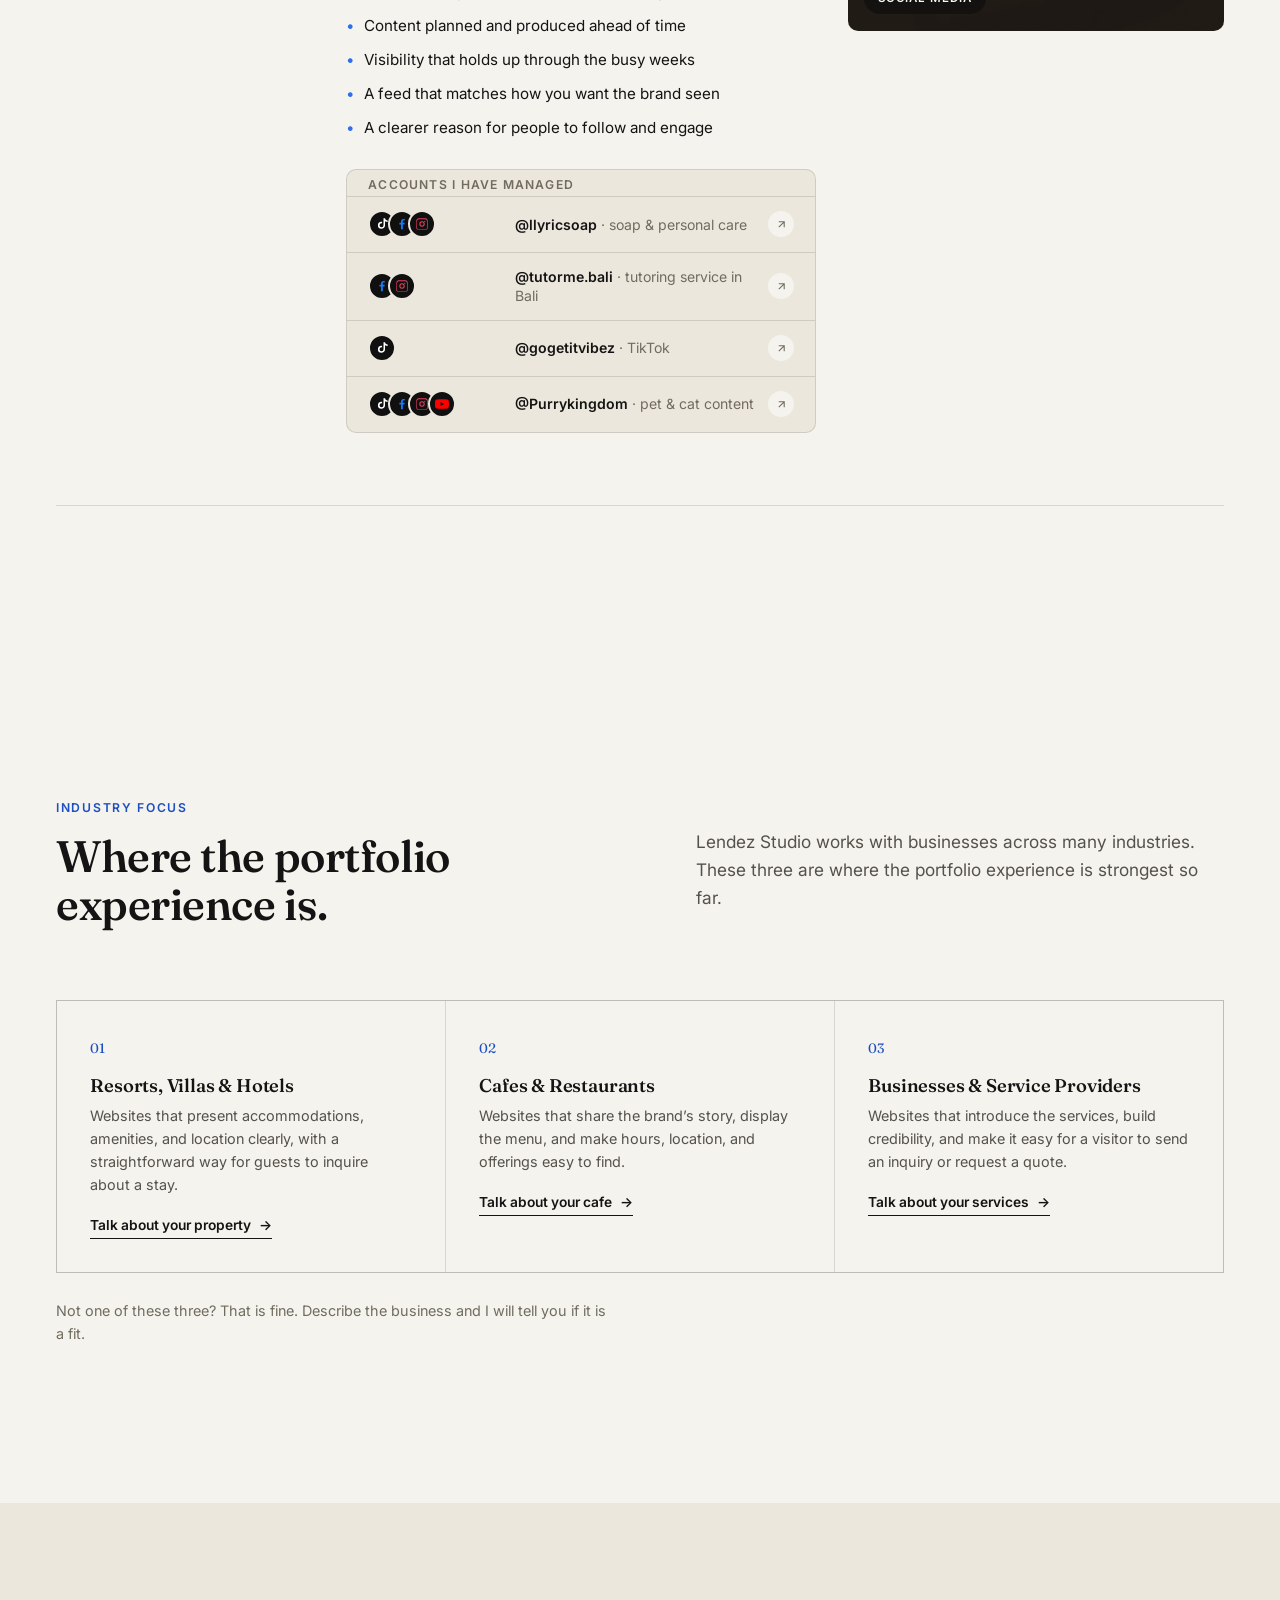
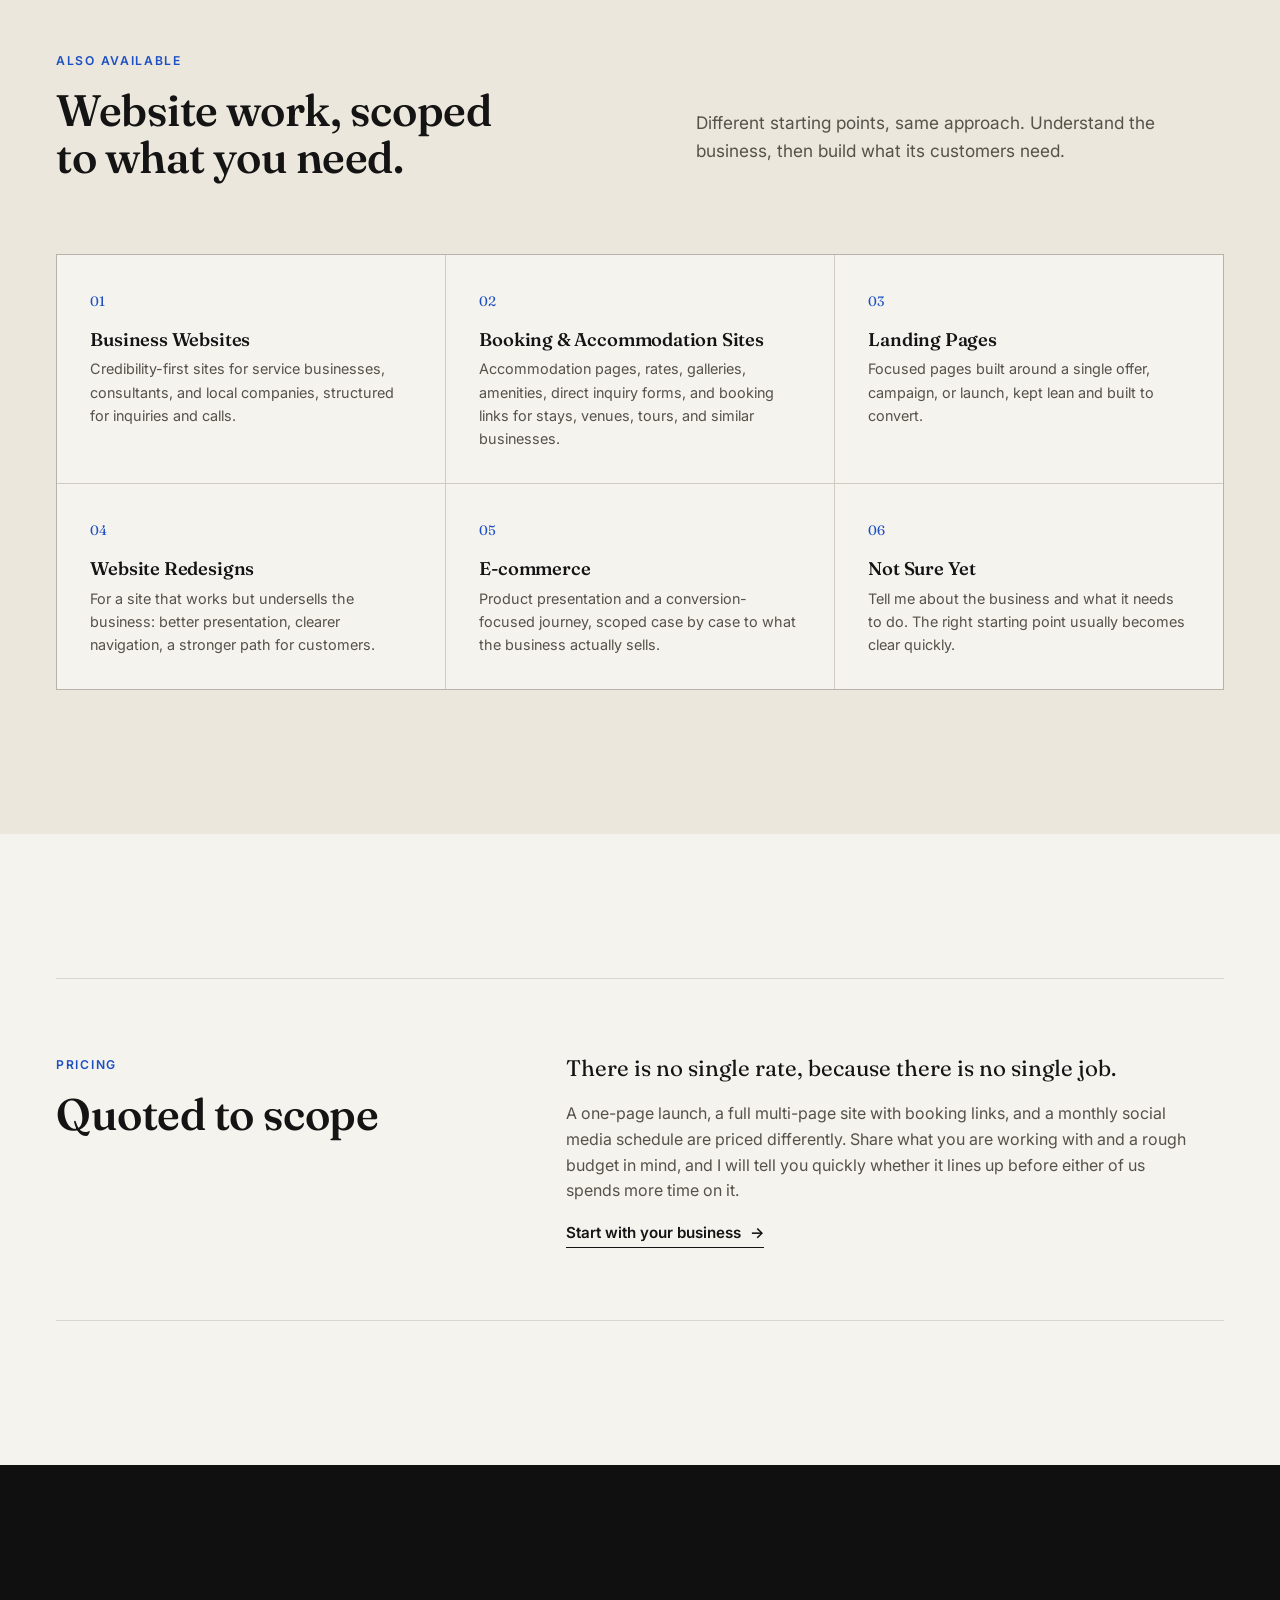
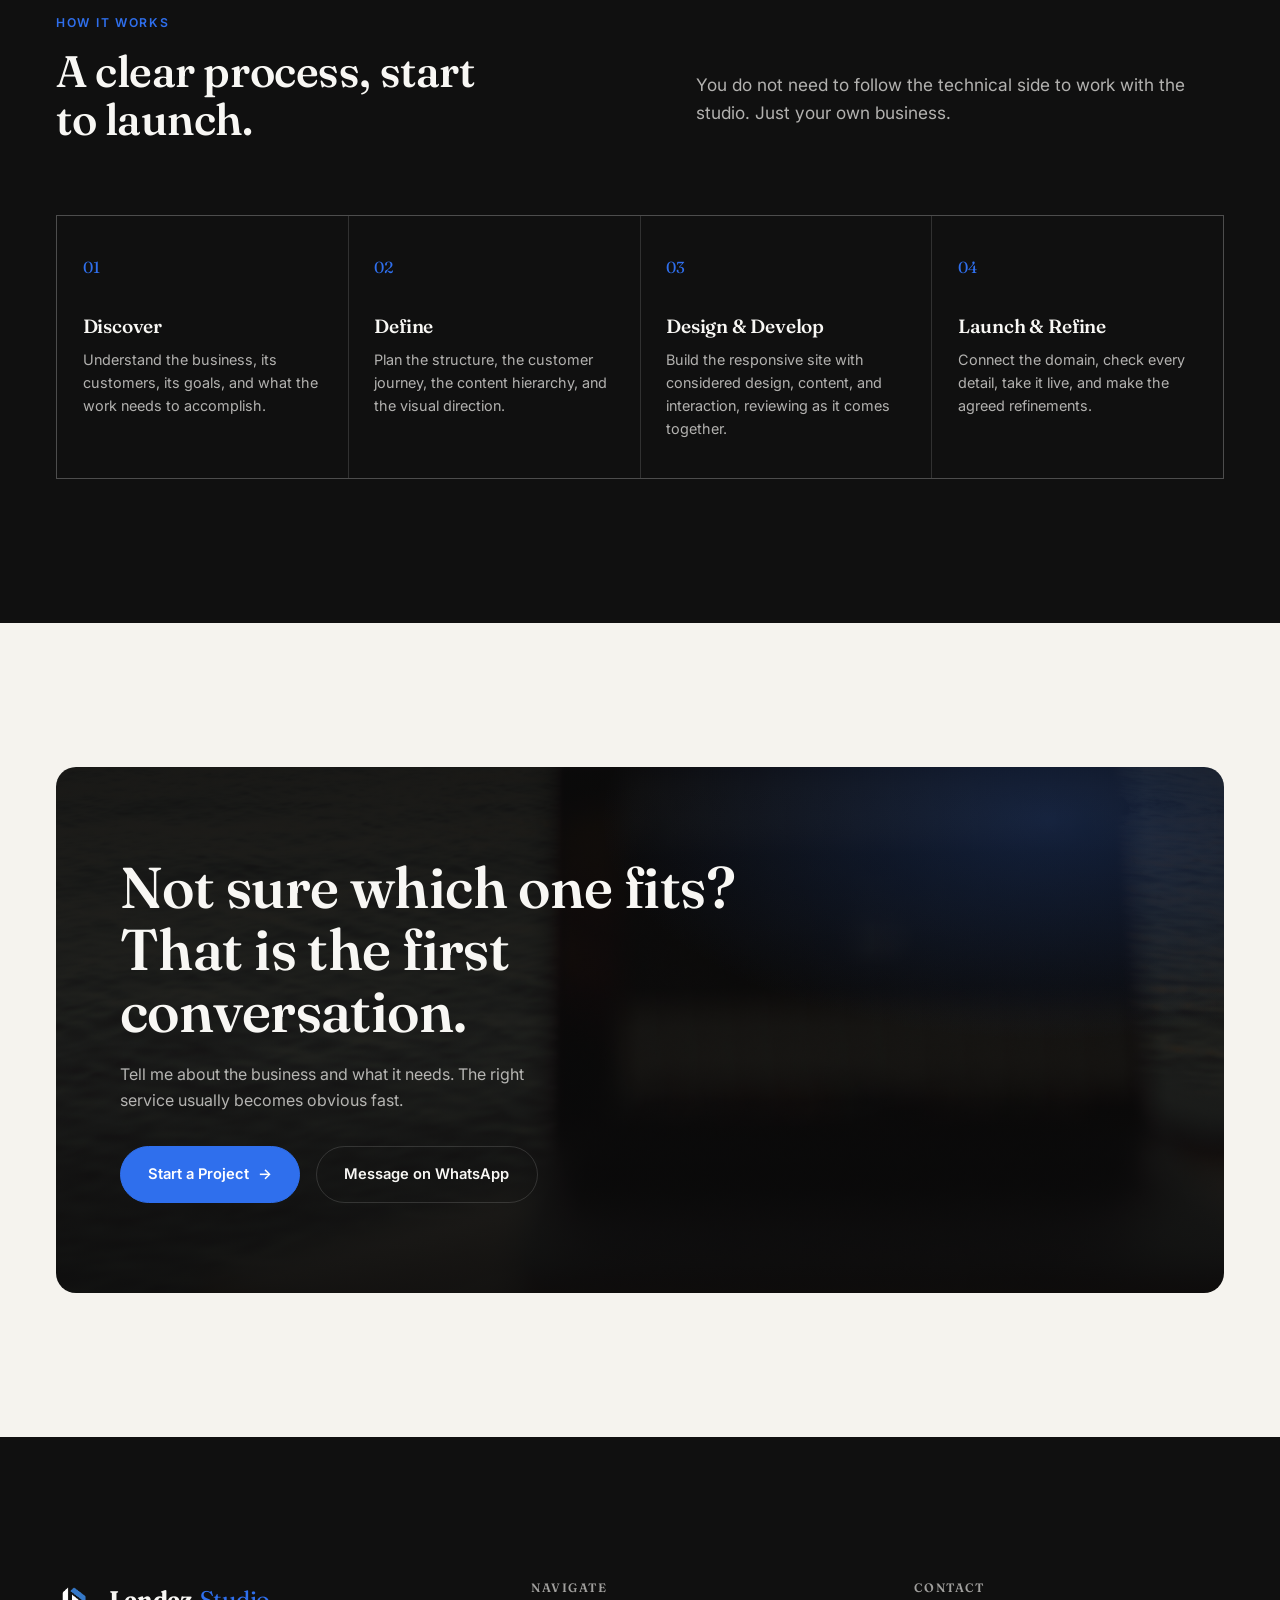
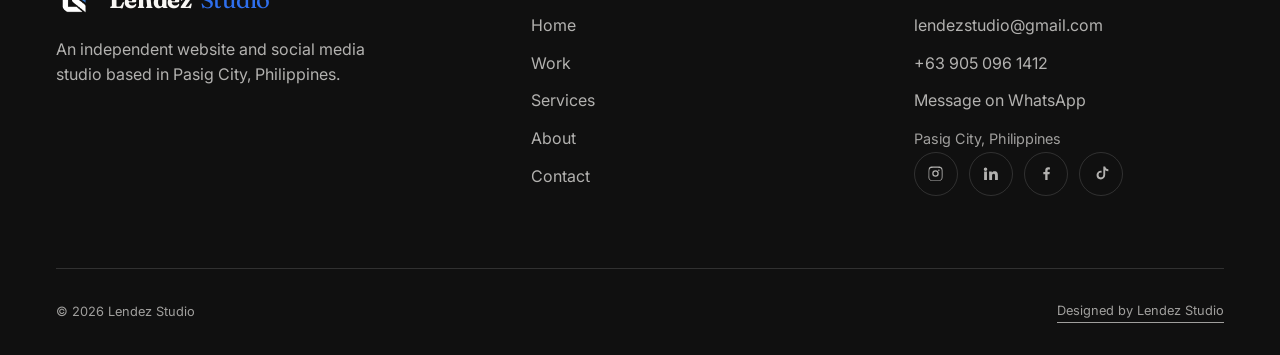
<file: services.html>
<!DOCTYPE html>
<html lang="en">
<head>
<meta charset="UTF-8">
<meta name="viewport" content="width=device-width, initial-scale=1.0">
<title>Services | Lendez Studio</title>
<meta name="description" content="Website design and development and social media management from Lendez Studio, plus business sites, redesigns, and landing pages, scoped to what each business needs.">
<link rel="canonical" href="https://lendezstudio.com/services.html">
<meta property="og:type" content="website">
<meta property="og:title" content="Services | Lendez Studio">
<meta property="og:description" content="Websites and social media management from Lendez Studio.">
<meta property="og:url" content="https://lendezstudio.com/services.html">
<meta property="og:image" content="https://lendezstudio.com/og-image.png">
<meta property="og:image:width" content="1731">
<meta property="og:image:height" content="909">
<meta property="og:image:alt" content="Lendez Studio, website design and social media management">
<meta name="twitter:card" content="summary_large_image">
<meta name="twitter:title" content="Services | Lendez Studio">
<meta name="twitter:description" content="Websites and social media management from Lendez Studio.">
<meta name="twitter:image" content="https://lendezstudio.com/og-image.png">
<link rel="icon" type="image/png" href="/images/favicon.png">
<link rel="apple-touch-icon" href="/images/favicon.png">
<link rel="preconnect" href="https://fonts.googleapis.com">
<link rel="preconnect" href="https://fonts.gstatic.com" crossorigin>
<link href="https://fonts.googleapis.com/css2?family=Fraunces:ital,opsz,wght@0,9..144,400..700;1,9..144,400..600&family=Inter:wght@400;500;600;700&display=swap" rel="stylesheet">
<link rel="stylesheet" href="css/site.css?v=14">
</head>
<body class="hero-dark">
<a class="skip-link" href="#main">Skip to content</a>
<div class="cursor-dot" aria-hidden="true"></div>

<header class="site-header">
  <div class="wrap nav-inner">
    <a href="index.html" class="logo" aria-label="Lendez Studio, home"><img src="images/ls-icon.png" alt="" class="logo-icon logo-icon-dark" width="32" height="32"><img src="images/ls-icon-white.png" alt="" class="logo-icon logo-icon-light" width="32" height="32">Lendez <span class="logo-studio">Studio</span></a>
    <nav aria-label="Primary">
      <ul class="nav-links">
        <li><a href="index.html">Home</a></li>
        <li><a href="work.html">Work</a></li>
        <li><a href="services.html" aria-current="page">Services</a></li>
        <li><a href="about.html">About</a></li>
        <li><a href="contact.html">Contact</a></li>
      </ul>
    </nav>
    <div class="nav-cta">
      <a href="contact.html" class="btn btn-primary">Start a Project <span class="btn-arrow">&rarr;</span></a>
    </div>
    <button class="menu-toggle" aria-label="Open menu" aria-expanded="false">
      <span></span><span></span><span></span>
    </button>
  </div>
</header>

<div class="mobile-menu" id="mobile-menu">
  <ul>
    <li><a href="index.html"><span class="mm-num">01</span>Home</a></li>
    <li><a href="work.html"><span class="mm-num">02</span>Work</a></li>
    <li><a href="services.html"><span class="mm-num">03</span>Services</a></li>
    <li><a href="about.html"><span class="mm-num">04</span>About</a></li>
    <li><a href="contact.html"><span class="mm-num">05</span>Contact</a></li>
  </ul>
  <div class="mm-foot">
    <a href="mailto:lendezstudio@gmail.com">lendezstudio@gmail.com</a>
    <a href="tel:+639050961412">+63 905 096 1412</a>
    <a href="https://wa.me/639050961412" target="_blank" rel="noopener">Message on WhatsApp</a>
  </div>
</div>

<main id="main">

  <section class="page-head has-photo-services">
    <div class="wrap reveal">
      <span class="eyebrow">Services</span>
      <h1>Two services, and the range around them.</h1>
      <p class="lede">Website design and development, and social media management. Take one, or run both so a website and a feed say the same thing in the same voice.</p>
    </div>
  </section>

  <section class="section-pad" style="padding-top:var(--gap-md)">
    <div class="wrap">

      <div class="svc-row reveal" id="websites">
        <span class="svc-num">01</span>
        <div class="svc-main">
          <span class="muted">Website Design &amp; Development</span>
          <p class="svc-tagline">A custom website, built around the business.</p>
          <p>Designed around the business, its customers, and its goals, and built to work properly on every screen. No template chosen before the thinking.</p>
          <ul class="svc-list">
            <li>Custom design and responsive build</li>
            <li>A structure that leads visitors to the next step</li>
            <li>Contact and inquiry forms, WhatsApp, click to call</li>
            <li>Image galleries, maps, and location details</li>
            <li>Social media links woven in</li>
          </ul>
          <a href="work.html" class="link-cta mt-lg" style="display:inline-flex">See recent work <span class="btn-arrow">&rarr;</span></a>
        </div>
        <div class="svc-media">
          <img src="images/pexels-pixabay-39559.jpg" alt="A tablet showing a clean business website" width="2000" height="1328">
          <span class="svc-tag">Website Design</span>
        </div>
      </div>

      <div class="svc-row reveal" id="social">
        <span class="svc-num">02</span>
        <div class="svc-main">
          <span class="muted">Social Media Management</span>
          <p class="svc-tagline">A steady presence you do not have to run.</p>
          <p>An equal service line, not an extra on a website invoice. Content is planned, created, and scheduled so the account stays active and on brand while you stay focused on the work.</p>
          <ul class="svc-list">
            <li>A consistent presence customers can rely on</li>
            <li>Content planned and produced ahead of time</li>
            <li>Visibility that holds up through the busy weeks</li>
            <li>A feed that matches how you want the brand seen</li>
            <li>A clearer reason for people to follow and engage</li>
          </ul>
          <div class="svc-accounts">
            <span class="svc-accounts-label">Accounts I Have Managed</span>
            <a href="https://www.instagram.com/llyricsoap/" target="_blank" rel="noopener">
              <span class="icon-group" aria-hidden="true">
                <span class="icon-chip chip-tiktok"><svg viewBox="0 0 24 24" fill="currentColor"><path d="M14.5 2h2.7c.16 1.1.7 2.08 1.5 2.8.8.7 1.83 1.14 2.97 1.2v2.75a7.6 7.6 0 0 1-4.47-1.42v6.8c0 3.4-2.77 6.17-6.18 6.17A6.18 6.18 0 0 1 5 14.13a6.18 6.18 0 0 1 6.18-6.18c.32 0 .63.02.93.07v2.83a3.4 3.4 0 0 0-.93-.13 3.4 3.4 0 1 0 3.4 3.4V2z"/></svg></span>
                <span class="icon-chip chip-fb"><svg viewBox="0 0 24 24" fill="currentColor"><path d="M13.5 21v-8.1h2.72l.41-3.16H13.5V7.75c0-.92.26-1.54 1.6-1.54h1.7V3.4c-.3-.04-1.3-.13-2.47-.13-2.44 0-4.11 1.49-4.11 4.22v2.35H7.5v3.16h2.72V21z"/></svg></span>
                <span class="icon-chip chip-ig"><svg viewBox="0 0 24 24" fill="currentColor"><path d="M12 2.2c3.2 0 3.58.01 4.85.07 1.17.05 1.97.24 2.43.41.55.2.99.44 1.4.86.42.41.66.85.86 1.4.17.46.36 1.26.41 2.43.06 1.27.07 1.65.07 4.85s-.01 3.58-.07 4.85c-.05 1.17-.24 1.97-.41 2.43-.2.55-.44.99-.86 1.4-.41.42-.85.66-1.4.86-.46.17-1.26.36-2.43.41-1.27.06-1.65.07-4.85.07s-3.58-.01-4.85-.07c-1.17-.05-1.97-.24-2.43-.41-.55-.2-.99-.44-1.4-.86-.42-.41-.66-.85-.86-1.4-.17-.46-.36-1.26-.41-2.43C2.21 15.58 2.2 15.2 2.2 12s.01-3.58.07-4.85c.05-1.17.24-1.97.41-2.43.2-.55.44-.99.86-1.4.41-.42.85-.66 1.4-.86.46-.17 1.26-.36 2.43-.41C8.42 2.21 8.8 2.2 12 2.2zm0 1.8c-3.15 0-3.5.01-4.73.07-.96.04-1.48.2-1.82.34-.46.18-.78.39-1.13.73-.34.35-.55.67-.73 1.13-.14.34-.3.86-.34 1.82-.06 1.23-.07 1.58-.07 4.73s.01 3.5.07 4.73c.04.96.2 1.48.34 1.82.18.46.39.78.73 1.13.35.34.67.55 1.13.73.34.14.86.3 1.82.34 1.23.06 1.58.07 4.73.07s3.5-.01 4.73-.07c.96-.04 1.48-.2 1.82-.34.46-.18.78-.39 1.13-.73.34-.35.55-.67.73-1.13.14-.34.3-.86.34-1.82.06-1.23.07-1.58.07-4.73s-.01-3.5-.07-4.73c-.04-.96-.2-1.48-.34-1.82-.18-.46-.39-.78-.73-1.13-.35-.34-.67-.55-1.13-.73-.34-.14-.86-.3-1.82-.34C15.5 4.01 15.15 4 12 4zm0 3.4a4.6 4.6 0 1 1 0 9.2 4.6 4.6 0 0 1 0-9.2zm0 1.8a2.8 2.8 0 1 0 0 5.6 2.8 2.8 0 0 0 0-5.6zm5.85-2a1.08 1.08 0 1 1-2.15 0 1.08 1.08 0 0 1 2.15 0z"/></svg></span>
              </span>
              <span class="acc-text">@llyricsoap <span class="acc-note">&middot; soap &amp; personal care</span></span>
              <span class="acc-arrow" aria-hidden="true"><svg viewBox="0 0 24 24" fill="none" stroke="currentColor" stroke-width="2"><path d="M7 17 17 7M7 7h10v10"/></svg></span>
            </a>
            <a href="https://www.instagram.com/tutorme.bali/" target="_blank" rel="noopener">
              <span class="icon-group" aria-hidden="true">
                <span class="icon-chip chip-fb"><svg viewBox="0 0 24 24" fill="currentColor"><path d="M13.5 21v-8.1h2.72l.41-3.16H13.5V7.75c0-.92.26-1.54 1.6-1.54h1.7V3.4c-.3-.04-1.3-.13-2.47-.13-2.44 0-4.11 1.49-4.11 4.22v2.35H7.5v3.16h2.72V21z"/></svg></span>
                <span class="icon-chip chip-ig"><svg viewBox="0 0 24 24" fill="currentColor"><path d="M12 2.2c3.2 0 3.58.01 4.85.07 1.17.05 1.97.24 2.43.41.55.2.99.44 1.4.86.42.41.66.85.86 1.4.17.46.36 1.26.41 2.43.06 1.27.07 1.65.07 4.85s-.01 3.58-.07 4.85c-.05 1.17-.24 1.97-.41 2.43-.2.55-.44.99-.86 1.4-.41.42-.85.66-1.4.86-.46.17-1.26.36-2.43.41-1.27.06-1.65.07-4.85.07s-3.58-.01-4.85-.07c-1.17-.05-1.97-.24-2.43-.41-.55-.2-.99-.44-1.4-.86-.42-.41-.66-.85-.86-1.4-.17-.46-.36-1.26-.41-2.43C2.21 15.58 2.2 15.2 2.2 12s.01-3.58.07-4.85c.05-1.17.24-1.97.41-2.43.2-.55.44-.99.86-1.4.41-.42.85-.66 1.4-.86.46-.17 1.26-.36 2.43-.41C8.42 2.21 8.8 2.2 12 2.2zm0 1.8c-3.15 0-3.5.01-4.73.07-.96.04-1.48.2-1.82.34-.46.18-.78.39-1.13.73-.34.35-.55.67-.73 1.13-.14.34-.3.86-.34 1.82-.06 1.23-.07 1.58-.07 4.73s.01 3.5.07 4.73c.04.96.2 1.48.34 1.82.18.46.39.78.73 1.13.35.34.67.55 1.13.73.34.14.86.3 1.82.34 1.23.06 1.58.07 4.73.07s3.5-.01 4.73-.07c.96-.04 1.48-.2 1.82-.34.46-.18.78-.39 1.13-.73.34-.35.55-.67.73-1.13.14-.34.3-.86.34-1.82.06-1.23.07-1.58.07-4.73s-.01-3.5-.07-4.73c-.04-.96-.2-1.48-.34-1.82-.18-.46-.39-.78-.73-1.13-.35-.34-.67-.55-1.13-.73-.34-.14-.86-.3-1.82-.34C15.5 4.01 15.15 4 12 4zm0 3.4a4.6 4.6 0 1 1 0 9.2 4.6 4.6 0 0 1 0-9.2zm0 1.8a2.8 2.8 0 1 0 0 5.6 2.8 2.8 0 0 0 0-5.6zm5.85-2a1.08 1.08 0 1 1-2.15 0 1.08 1.08 0 0 1 2.15 0z"/></svg></span>
              </span>
              <span class="acc-text">@tutorme.bali <span class="acc-note">&middot; tutoring service in Bali</span></span>
              <span class="acc-arrow" aria-hidden="true"><svg viewBox="0 0 24 24" fill="none" stroke="currentColor" stroke-width="2"><path d="M7 17 17 7M7 7h10v10"/></svg></span>
            </a>
            <a href="https://www.tiktok.com/@gogetitvibez" target="_blank" rel="noopener">
              <span class="icon-group" aria-hidden="true">
                <span class="icon-chip chip-tiktok"><svg viewBox="0 0 24 24" fill="currentColor"><path d="M14.5 2h2.7c.16 1.1.7 2.08 1.5 2.8.8.7 1.83 1.14 2.97 1.2v2.75a7.6 7.6 0 0 1-4.47-1.42v6.8c0 3.4-2.77 6.17-6.18 6.17A6.18 6.18 0 0 1 5 14.13a6.18 6.18 0 0 1 6.18-6.18c.32 0 .63.02.93.07v2.83a3.4 3.4 0 0 0-.93-.13 3.4 3.4 0 1 0 3.4 3.4V2z"/></svg></span>
              </span>
              <span class="acc-text">@gogetitvibez <span class="acc-note">&middot; TikTok</span></span>
              <span class="acc-arrow" aria-hidden="true"><svg viewBox="0 0 24 24" fill="none" stroke="currentColor" stroke-width="2"><path d="M7 17 17 7M7 7h10v10"/></svg></span>
            </a>
            <a href="https://www.youtube.com/@Purrykingdom" target="_blank" rel="noopener">
              <span class="icon-group" aria-hidden="true">
                <span class="icon-chip chip-tiktok"><svg viewBox="0 0 24 24" fill="currentColor"><path d="M14.5 2h2.7c.16 1.1.7 2.08 1.5 2.8.8.7 1.83 1.14 2.97 1.2v2.75a7.6 7.6 0 0 1-4.47-1.42v6.8c0 3.4-2.77 6.17-6.18 6.17A6.18 6.18 0 0 1 5 14.13a6.18 6.18 0 0 1 6.18-6.18c.32 0 .63.02.93.07v2.83a3.4 3.4 0 0 0-.93-.13 3.4 3.4 0 1 0 3.4 3.4V2z"/></svg></span>
                <span class="icon-chip chip-fb"><svg viewBox="0 0 24 24" fill="currentColor"><path d="M13.5 21v-8.1h2.72l.41-3.16H13.5V7.75c0-.92.26-1.54 1.6-1.54h1.7V3.4c-.3-.04-1.3-.13-2.47-.13-2.44 0-4.11 1.49-4.11 4.22v2.35H7.5v3.16h2.72V21z"/></svg></span>
                <span class="icon-chip chip-ig"><svg viewBox="0 0 24 24" fill="currentColor"><path d="M12 2.2c3.2 0 3.58.01 4.85.07 1.17.05 1.97.24 2.43.41.55.2.99.44 1.4.86.42.41.66.85.86 1.4.17.46.36 1.26.41 2.43.06 1.27.07 1.65.07 4.85s-.01 3.58-.07 4.85c-.05 1.17-.24 1.97-.41 2.43-.2.55-.44.99-.86 1.4-.41.42-.85.66-1.4.86-.46.17-1.26.36-2.43.41-1.27.06-1.65.07-4.85.07s-3.58-.01-4.85-.07c-1.17-.05-1.97-.24-2.43-.41-.55-.2-.99-.44-1.4-.86-.42-.41-.66-.85-.86-1.4-.17-.46-.36-1.26-.41-2.43C2.21 15.58 2.2 15.2 2.2 12s.01-3.58.07-4.85c.05-1.17.24-1.97.41-2.43.2-.55.44-.99.86-1.4.41-.42.85-.66 1.4-.86.46-.17 1.26-.36 2.43-.41C8.42 2.21 8.8 2.2 12 2.2zm0 1.8c-3.15 0-3.5.01-4.73.07-.96.04-1.48.2-1.82.34-.46.18-.78.39-1.13.73-.34.35-.55.67-.73 1.13-.14.34-.3.86-.34 1.82-.06 1.23-.07 1.58-.07 4.73s.01 3.5.07 4.73c.04.96.2 1.48.34 1.82.18.46.39.78.73 1.13.35.34.67.55 1.13.73.34.14.86.3 1.82.34 1.23.06 1.58.07 4.73.07s3.5-.01 4.73-.07c.96-.04 1.48-.2 1.82-.34.46-.18.78-.39 1.13-.73.34-.35.55-.67.73-1.13.14-.34.3-.86.34-1.82.06-1.23.07-1.58.07-4.73s-.01-3.5-.07-4.73c-.04-.96-.2-1.48-.34-1.82-.18-.46-.39-.78-.73-1.13-.35-.34-.67-.55-1.13-.73-.34-.14-.86-.3-1.82-.34C15.5 4.01 15.15 4 12 4zm0 3.4a4.6 4.6 0 1 1 0 9.2 4.6 4.6 0 0 1 0-9.2zm0 1.8a2.8 2.8 0 1 0 0 5.6 2.8 2.8 0 0 0 0-5.6zm5.85-2a1.08 1.08 0 1 1-2.15 0 1.08 1.08 0 0 1 2.15 0z"/></svg></span>
                <span class="icon-chip chip-yt"><svg viewBox="0 0 24 24" fill="currentColor"><path d="M23.5 6.5a3 3 0 0 0-2.11-2.12C19.5 3.86 12 3.86 12 3.86s-7.5 0-9.39.52A3 3 0 0 0 .5 6.5C0 8.4 0 12 0 12s0 3.6.5 5.5a3 3 0 0 0 2.11 2.12C4.5 20.14 12 20.14 12 20.14s7.5 0 9.39-.52A3 3 0 0 0 23.5 17.5c.5-1.9.5-5.5.5-5.5s0-3.6-.5-5.5zM9.6 15.6V8.4l6.2 3.6-6.2 3.6z"/></svg></span>
              </span>
              <span class="acc-text">@Purrykingdom <span class="acc-note">&middot; pet &amp; cat content</span></span>
              <span class="acc-arrow" aria-hidden="true"><svg viewBox="0 0 24 24" fill="none" stroke="currentColor" stroke-width="2"><path d="M7 17 17 7M7 7h10v10"/></svg></span>
            </a>
          </div>
        </div>
        <div class="svc-media">
          <img src="images/pexels-geri-tech-3769679-14158915.jpg" alt="A phone homescreen with Instagram, Messenger, and Facebook app icons" width="2000" height="1330">
          <span class="svc-tag">Social Media</span>
        </div>
      </div>
    </div>
  </section>

  <section class="section-pad">
    <div class="wrap">
      <div class="section-head reveal">
        <div>
          <span class="eyebrow">Industry Focus</span>
          <h2>Where the portfolio experience is.</h2>
        </div>
        <p class="lede">Lendez Studio works with businesses across many industries. These three are where the portfolio experience is strongest so far.</p>
      </div>
      <div class="outcome-grid reveal">
        <div class="outcome-card">
          <span class="oc-num">01</span>
          <h3>Resorts, Villas &amp; Hotels</h3>
          <p>Websites that present accommodations, amenities, and location clearly, with a straightforward way for guests to inquire about a stay.</p>
          <a href="contact.html" class="link-cta">Talk about your property <span class="btn-arrow">&rarr;</span></a>
        </div>
        <div class="outcome-card">
          <span class="oc-num">02</span>
          <h3>Cafes &amp; Restaurants</h3>
          <p>Websites that share the brand&rsquo;s story, display the menu, and make hours, location, and offerings easy to find.</p>
          <a href="contact.html" class="link-cta">Talk about your cafe <span class="btn-arrow">&rarr;</span></a>
        </div>
        <div class="outcome-card">
          <span class="oc-num">03</span>
          <h3>Businesses &amp; Service Providers</h3>
          <p>Websites that introduce the services, build credibility, and make it easy for a visitor to send an inquiry or request a quote.</p>
          <a href="contact.html" class="link-cta">Talk about your services <span class="btn-arrow">&rarr;</span></a>
        </div>
      </div>
      <p class="muted" style="margin-top:1.6rem">Not one of these three? That is fine. Describe the business and I will tell you if it is a fit.</p>
    </div>
  </section>

  <section class="section-pad band-tint">
    <div class="wrap">
      <div class="section-head reveal">
        <div>
          <span class="eyebrow">Also Available</span>
          <h2>Website work, scoped to what you need.</h2>
        </div>
        <p class="lede">Different starting points, same approach. Understand the business, then build what its customers need.</p>
      </div>
      <div class="outcome-grid reveal">
        <div class="outcome-card"><span class="oc-num">01</span><h3>Business Websites</h3><p>Credibility-first sites for service businesses, consultants, and local companies, structured for inquiries and calls.</p></div>
        <div class="outcome-card"><span class="oc-num">02</span><h3>Booking &amp; Accommodation Sites</h3><p>Accommodation pages, rates, galleries, amenities, direct inquiry forms, and booking links for stays, venues, tours, and similar businesses.</p></div>
        <div class="outcome-card"><span class="oc-num">03</span><h3>Landing Pages</h3><p>Focused pages built around a single offer, campaign, or launch, kept lean and built to convert.</p></div>
        <div class="outcome-card"><span class="oc-num">04</span><h3>Website Redesigns</h3><p>For a site that works but undersells the business: better presentation, clearer navigation, a stronger path for customers.</p></div>
        <div class="outcome-card"><span class="oc-num">05</span><h3>E-commerce</h3><p>Product presentation and a conversion-focused journey, scoped case by case to what the business actually sells.</p></div>
        <div class="outcome-card"><span class="oc-num">06</span><h3>Not Sure Yet</h3><p>Tell me about the business and what it needs to do. The right starting point usually becomes clear quickly.</p></div>
      </div>
    </div>
  </section>

  <section class="section-pad">
    <div class="wrap">
      <!-- BUSINESS OWNER TO CONFIRM: add an indicative starting figure or range here once one is set.
           No number is shown rather than inventing one. -->
      <div class="pricebox reveal">
        <div>
          <span class="eyebrow">Pricing</span>
          <h2>Quoted to scope</h2>
        </div>
        <div>
          <p class="price-lead">There is no single rate, because there is no single job.</p>
          <p>A one-page launch, a full multi-page site with booking links, and a monthly social media schedule are priced differently. Share what you are working with and a rough budget in mind, and I will tell you quickly whether it lines up before either of us spends more time on it.</p>
          <a href="contact.html" class="link-cta">Start with your business <span class="btn-arrow">&rarr;</span></a>
        </div>
      </div>
    </div>
  </section>

  <section class="section-pad on-ink">
    <div class="wrap">
      <div class="section-head reveal">
        <div>
          <span class="eyebrow">How It Works</span>
          <h2>A clear process, start to launch.</h2>
        </div>
        <p class="lede">You do not need to follow the technical side to work with the studio. Just your own business.</p>
      </div>
      <div class="process-grid reveal">
        <div class="process-item">
          <span class="process-num">01</span>
          <h3>Discover</h3>
          <p>Understand the business, its customers, its goals, and what the work needs to accomplish.</p>
        </div>
        <div class="process-item">
          <span class="process-num">02</span>
          <h3>Define</h3>
          <p>Plan the structure, the customer journey, the content hierarchy, and the visual direction.</p>
        </div>
        <div class="process-item">
          <span class="process-num">03</span>
          <h3>Design &amp; Develop</h3>
          <p>Build the responsive site with considered design, content, and interaction, reviewing as it comes together.</p>
        </div>
        <div class="process-item">
          <span class="process-num">04</span>
          <h3>Launch &amp; Refine</h3>
          <p>Connect the domain, check every detail, take it live, and make the agreed refinements.</p>
        </div>
      </div>
    </div>
  </section>

  <section class="section-pad">
    <div class="final-cta has-photo-onbab reveal">
      <h2>Not sure which one fits? That is the first conversation.</h2>
      <p>Tell me about the business and what it needs. The right service usually becomes obvious fast.</p>
      <div class="hero-ctas">
        <a href="contact.html" class="btn btn-primary">Start a Project <span class="btn-arrow">&rarr;</span></a>
        <a href="https://wa.me/639050961412" target="_blank" rel="noopener" class="btn btn-ghost">Message on WhatsApp</a>
      </div>
    </div>
  </section>

</main>

<footer class="site-footer">
  <div class="wrap">
    <div class="footer-top">
      <div class="footer-brand">
        <a href="index.html" class="logo" aria-label="Lendez Studio, home"><img src="images/ls-icon-white.png" alt="" class="logo-icon" width="32" height="32">Lendez <span class="logo-studio">Studio</span></a>
        <p>An independent website and social media studio based in Pasig City, Philippines.</p>
      </div>
      <div class="footer-col">
        <h4>Navigate</h4>
        <ul>
          <li><a href="index.html">Home</a></li>
          <li><a href="work.html">Work</a></li>
          <li><a href="services.html">Services</a></li>
          <li><a href="about.html">About</a></li>
          <li><a href="contact.html">Contact</a></li>
        </ul>
      </div>
      <div class="footer-col">
        <h4>Contact</h4>
        <ul>
          <li><a href="mailto:lendezstudio@gmail.com">lendezstudio@gmail.com</a></li>
          <li><a href="tel:+639050961412">+63 905 096 1412</a></li>
          <li><a href="https://wa.me/639050961412" target="_blank" rel="noopener">Message on WhatsApp</a></li>
          <li><span class="muted" style="color:var(--on-ink-faint)">Pasig City, Philippines</span></li>
        </ul>
        <div class="social-icons footer-social">
          <a href="https://www.instagram.com/lynethlendez/" target="_blank" rel="noopener" aria-label="Instagram">
            <svg viewBox="0 0 24 24" fill="currentColor"><path d="M12 2.2c3.2 0 3.58.01 4.85.07 1.17.05 1.97.24 2.43.41.55.2.99.44 1.4.86.42.41.66.85.86 1.4.17.46.36 1.26.41 2.43.06 1.27.07 1.65.07 4.85s-.01 3.58-.07 4.85c-.05 1.17-.24 1.97-.41 2.43-.2.55-.44.99-.86 1.4-.41.42-.85.66-1.4.86-.46.17-1.26.36-2.43.41-1.27.06-1.65.07-4.85.07s-3.58-.01-4.85-.07c-1.17-.05-1.97-.24-2.43-.41-.55-.2-.99-.44-1.4-.86-.42-.41-.66-.85-.86-1.4-.17-.46-.36-1.26-.41-2.43C2.21 15.58 2.2 15.2 2.2 12s.01-3.58.07-4.85c.05-1.17.24-1.97.41-2.43.2-.55.44-.99.86-1.4.41-.42.85-.66 1.4-.86.46-.17 1.26-.36 2.43-.41C8.42 2.21 8.8 2.2 12 2.2zm0 1.8c-3.15 0-3.5.01-4.73.07-.96.04-1.48.2-1.82.34-.46.18-.78.39-1.13.73-.34.35-.55.67-.73 1.13-.14.34-.3.86-.34 1.82-.06 1.23-.07 1.58-.07 4.73s.01 3.5.07 4.73c.04.96.2 1.48.34 1.82.18.46.39.78.73 1.13.35.34.67.55 1.13.73.34.14.86.3 1.82.34 1.23.06 1.58.07 4.73.07s3.5-.01 4.73-.07c.96-.04 1.48-.2 1.82-.34.46-.18.78-.39 1.13-.73.34-.35.55-.67.73-1.13.14-.34.3-.86.34-1.82.06-1.23.07-1.58.07-4.73s-.01-3.5-.07-4.73c-.04-.96-.2-1.48-.34-1.82-.18-.46-.39-.78-.73-1.13-.35-.34-.67-.55-1.13-.73-.34-.14-.86-.3-1.82-.34C15.5 4.01 15.15 4 12 4zm0 3.4a4.6 4.6 0 1 1 0 9.2 4.6 4.6 0 0 1 0-9.2zm0 1.8a2.8 2.8 0 1 0 0 5.6 2.8 2.8 0 0 0 0-5.6zm5.85-2a1.08 1.08 0 1 1-2.15 0 1.08 1.08 0 0 1 2.15 0z"/></svg>
          </a>
          <a href="https://www.linkedin.com/in/lyneth-lendez-19b93721a/" target="_blank" rel="noopener" aria-label="LinkedIn">
            <svg viewBox="0 0 24 24" fill="currentColor"><path d="M4.98 3.5a2.5 2.5 0 1 1 0 5 2.5 2.5 0 0 1 0-5zM3 9h4v12H3zm7 0h3.8v1.7h.05c.53-.95 1.83-1.95 3.77-1.95 4.03 0 4.78 2.5 4.78 5.76V21h-4v-5.6c0-1.34-.03-3.06-1.94-3.06-1.95 0-2.25 1.44-2.25 2.96V21h-4z"/></svg>
          </a>
          <a href="https://www.facebook.com/Lynthlendz" target="_blank" rel="noopener" aria-label="Facebook">
            <svg viewBox="0 0 24 24" fill="currentColor"><path d="M13.5 21v-8.1h2.72l.41-3.16H13.5V7.75c0-.92.26-1.54 1.6-1.54h1.7V3.4c-.3-.04-1.3-.13-2.47-.13-2.44 0-4.11 1.49-4.11 4.22v2.35H7.5v3.16h2.72V21z"/></svg>
          </a>
          <a href="https://www.tiktok.com/@lynethlendez" target="_blank" rel="noopener" aria-label="TikTok">
            <svg viewBox="0 0 24 24" fill="currentColor"><path d="M14.5 2h2.7c.16 1.1.7 2.08 1.5 2.8.8.7 1.83 1.14 2.97 1.2v2.75a7.6 7.6 0 0 1-4.47-1.42v6.8c0 3.4-2.77 6.17-6.18 6.17A6.18 6.18 0 0 1 5 14.13a6.18 6.18 0 0 1 6.18-6.18c.32 0 .63.02.93.07v2.83a3.4 3.4 0 0 0-.93-.13 3.4 3.4 0 1 0 3.4 3.4V2z"/></svg>
          </a>
        </div>
      </div>
    </div>
    <div class="footer-bottom">
      <span>&copy; <span data-year></span> Lendez Studio</span>
      <a href="about.html">Designed by Lendez Studio</a>
    </div>
  </div>
</footer>

<a href="https://wa.me/639050961412" target="_blank" rel="noopener" class="wa-float" aria-label="Message on WhatsApp">
  <svg viewBox="0 0 24 24" fill="currentColor"><path d="M12.04 2C6.58 2 2.13 6.45 2.13 11.91c0 1.75.46 3.45 1.32 4.95L2.05 22l5.25-1.38a9.9 9.9 0 0 0 4.74 1.21h.01c5.46 0 9.9-4.45 9.9-9.91 0-2.65-1.03-5.14-2.9-7.01A9.82 9.82 0 0 0 12.04 2m0 1.67c2.24 0 4.35.87 5.94 2.46a8.3 8.3 0 0 1 2.45 5.92c0 4.55-3.71 8.25-8.29 8.25a8.4 8.4 0 0 1-4.22-1.14l-.3-.18-3.12.82.83-3.04-.2-.31a8.2 8.2 0 0 1-1.28-4.42c0-4.55 3.71-8.36 8.19-8.36M8.5 7.2c-.16 0-.43.06-.65.31s-.86.84-.86 2.04.88 2.37 1 2.53 1.73 2.78 4.29 3.79c2.12.84 2.55.67 3.01.63s1.48-.6 1.69-1.19.21-1.08.15-1.19-.23-.17-.48-.3-1.48-.73-1.71-.81-.4-.13-.57.13-.65.81-.8.98-.3.19-.55.06a6.9 6.9 0 0 1-2.03-1.25 7.6 7.6 0 0 1-1.4-1.74c-.15-.25 0-.38.11-.51.12-.13.25-.31.38-.46s.16-.26.24-.44.04-.32-.02-.44-.57-1.38-.79-1.89-.42-.42-.57-.42Z"/></svg>
</a>

<script src="js/main.js"></script>
</body>
</html>
</file>
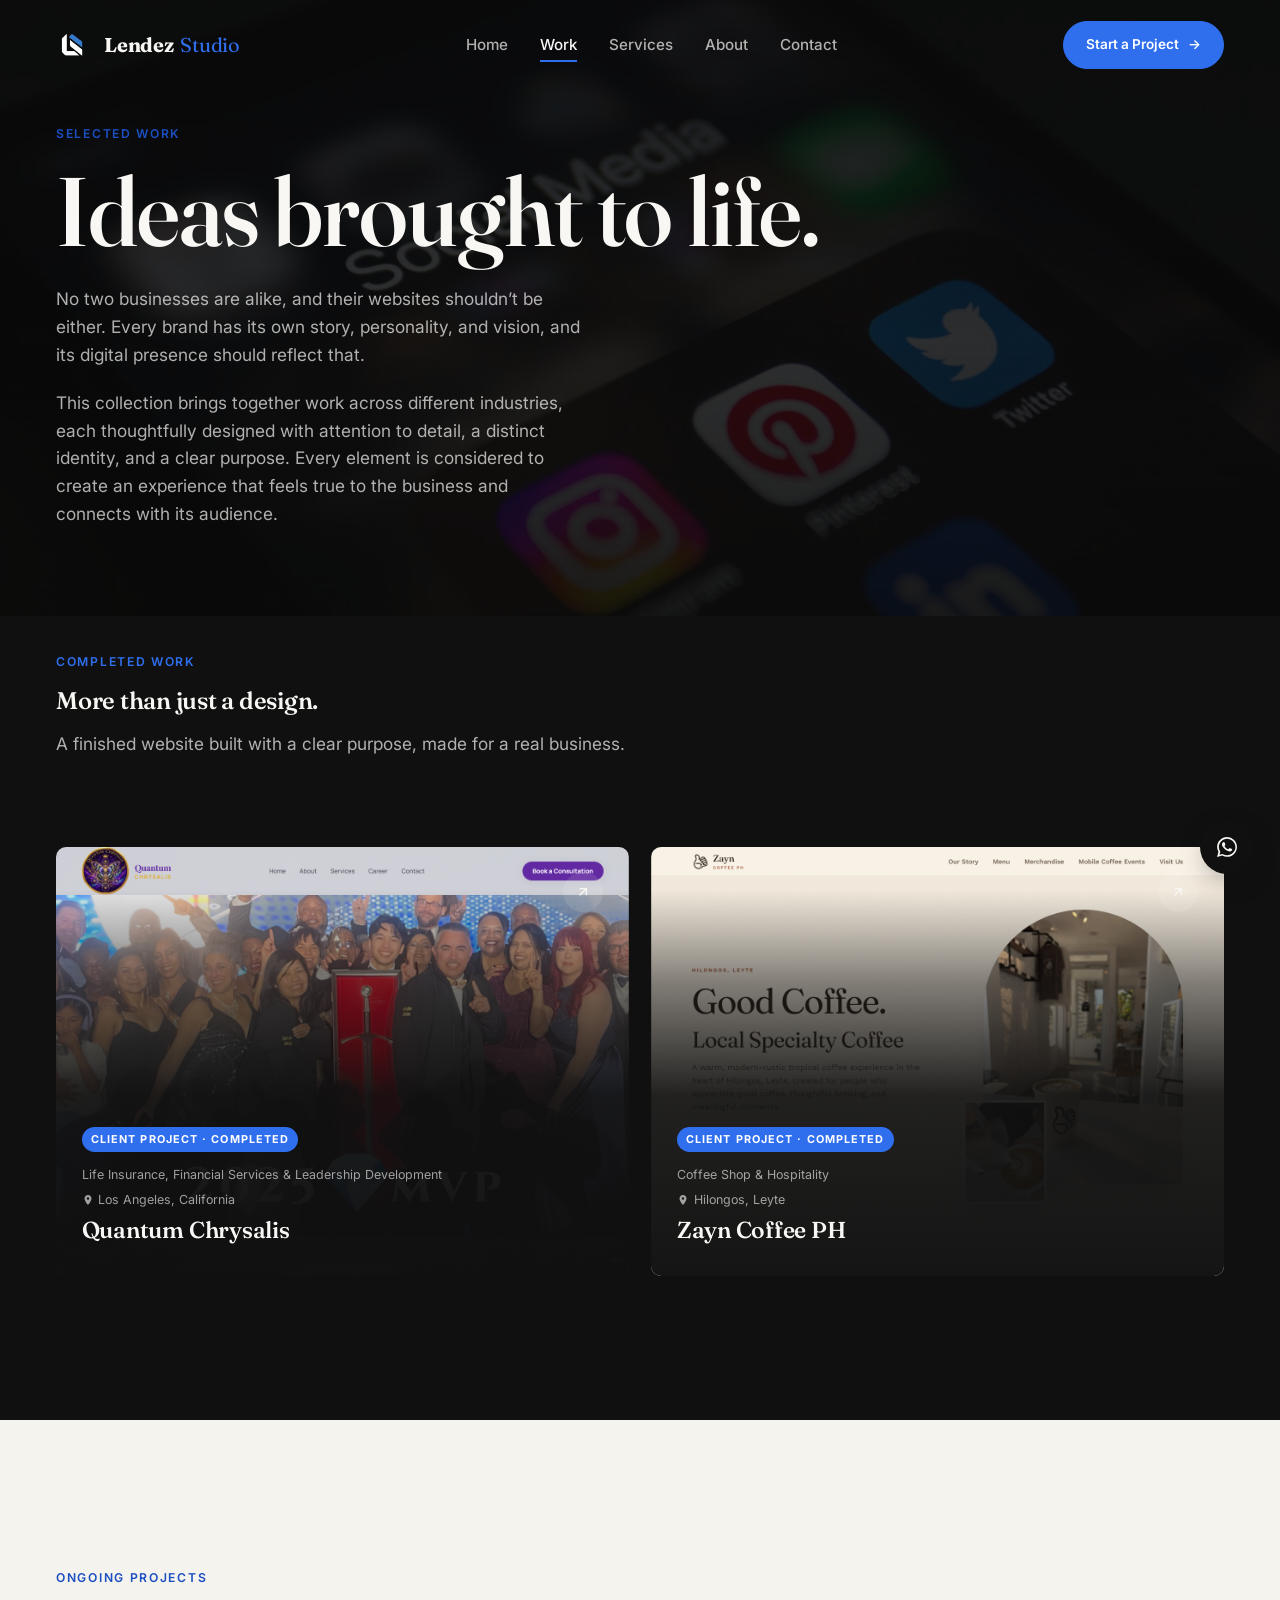
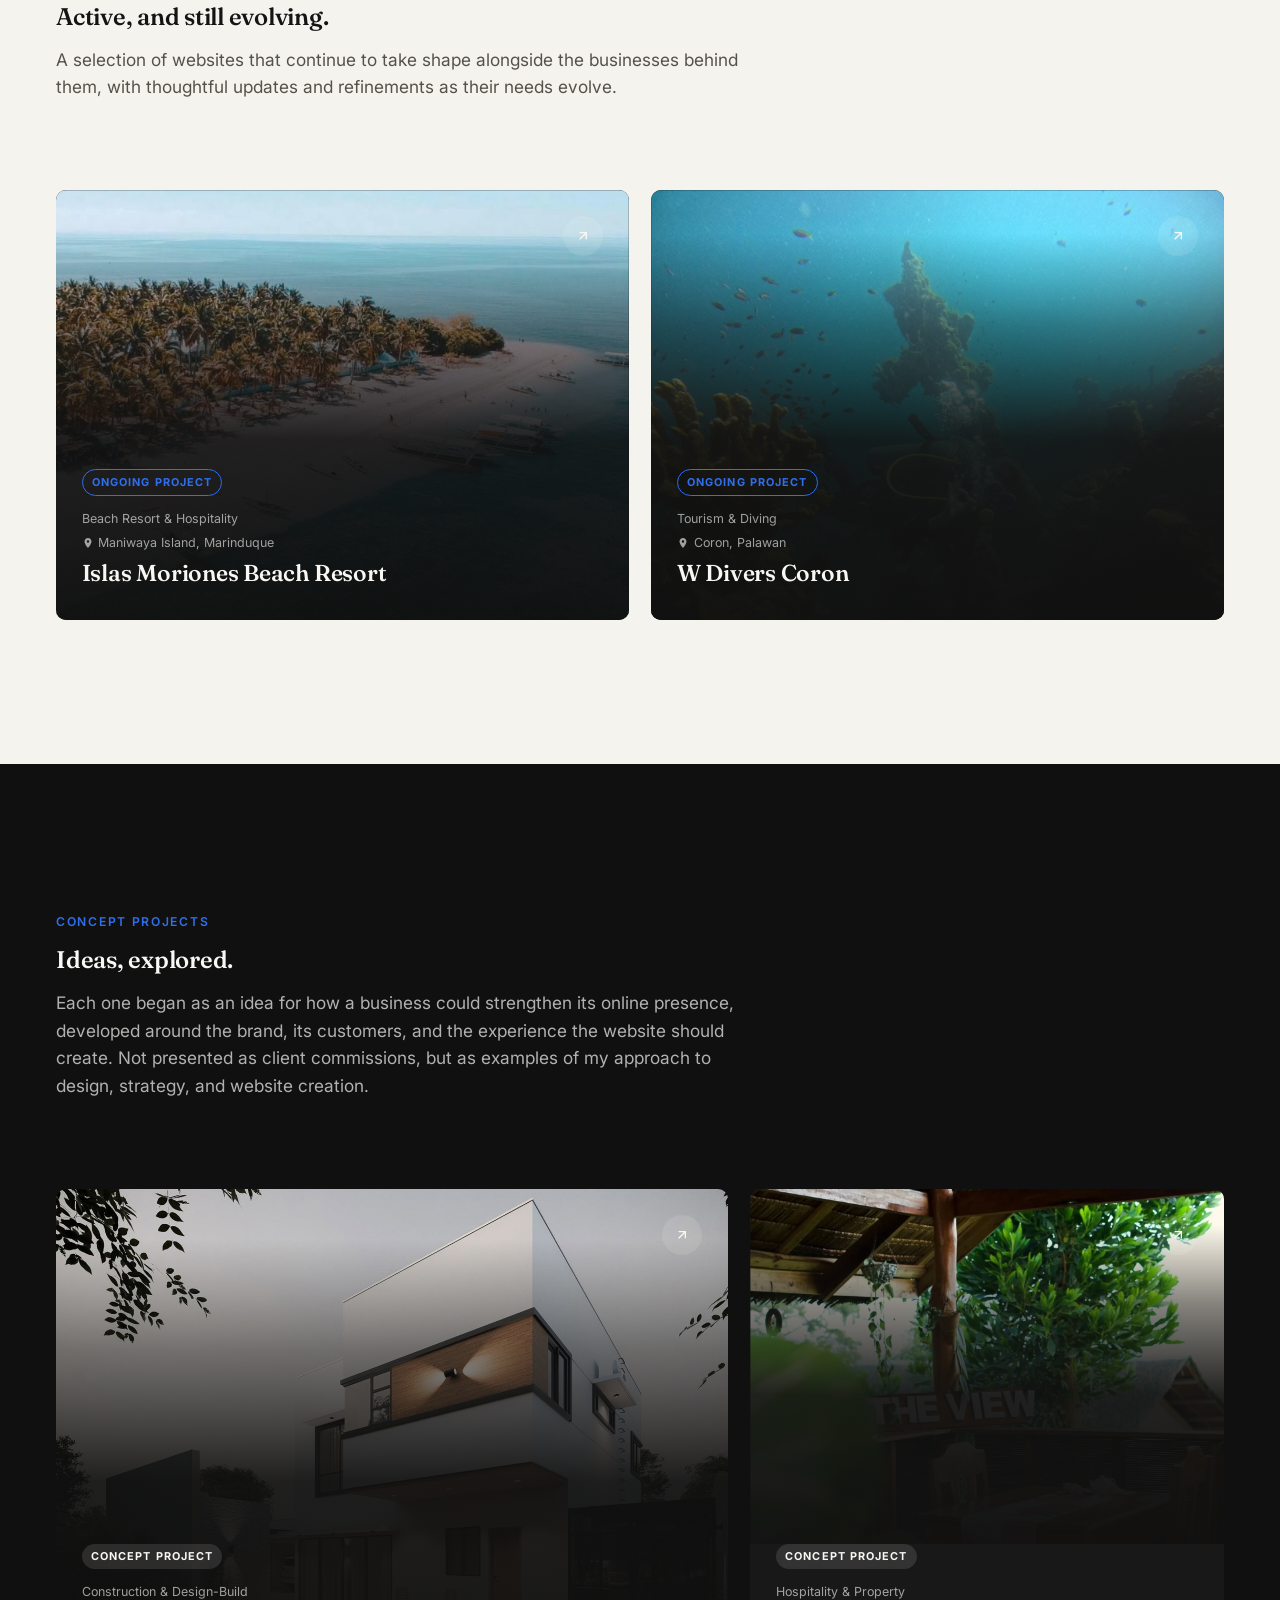
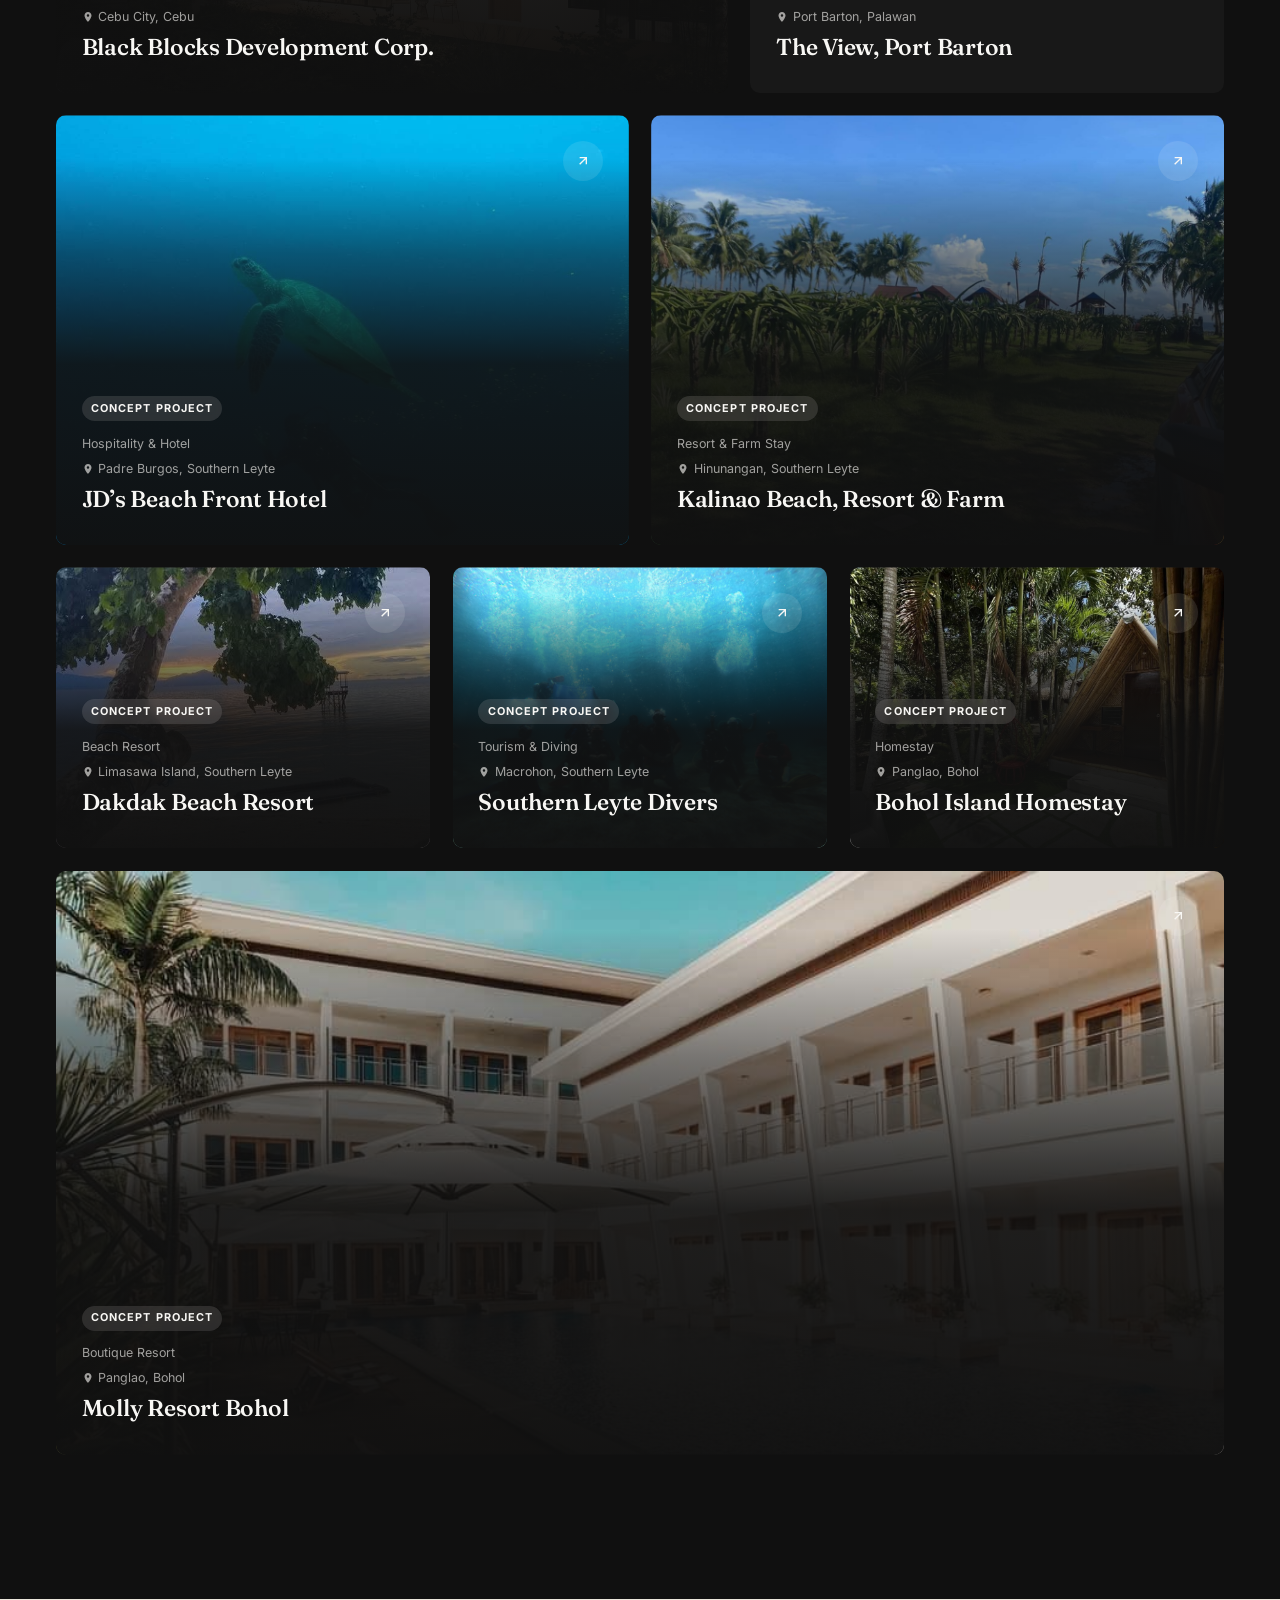
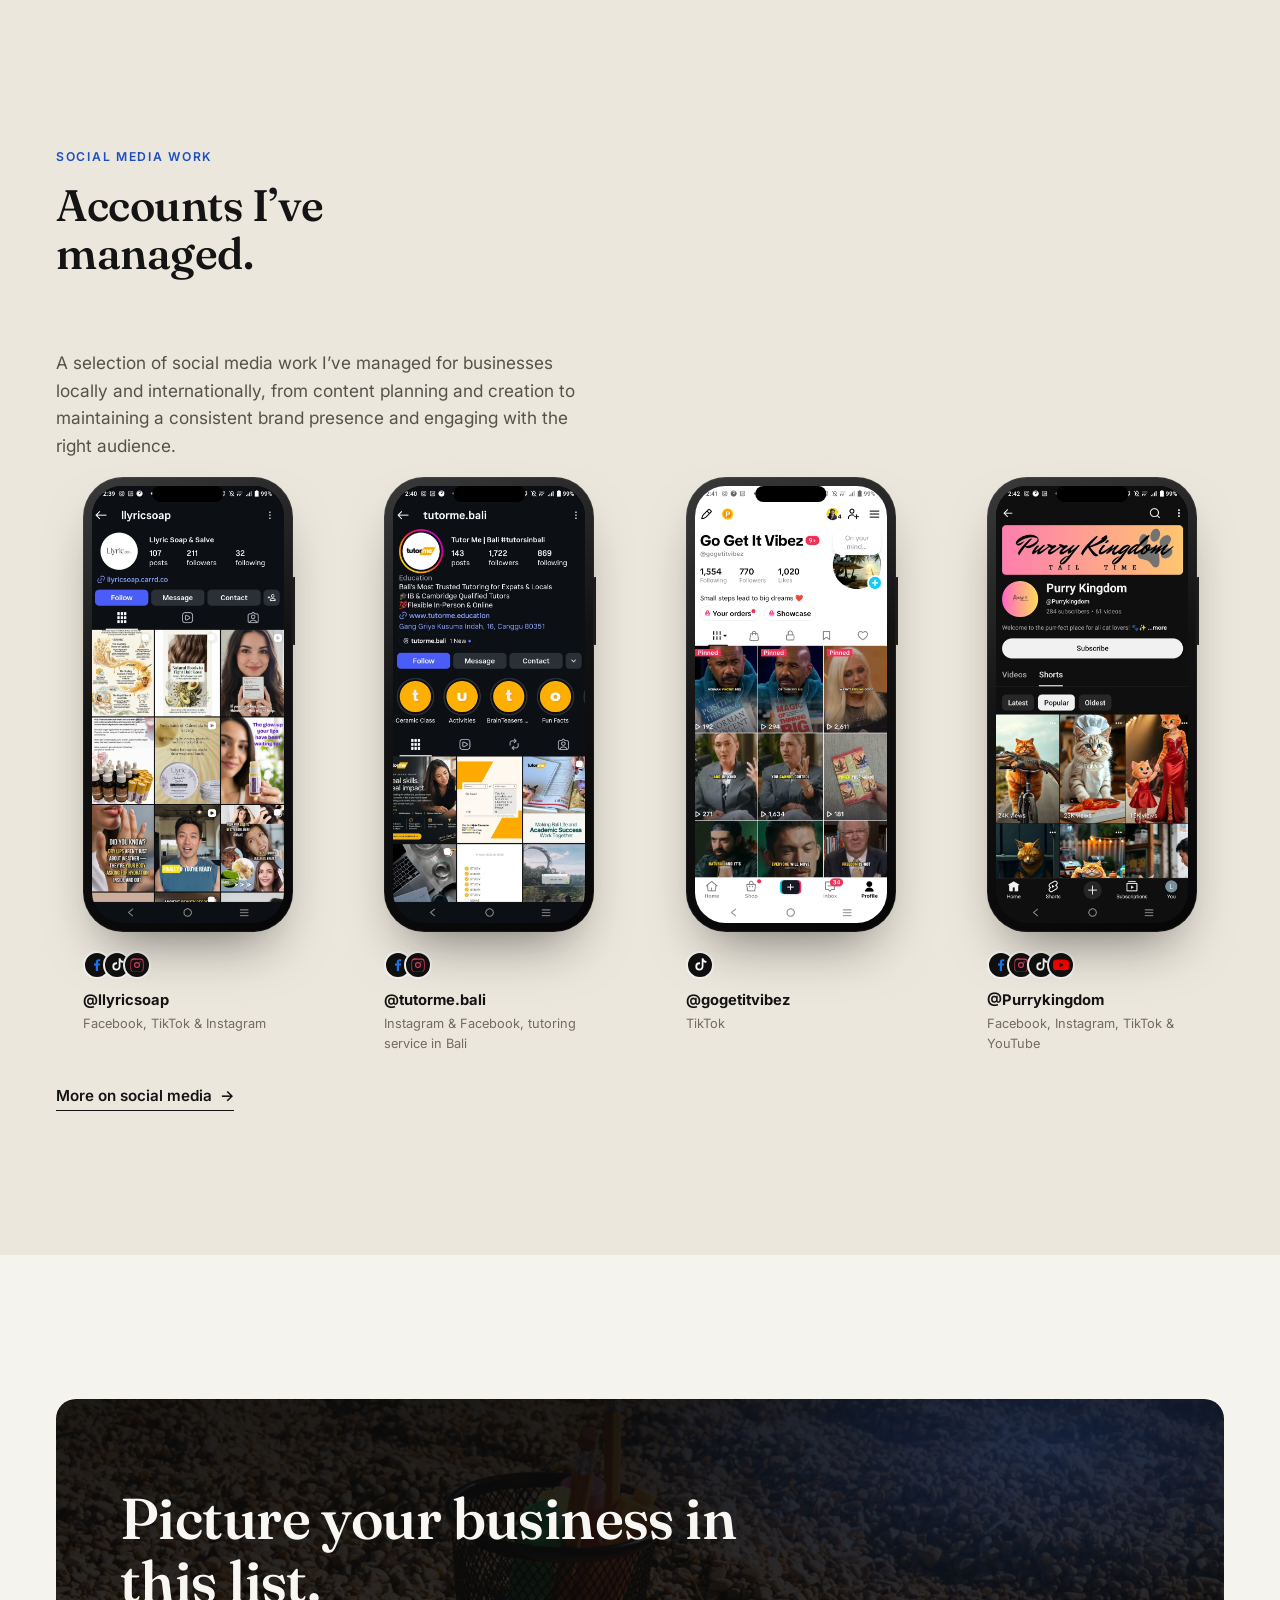
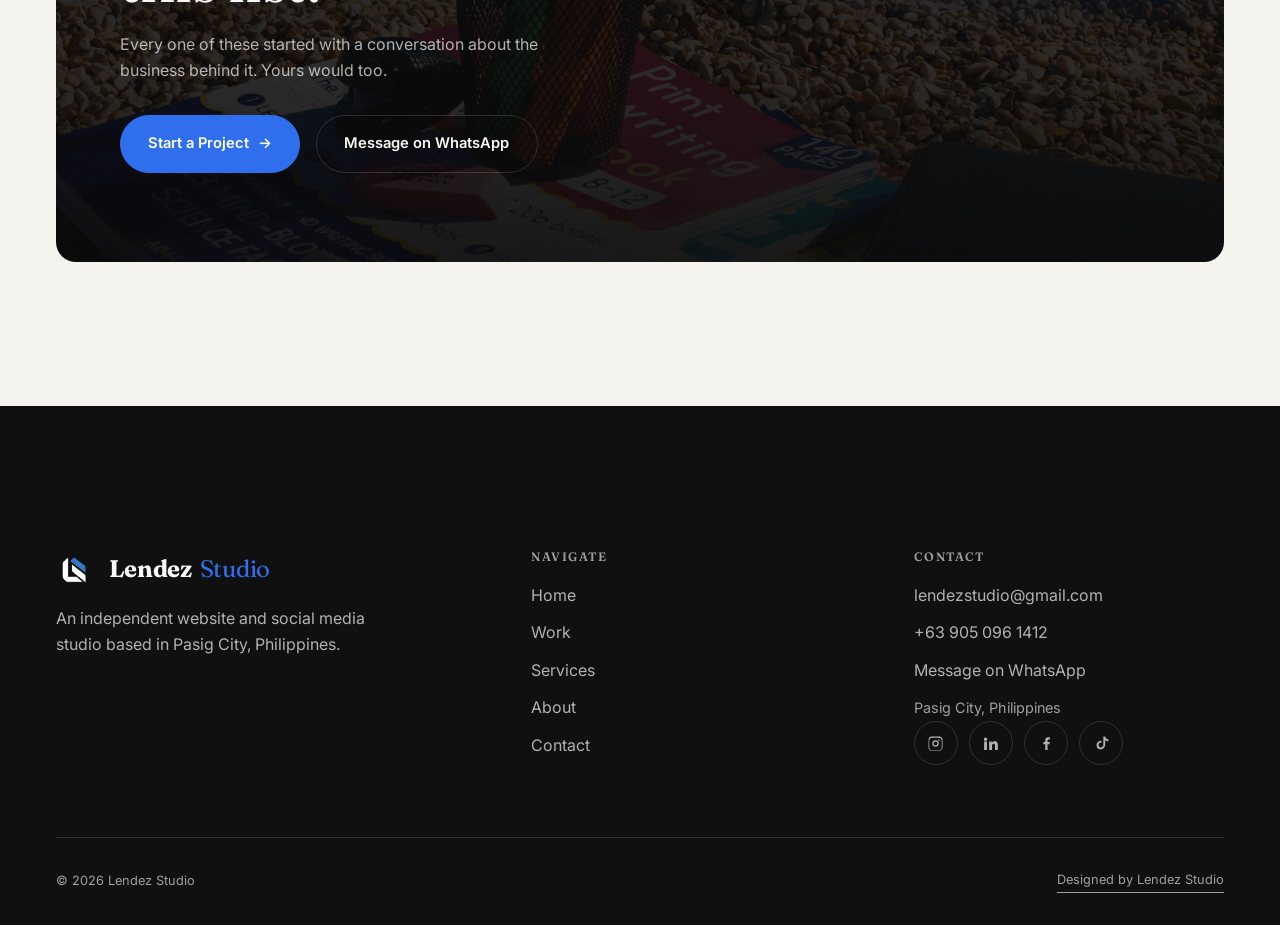
<file: work.html>
<!DOCTYPE html>
<html lang="en">
<head>
<meta charset="UTF-8">
<meta name="viewport" content="width=device-width, initial-scale=1.0">
<title>Work | Lendez Studio</title>
<meta name="description" content="A completed client project and a collection of concept websites by Lendez Studio, each designed around a real business across construction, hospitality, diving, finance, and other industries.">
<link rel="canonical" href="https://lendezstudio.com/work.html">
<meta property="og:type" content="website">
<meta property="og:title" content="Work | Lendez Studio">
<meta property="og:description" content="A completed client project and a collection of concept websites, each designed around a real business, audience, and goal.">
<meta property="og:url" content="https://lendezstudio.com/work.html">
<meta property="og:image" content="https://lendezstudio.com/og-image.png">
<meta property="og:image:width" content="1731">
<meta property="og:image:height" content="909">
<meta property="og:image:alt" content="Lendez Studio, website design and social media management">
<meta name="twitter:card" content="summary_large_image">
<meta name="twitter:title" content="Work | Lendez Studio">
<meta name="twitter:description" content="A completed client project and a collection of concept websites, each designed around a real business, audience, and goal.">
<meta name="twitter:image" content="https://lendezstudio.com/og-image.png">
<link rel="icon" type="image/png" href="/images/favicon.png">
<link rel="apple-touch-icon" href="/images/favicon.png">
<link rel="preconnect" href="https://fonts.googleapis.com">
<link rel="preconnect" href="https://fonts.gstatic.com" crossorigin>
<link href="https://fonts.googleapis.com/css2?family=Fraunces:ital,opsz,wght@0,9..144,400..700;1,9..144,400..600&family=Inter:wght@400;500;600;700&display=swap" rel="stylesheet">
<link rel="stylesheet" href="css/site.css?v=14">
</head>
<body class="hero-dark">
<a class="skip-link" href="#main">Skip to content</a>
<div class="cursor-dot" aria-hidden="true"></div>

<header class="site-header">
  <div class="wrap nav-inner">
    <a href="index.html" class="logo" aria-label="Lendez Studio, home"><img src="images/ls-icon.png" alt="" class="logo-icon logo-icon-dark" width="32" height="32"><img src="images/ls-icon-white.png" alt="" class="logo-icon logo-icon-light" width="32" height="32">Lendez <span class="logo-studio">Studio</span></a>
    <nav aria-label="Primary">
      <ul class="nav-links">
        <li><a href="index.html">Home</a></li>
        <li><a href="work.html" aria-current="page">Work</a></li>
        <li><a href="services.html">Services</a></li>
        <li><a href="about.html">About</a></li>
        <li><a href="contact.html">Contact</a></li>
      </ul>
    </nav>
    <div class="nav-cta">
      <a href="contact.html" class="btn btn-primary">Start a Project <span class="btn-arrow">&rarr;</span></a>
    </div>
    <button class="menu-toggle" aria-label="Open menu" aria-expanded="false">
      <span></span><span></span><span></span>
    </button>
  </div>
</header>

<div class="mobile-menu" id="mobile-menu">
  <ul>
    <li><a href="index.html"><span class="mm-num">01</span>Home</a></li>
    <li><a href="work.html"><span class="mm-num">02</span>Work</a></li>
    <li><a href="services.html"><span class="mm-num">03</span>Services</a></li>
    <li><a href="about.html"><span class="mm-num">04</span>About</a></li>
    <li><a href="contact.html"><span class="mm-num">05</span>Contact</a></li>
  </ul>
  <div class="mm-foot">
    <a href="mailto:lendezstudio@gmail.com">lendezstudio@gmail.com</a>
    <a href="tel:+639050961412">+63 905 096 1412</a>
    <a href="https://wa.me/639050961412" target="_blank" rel="noopener">Message on WhatsApp</a>
  </div>
</div>

<main id="main">

  <section class="page-head has-photo">
    <div class="wrap reveal">
      <span class="eyebrow">Selected Work</span>
      <h1>Ideas brought to life.</h1>
      <p class="lede">No two businesses are alike, and their websites shouldn&rsquo;t be either. Every brand has its own story, personality, and vision, and its digital presence should reflect that.</p>
      <p class="lede">This collection brings together work across different industries, each thoughtfully designed with attention to detail, a distinct identity, and a clear purpose. Every element is considered to create an experience that feels true to the business and connects with its audience.</p>
    </div>
  </section>

  <!-- COMPLETED WORK -->
  <section class="section-pad on-ink" style="padding-top:var(--gap-md)">
    <div class="wrap">
      <div class="work-intro reveal">
        <div>
          <span class="eyebrow">Completed Work</span>
          <h2>More than just a design.</h2>
        </div>
        <p class="lede">A finished website built with a clear purpose, made for a real business.</p>
      </div>

      <div class="work-grid mt-lg">
        <a class="work-card span-6 reveal mask-reveal" href="case-study-quantum-chrysalis.html">
          <div class="work-card-media">
            <img src="images/quantum-chrysalis.png" alt="Quantum Chrysalis website, a financial protection and leadership development company" width="1600" height="1000">
          </div>
          <div class="work-card-body">
            <span class="work-tag is-client">Client Project &middot; Completed</span>
            <span class="work-card-cat">Life Insurance, Financial Services &amp; Leadership Development</span>
            <span class="work-card-location"><svg viewBox="0 0 24 24" fill="currentColor"><path d="M12 2C8.13 2 5 5.13 5 9c0 5.25 7 13 7 13s7-7.75 7-13c0-3.87-3.13-7-7-7zm0 9.5A2.5 2.5 0 1 1 12 6.5a2.5 2.5 0 0 1 0 5z"/></svg>Los Angeles, California</span>
            <h3>Quantum Chrysalis</h3>
          </div>
          <span class="wc-arrow"><svg viewBox="0 0 24 24" fill="none" stroke="currentColor" stroke-width="2"><path d="M7 17 17 7M7 7h10v10"/></svg></span>
        </a>

        <a class="work-card span-6 reveal mask-reveal" href="case-study-zayn-coffee.html">
          <div class="work-card-media">
            <img src="images/zayn-coffee-ph.png" alt="Website for Zayn Coffee PH, a specialty coffee shop in Hilongos, Leyte" width="1600" height="1000">
          </div>
          <div class="work-card-body">
            <span class="work-tag is-client">Client Project &middot; Completed</span>
            <span class="work-card-cat">Coffee Shop &amp; Hospitality</span>
            <span class="work-card-location"><svg viewBox="0 0 24 24" fill="currentColor"><path d="M12 2C8.13 2 5 5.13 5 9c0 5.25 7 13 7 13s7-7.75 7-13c0-3.87-3.13-7-7-7zm0 9.5A2.5 2.5 0 1 1 12 6.5a2.5 2.5 0 0 1 0 5z"/></svg>Hilongos, Leyte</span>
            <h3>Zayn Coffee PH</h3>
          </div>
          <span class="wc-arrow"><svg viewBox="0 0 24 24" fill="none" stroke="currentColor" stroke-width="2"><path d="M7 17 17 7M7 7h10v10"/></svg></span>
        </a>
      </div>
    </div>
  </section>

  <!-- ONGOING PROJECTS -->
  <section class="section-pad">
    <div class="wrap">
      <div class="work-intro reveal">
        <div>
          <span class="eyebrow">Ongoing Projects</span>
          <h2>Active, and still evolving.</h2>
        </div>
        <p class="lede">A selection of websites that continue to take shape alongside the businesses behind them, with thoughtful updates and refinements as their needs evolve.</p>
      </div>

      <div class="work-grid mt-lg">
        <a class="work-card span-6 reveal mask-reveal" href="https://lendezstudio.github.io/Islas-Moriones/" target="_blank" rel="noopener">
          <div class="work-card-media">
            <img src="images/islas-moriones.jpg" alt="Aerial view of Islas Moriones Beach Resort's beach on Maniwaya Island, Marinduque, with outrigger boats and coconut palms along the shore" width="800" height="550">
          </div>
          <div class="work-card-body">
            <span class="work-tag is-ongoing">Ongoing Project</span>
            <span class="work-card-cat">Beach Resort &amp; Hospitality</span>
            <span class="work-card-location"><svg viewBox="0 0 24 24" fill="currentColor"><path d="M12 2C8.13 2 5 5.13 5 9c0 5.25 7 13 7 13s7-7.75 7-13c0-3.87-3.13-7-7-7zm0 9.5A2.5 2.5 0 1 1 12 6.5a2.5 2.5 0 0 1 0 5z"/></svg>Maniwaya Island, Marinduque</span>
            <h3>Islas Moriones Beach Resort</h3>
          </div>
          <span class="wc-arrow"><svg viewBox="0 0 24 24" fill="none" stroke="currentColor" stroke-width="2"><path d="M7 17 17 7M7 7h10v10"/></svg></span>
        </a>

        <a class="work-card span-6 reveal mask-reveal" href="https://lendezstudio.github.io/W-Divers-Coron/" target="_blank" rel="noopener">
          <div class="work-card-media">
            <img src="images/w-divers-coron.jpg" alt="Website for W Divers Coron" width="1400" height="1600">
          </div>
          <div class="work-card-body">
            <span class="work-tag is-ongoing">Ongoing Project</span>
            <span class="work-card-cat">Tourism &amp; Diving</span>
            <span class="work-card-location"><svg viewBox="0 0 24 24" fill="currentColor"><path d="M12 2C8.13 2 5 5.13 5 9c0 5.25 7 13 7 13s7-7.75 7-13c0-3.87-3.13-7-7-7zm0 9.5A2.5 2.5 0 1 1 12 6.5a2.5 2.5 0 0 1 0 5z"/></svg>Coron, Palawan</span>
            <h3>W Divers Coron</h3>
          </div>
          <span class="wc-arrow"><svg viewBox="0 0 24 24" fill="none" stroke="currentColor" stroke-width="2"><path d="M7 17 17 7M7 7h10v10"/></svg></span>
        </a>
      </div>
    </div>
  </section>

  <!-- CONCEPT PROJECTS -->
  <section class="section-pad on-ink">
    <div class="wrap">
      <div class="work-intro reveal">
        <div>
          <span class="eyebrow">Concept Projects</span>
          <h2>Ideas, explored.</h2>
        </div>
        <p class="lede">Each one began as an idea for how a business could strengthen its online presence, developed around the brand, its customers, and the experience the website should create. Not presented as client commissions, but as examples of my approach to design, strategy, and website creation.</p>
      </div>

      <div class="work-grid mt-lg">

        <a class="work-card span-7 reveal mask-reveal" href="https://lendezstudio.github.io/Black-Blocks-Development-Corporation/" target="_blank" rel="noopener">
          <div class="work-card-media">
            <img src="images/black-blocks.jpg" alt="Website concept for Black Blocks Development Corporation" width="1600" height="958">
          </div>
          <div class="work-card-body">
            <span class="work-tag">Concept Project</span>
            <span class="work-card-cat">Construction &amp; Design-Build</span>
            <span class="work-card-location"><svg viewBox="0 0 24 24" fill="currentColor"><path d="M12 2C8.13 2 5 5.13 5 9c0 5.25 7 13 7 13s7-7.75 7-13c0-3.87-3.13-7-7-7zm0 9.5A2.5 2.5 0 1 1 12 6.5a2.5 2.5 0 0 1 0 5z"/></svg>Cebu City, Cebu</span>
            <h3>Black Blocks Development Corp.</h3>
          </div>
          <span class="wc-arrow"><svg viewBox="0 0 24 24" fill="none" stroke="currentColor" stroke-width="2"><path d="M7 17 17 7M7 7h10v10"/></svg></span>
        </a>

        <a class="work-card span-5 reveal mask-reveal" href="https://lendezstudio.github.io/the-view/" target="_blank" rel="noopener">
          <div class="work-card-media">
            <img src="images/the-view.jpg" alt="Website concept for The View, Port Barton" width="1440" height="1440">
          </div>
          <div class="work-card-body">
            <span class="work-tag">Concept Project</span>
            <span class="work-card-cat">Hospitality &amp; Property</span>
            <span class="work-card-location"><svg viewBox="0 0 24 24" fill="currentColor"><path d="M12 2C8.13 2 5 5.13 5 9c0 5.25 7 13 7 13s7-7.75 7-13c0-3.87-3.13-7-7-7zm0 9.5A2.5 2.5 0 1 1 12 6.5a2.5 2.5 0 0 1 0 5z"/></svg>Port Barton, Palawan</span>
            <h3>The View, Port Barton</h3>
          </div>
          <span class="wc-arrow"><svg viewBox="0 0 24 24" fill="none" stroke="currentColor" stroke-width="2"><path d="M7 17 17 7M7 7h10v10"/></svg></span>
        </a>

        <a class="work-card span-6 reveal mask-reveal" href="https://lendezstudio.github.io/Jd-s-Beach-Front-Hotel/" target="_blank" rel="noopener">
          <div class="work-card-media">
            <img src="images/jd-beach-front-hotel.jpg" alt="Website concept for JD's Beach Front Hotel" width="960" height="960">
          </div>
          <div class="work-card-body">
            <span class="work-tag">Concept Project</span>
            <span class="work-card-cat">Hospitality &amp; Hotel</span>
            <span class="work-card-location"><svg viewBox="0 0 24 24" fill="currentColor"><path d="M12 2C8.13 2 5 5.13 5 9c0 5.25 7 13 7 13s7-7.75 7-13c0-3.87-3.13-7-7-7zm0 9.5A2.5 2.5 0 1 1 12 6.5a2.5 2.5 0 0 1 0 5z"/></svg>Padre Burgos, Southern Leyte</span>
            <h3>JD&rsquo;s Beach Front Hotel</h3>
          </div>
          <span class="wc-arrow"><svg viewBox="0 0 24 24" fill="none" stroke="currentColor" stroke-width="2"><path d="M7 17 17 7M7 7h10v10"/></svg></span>
        </a>

        <a class="work-card span-6 reveal mask-reveal" href="https://lendezstudio.github.io/Kalinao-Beach-and-Farm/#accommodations" target="_blank" rel="noopener">
          <div class="work-card-media">
            <img src="images/kalinao.jpg" alt="Website concept for Kalinao Beach Hotel, Resort and Farm" width="1600" height="900">
          </div>
          <div class="work-card-body">
            <span class="work-tag">Concept Project</span>
            <span class="work-card-cat">Resort &amp; Farm Stay</span>
            <span class="work-card-location"><svg viewBox="0 0 24 24" fill="currentColor"><path d="M12 2C8.13 2 5 5.13 5 9c0 5.25 7 13 7 13s7-7.75 7-13c0-3.87-3.13-7-7-7zm0 9.5A2.5 2.5 0 1 1 12 6.5a2.5 2.5 0 0 1 0 5z"/></svg>Hinunangan, Southern Leyte</span>
            <h3>Kalinao Beach, Resort &amp; Farm</h3>
          </div>
          <span class="wc-arrow"><svg viewBox="0 0 24 24" fill="none" stroke="currentColor" stroke-width="2"><path d="M7 17 17 7M7 7h10v10"/></svg></span>
        </a>

        <a class="work-card span-4 reveal mask-reveal" href="https://lendezstudio.github.io/Dakdak-Beach-Resort/" target="_blank" rel="noopener">
          <div class="work-card-media">
            <img src="images/dakdak.jpg" alt="Website concept for Dakdak Beach Resort" width="843" height="380">
          </div>
          <div class="work-card-body">
            <span class="work-tag">Concept Project</span>
            <span class="work-card-cat">Beach Resort</span>
            <span class="work-card-location"><svg viewBox="0 0 24 24" fill="currentColor"><path d="M12 2C8.13 2 5 5.13 5 9c0 5.25 7 13 7 13s7-7.75 7-13c0-3.87-3.13-7-7-7zm0 9.5A2.5 2.5 0 1 1 12 6.5a2.5 2.5 0 0 1 0 5z"/></svg>Limasawa Island, Southern Leyte</span>
            <h3>Dakdak Beach Resort</h3>
          </div>
          <span class="wc-arrow"><svg viewBox="0 0 24 24" fill="none" stroke="currentColor" stroke-width="2"><path d="M7 17 17 7M7 7h10v10"/></svg></span>
        </a>

        <a class="work-card span-4 reveal mask-reveal" href="https://lendezstudio.github.io/southern-leyte-divers/" target="_blank" rel="noopener">
          <div class="work-card-media">
            <img src="images/southern-leyte-divers.jpg" alt="Website concept for Southern Leyte Divers" width="1600" height="1400">
          </div>
          <div class="work-card-body">
            <span class="work-tag">Concept Project</span>
            <span class="work-card-cat">Tourism &amp; Diving</span>
            <span class="work-card-location"><svg viewBox="0 0 24 24" fill="currentColor"><path d="M12 2C8.13 2 5 5.13 5 9c0 5.25 7 13 7 13s7-7.75 7-13c0-3.87-3.13-7-7-7zm0 9.5A2.5 2.5 0 1 1 12 6.5a2.5 2.5 0 0 1 0 5z"/></svg>Macrohon, Southern Leyte</span>
            <h3>Southern Leyte Divers</h3>
          </div>
          <span class="wc-arrow"><svg viewBox="0 0 24 24" fill="none" stroke="currentColor" stroke-width="2"><path d="M7 17 17 7M7 7h10v10"/></svg></span>
        </a>

        <a class="work-card span-4 reveal mask-reveal" href="https://lendezstudio.github.io/Bohol-Island-Homestay/" target="_blank" rel="noopener">
          <div class="work-card-media">
            <img src="images/bohol-island-homestay.jpg" alt="Website concept for Bohol Island Homestay" width="1080" height="1350" style="object-position: center 45%">
          </div>
          <div class="work-card-body">
            <span class="work-tag">Concept Project</span>
            <span class="work-card-cat">Homestay</span>
            <span class="work-card-location"><svg viewBox="0 0 24 24" fill="currentColor"><path d="M12 2C8.13 2 5 5.13 5 9c0 5.25 7 13 7 13s7-7.75 7-13c0-3.87-3.13-7-7-7zm0 9.5A2.5 2.5 0 1 1 12 6.5a2.5 2.5 0 0 1 0 5z"/></svg>Panglao, Bohol</span>
            <h3>Bohol Island Homestay</h3>
          </div>
          <span class="wc-arrow"><svg viewBox="0 0 24 24" fill="none" stroke="currentColor" stroke-width="2"><path d="M7 17 17 7M7 7h10v10"/></svg></span>
        </a>

        <a class="work-card span-12 size-wide reveal mask-reveal" href="https://lendezstudio.github.io/Molly-Resort-Bohol/" target="_blank" rel="noopener">
          <div class="work-card-media">
            <img src="images/molly.jpg" alt="Website concept for Molly Resort Bohol" width="960" height="640">
          </div>
          <div class="work-card-body">
            <span class="work-tag">Concept Project</span>
            <span class="work-card-cat">Boutique Resort</span>
            <span class="work-card-location"><svg viewBox="0 0 24 24" fill="currentColor"><path d="M12 2C8.13 2 5 5.13 5 9c0 5.25 7 13 7 13s7-7.75 7-13c0-3.87-3.13-7-7-7zm0 9.5A2.5 2.5 0 1 1 12 6.5a2.5 2.5 0 0 1 0 5z"/></svg>Panglao, Bohol</span>
            <h3>Molly Resort Bohol</h3>
          </div>
          <span class="wc-arrow"><svg viewBox="0 0 24 24" fill="none" stroke="currentColor" stroke-width="2"><path d="M7 17 17 7M7 7h10v10"/></svg></span>
        </a>

      </div>
    </div>
  </section>

  <section class="section-pad band-tint">
    <div class="wrap">
      <div class="section-head reveal">
        <div>
          <span class="eyebrow">Social Media Work</span>
          <h2>Accounts I&rsquo;ve managed.</h2>
        </div>
      </div>
      <p class="lede reveal">A selection of social media work I&rsquo;ve managed for businesses locally and internationally, from content planning and creation to maintaining a consistent brand presence and engaging with the right audience.</p>
      <div class="phone-grid reveal">
        <a class="phone-card" href="https://www.instagram.com/llyricsoap/" target="_blank" rel="noopener" aria-label="llyricsoap on Instagram">
          <div class="phone-frame">
            <div class="phone-island"></div>
            <div class="phone-screen">
              <img src="images/social-llyricsoap.jpg" alt="llyricsoap Instagram profile" width="720" height="1600" loading="lazy">
            </div>
          </div>
          <span class="phone-card-info">
            <span class="account-icons" aria-hidden="true">
              <span class="account-icon"><svg viewBox="0 0 24 24" fill="#1877F2"><path d="M13.5 21v-8.1h2.72l.41-3.16H13.5V7.75c0-.92.26-1.54 1.6-1.54h1.7V3.4c-.3-.04-1.3-.13-2.47-.13-2.44 0-4.11 1.49-4.11 4.22v2.35H7.5v3.16h2.72V21z"/></svg></span>
              <span class="account-icon"><svg viewBox="0 0 24 24" fill="#FFFFFF"><path d="M14.5 2h2.7c.16 1.1.7 2.08 1.5 2.8.8.7 1.83 1.14 2.97 1.2v2.75a7.6 7.6 0 0 1-4.47-1.42v6.8c0 3.4-2.77 6.17-6.18 6.17A6.18 6.18 0 0 1 5 14.13a6.18 6.18 0 0 1 6.18-6.18c.32 0 .63.02.93.07v2.83a3.4 3.4 0 0 0-.93-.13 3.4 3.4 0 1 0 3.4 3.4V2z"/></svg></span>
              <span class="account-icon"><svg viewBox="0 0 24 24" fill="#E4405F"><path d="M12 2.2c3.2 0 3.58.01 4.85.07 1.17.05 1.97.24 2.43.41.55.2.99.44 1.4.86.42.41.66.85.86 1.4.17.46.36 1.26.41 2.43.06 1.27.07 1.65.07 4.85s-.01 3.58-.07 4.85c-.05 1.17-.24 1.97-.41 2.43-.2.55-.44.99-.86 1.4-.41.42-.85.66-1.4.86-.46.17-1.26.36-2.43.41-1.27.06-1.65.07-4.85.07s-3.58-.01-4.85-.07c-1.17-.05-1.97-.24-2.43-.41-.55-.2-.99-.44-1.4-.86-.42-.41-.66-.85-.86-1.4-.17-.46-.36-1.26-.41-2.43C2.21 15.58 2.2 15.2 2.2 12s.01-3.58.07-4.85c.05-1.17.24-1.97.41-2.43.2-.55.44-.99.86-1.4.41-.42.85-.66 1.4-.86.46-.17 1.26-.36 2.43-.41C8.42 2.21 8.8 2.2 12 2.2zm0 1.8c-3.15 0-3.5.01-4.73.07-.96.04-1.48.2-1.82.34-.46.18-.78.39-1.13.73-.34.35-.55.67-.73 1.13-.14.34-.3.86-.34 1.82-.06 1.23-.07 1.58-.07 4.73s.01 3.5.07 4.73c.04.96.2 1.48.34 1.82.18.46.39.78.73 1.13.35.34.67.55 1.13.73.34.14.86.3 1.82.34 1.23.06 1.58.07 4.73.07s3.5-.01 4.73-.07c.96-.04 1.48-.2 1.82-.34.46-.18.78-.39 1.13-.73.34-.35.55-.67.73-1.13.14-.34.3-.86.34-1.82.06-1.23.07-1.58.07-4.73s-.01-3.5-.07-4.73c-.04-.96-.2-1.48-.34-1.82-.18-.46-.39-.78-.73-1.13-.35-.34-.67-.55-1.13-.73-.34-.14-.86-.3-1.82-.34C15.5 4.01 15.15 4 12 4zm0 3.4a4.6 4.6 0 1 1 0 9.2 4.6 4.6 0 0 1 0-9.2zm0 1.8a2.8 2.8 0 1 0 0 5.6 2.8 2.8 0 0 0 0-5.6zm5.85-2a1.08 1.08 0 1 1-2.15 0 1.08 1.08 0 0 1 2.15 0z"/></svg></span>
            </span>
            <span class="account-text">
              <span class="account-handle">@llyricsoap</span>
              <span class="account-note">Facebook, TikTok &amp; Instagram</span>
            </span>
          </span>
        </a>

        <a class="phone-card" href="https://www.instagram.com/tutorme.bali/" target="_blank" rel="noopener" aria-label="tutorme.bali on Instagram">
          <div class="phone-frame">
            <div class="phone-island"></div>
            <div class="phone-screen">
              <img src="images/social-tutorme-bali.jpg" alt="tutorme.bali Instagram profile" width="720" height="1600" loading="lazy">
            </div>
          </div>
          <span class="phone-card-info">
            <span class="account-icons" aria-hidden="true">
              <span class="account-icon"><svg viewBox="0 0 24 24" fill="#1877F2"><path d="M13.5 21v-8.1h2.72l.41-3.16H13.5V7.75c0-.92.26-1.54 1.6-1.54h1.7V3.4c-.3-.04-1.3-.13-2.47-.13-2.44 0-4.11 1.49-4.11 4.22v2.35H7.5v3.16h2.72V21z"/></svg></span>
              <span class="account-icon"><svg viewBox="0 0 24 24" fill="#E4405F"><path d="M12 2.2c3.2 0 3.58.01 4.85.07 1.17.05 1.97.24 2.43.41.55.2.99.44 1.4.86.42.41.66.85.86 1.4.17.46.36 1.26.41 2.43.06 1.27.07 1.65.07 4.85s-.01 3.58-.07 4.85c-.05 1.17-.24 1.97-.41 2.43-.2.55-.44.99-.86 1.4-.41.42-.85.66-1.4.86-.46.17-1.26.36-2.43.41-1.27.06-1.65.07-4.85.07s-3.58-.01-4.85-.07c-1.17-.05-1.97-.24-2.43-.41-.55-.2-.99-.44-1.4-.86-.42-.41-.66-.85-.86-1.4-.17-.46-.36-1.26-.41-2.43C2.21 15.58 2.2 15.2 2.2 12s.01-3.58.07-4.85c.05-1.17.24-1.97.41-2.43.2-.55.44-.99.86-1.4.41-.42.85-.66 1.4-.86.46-.17 1.26-.36 2.43-.41C8.42 2.21 8.8 2.2 12 2.2zm0 1.8c-3.15 0-3.5.01-4.73.07-.96.04-1.48.2-1.82.34-.46.18-.78.39-1.13.73-.34.35-.55.67-.73 1.13-.14.34-.3.86-.34 1.82-.06 1.23-.07 1.58-.07 4.73s.01 3.5.07 4.73c.04.96.2 1.48.34 1.82.18.46.39.78.73 1.13.35.34.67.55 1.13.73.34.14.86.3 1.82.34 1.23.06 1.58.07 4.73.07s3.5-.01 4.73-.07c.96-.04 1.48-.2 1.82-.34.46-.18.78-.39 1.13-.73.34-.35.55-.67.73-1.13.14-.34.3-.86.34-1.82.06-1.23.07-1.58.07-4.73s-.01-3.5-.07-4.73c-.04-.96-.2-1.48-.34-1.82-.18-.46-.39-.78-.73-1.13-.35-.34-.67-.55-1.13-.73-.34-.14-.86-.3-1.82-.34C15.5 4.01 15.15 4 12 4zm0 3.4a4.6 4.6 0 1 1 0 9.2 4.6 4.6 0 0 1 0-9.2zm0 1.8a2.8 2.8 0 1 0 0 5.6 2.8 2.8 0 0 0 0-5.6zm5.85-2a1.08 1.08 0 1 1-2.15 0 1.08 1.08 0 0 1 2.15 0z"/></svg></span>
            </span>
            <span class="account-text">
              <span class="account-handle">@tutorme.bali</span>
              <span class="account-note">Instagram &amp; Facebook, tutoring service in Bali</span>
            </span>
          </span>
        </a>

        <a class="phone-card" href="https://www.tiktok.com/@gogetitvibez" target="_blank" rel="noopener" aria-label="gogetitvibez on TikTok">
          <div class="phone-frame">
            <div class="phone-island"></div>
            <div class="phone-screen">
              <img src="images/social-gogetitvibez.jpg" alt="gogetitvibez TikTok profile" width="720" height="1600" loading="lazy">
            </div>
          </div>
          <span class="phone-card-info">
            <span class="account-icons" aria-hidden="true">
              <span class="account-icon"><svg viewBox="0 0 24 24" fill="#FFFFFF"><path d="M14.5 2h2.7c.16 1.1.7 2.08 1.5 2.8.8.7 1.83 1.14 2.97 1.2v2.75a7.6 7.6 0 0 1-4.47-1.42v6.8c0 3.4-2.77 6.17-6.18 6.17A6.18 6.18 0 0 1 5 14.13a6.18 6.18 0 0 1 6.18-6.18c.32 0 .63.02.93.07v2.83a3.4 3.4 0 0 0-.93-.13 3.4 3.4 0 1 0 3.4 3.4V2z"/></svg></span>
            </span>
            <span class="account-text">
              <span class="account-handle">@gogetitvibez</span>
              <span class="account-note">TikTok</span>
            </span>
          </span>
        </a>

        <a class="phone-card" href="https://www.youtube.com/@Purrykingdom" target="_blank" rel="noopener" aria-label="Purrykingdom on TikTok and YouTube">
          <div class="phone-frame">
            <div class="phone-island"></div>
            <div class="phone-screen">
              <img src="images/social-purrykingdom.jpg" alt="Purrykingdom YouTube profile" width="720" height="1600" loading="lazy">
            </div>
          </div>
          <span class="phone-card-info">
            <span class="account-icons" aria-hidden="true">
              <span class="account-icon"><svg viewBox="0 0 24 24" fill="#1877F2"><path d="M13.5 21v-8.1h2.72l.41-3.16H13.5V7.75c0-.92.26-1.54 1.6-1.54h1.7V3.4c-.3-.04-1.3-.13-2.47-.13-2.44 0-4.11 1.49-4.11 4.22v2.35H7.5v3.16h2.72V21z"/></svg></span>
              <span class="account-icon"><svg viewBox="0 0 24 24" fill="#E4405F"><path d="M12 2.2c3.2 0 3.58.01 4.85.07 1.17.05 1.97.24 2.43.41.55.2.99.44 1.4.86.42.41.66.85.86 1.4.17.46.36 1.26.41 2.43.06 1.27.07 1.65.07 4.85s-.01 3.58-.07 4.85c-.05 1.17-.24 1.97-.41 2.43-.2.55-.44.99-.86 1.4-.41.42-.85.66-1.4.86-.46.17-1.26.36-2.43.41-1.27.06-1.65.07-4.85.07s-3.58-.01-4.85-.07c-1.17-.05-1.97-.24-2.43-.41-.55-.2-.99-.44-1.4-.86-.42-.41-.66-.85-.86-1.4-.17-.46-.36-1.26-.41-2.43C2.21 15.58 2.2 15.2 2.2 12s.01-3.58.07-4.85c.05-1.17.24-1.97.41-2.43.2-.55.44-.99.86-1.4.41-.42.85-.66 1.4-.86.46-.17 1.26-.36 2.43-.41C8.42 2.21 8.8 2.2 12 2.2zm0 1.8c-3.15 0-3.5.01-4.73.07-.96.04-1.48.2-1.82.34-.46.18-.78.39-1.13.73-.34.35-.55.67-.73 1.13-.14.34-.3.86-.34 1.82-.06 1.23-.07 1.58-.07 4.73s.01 3.5.07 4.73c.04.96.2 1.48.34 1.82.18.46.39.78.73 1.13.35.34.67.55 1.13.73.34.14.86.3 1.82.34 1.23.06 1.58.07 4.73.07s3.5-.01 4.73-.07c.96-.04 1.48-.2 1.82-.34.46-.18.78-.39 1.13-.73.34-.35.55-.67.73-1.13.14-.34.3-.86.34-1.82.06-1.23.07-1.58.07-4.73s-.01-3.5-.07-4.73c-.04-.96-.2-1.48-.34-1.82-.18-.46-.39-.78-.73-1.13-.35-.34-.67-.55-1.13-.73-.34-.14-.86-.3-1.82-.34C15.5 4.01 15.15 4 12 4zm0 3.4a4.6 4.6 0 1 1 0 9.2 4.6 4.6 0 0 1 0-9.2zm0 1.8a2.8 2.8 0 1 0 0 5.6 2.8 2.8 0 0 0 0-5.6zm5.85-2a1.08 1.08 0 1 1-2.15 0 1.08 1.08 0 0 1 2.15 0z"/></svg></span>
              <span class="account-icon"><svg viewBox="0 0 24 24" fill="#FFFFFF"><path d="M14.5 2h2.7c.16 1.1.7 2.08 1.5 2.8.8.7 1.83 1.14 2.97 1.2v2.75a7.6 7.6 0 0 1-4.47-1.42v6.8c0 3.4-2.77 6.17-6.18 6.17A6.18 6.18 0 0 1 5 14.13a6.18 6.18 0 0 1 6.18-6.18c.32 0 .63.02.93.07v2.83a3.4 3.4 0 0 0-.93-.13 3.4 3.4 0 1 0 3.4 3.4V2z"/></svg></span>
              <span class="account-icon"><svg viewBox="0 0 24 24" fill="#FF0000"><path d="M23.5 6.5a3 3 0 0 0-2.11-2.12C19.5 3.86 12 3.86 12 3.86s-7.5 0-9.39.52A3 3 0 0 0 .5 6.5C0 8.4 0 12 0 12s0 3.6.5 5.5a3 3 0 0 0 2.11 2.12C4.5 20.14 12 20.14 12 20.14s7.5 0 9.39-.52A3 3 0 0 0 23.5 17.5c.5-1.9.5-5.5.5-5.5s0-3.6-.5-5.5zM9.6 15.6V8.4l6.2 3.6-6.2 3.6z"/></svg></span>
            </span>
            <span class="account-text">
              <span class="account-handle">@Purrykingdom</span>
              <span class="account-note">Facebook, Instagram, TikTok &amp; YouTube</span>
            </span>
          </span>
        </a>
      </div>
      <a href="services.html#social" class="link-cta reveal" style="margin-top:1.8rem;display:inline-flex">More on social media <span class="btn-arrow">&rarr;</span></a>
    </div>
  </section>

  <section class="section-pad">
    <div class="final-cta has-photo-izmir reveal">
      <h2>Picture your business in this list.</h2>
      <p>Every one of these started with a conversation about the business behind it. Yours would too.</p>
      <div class="hero-ctas">
        <a href="contact.html" class="btn btn-primary">Start a Project <span class="btn-arrow">&rarr;</span></a>
        <a href="https://wa.me/639050961412" target="_blank" rel="noopener" class="btn btn-ghost">Message on WhatsApp</a>
      </div>
    </div>
  </section>

</main>

<footer class="site-footer">
  <div class="wrap">
    <div class="footer-top">
      <div class="footer-brand">
        <a href="index.html" class="logo" aria-label="Lendez Studio, home"><img src="images/ls-icon-white.png" alt="" class="logo-icon" width="32" height="32">Lendez <span class="logo-studio">Studio</span></a>
        <p>An independent website and social media studio based in Pasig City, Philippines.</p>
      </div>
      <div class="footer-col">
        <h4>Navigate</h4>
        <ul>
          <li><a href="index.html">Home</a></li>
          <li><a href="work.html">Work</a></li>
          <li><a href="services.html">Services</a></li>
          <li><a href="about.html">About</a></li>
          <li><a href="contact.html">Contact</a></li>
        </ul>
      </div>
      <div class="footer-col">
        <h4>Contact</h4>
        <ul>
          <li><a href="mailto:lendezstudio@gmail.com">lendezstudio@gmail.com</a></li>
          <li><a href="tel:+639050961412">+63 905 096 1412</a></li>
          <li><a href="https://wa.me/639050961412" target="_blank" rel="noopener">Message on WhatsApp</a></li>
          <li><span class="muted" style="color:var(--on-ink-faint)">Pasig City, Philippines</span></li>
        </ul>
        <div class="social-icons footer-social">
          <a href="https://www.instagram.com/lynethlendez/" target="_blank" rel="noopener" aria-label="Instagram">
            <svg viewBox="0 0 24 24" fill="currentColor"><path d="M12 2.2c3.2 0 3.58.01 4.85.07 1.17.05 1.97.24 2.43.41.55.2.99.44 1.4.86.42.41.66.85.86 1.4.17.46.36 1.26.41 2.43.06 1.27.07 1.65.07 4.85s-.01 3.58-.07 4.85c-.05 1.17-.24 1.97-.41 2.43-.2.55-.44.99-.86 1.4-.41.42-.85.66-1.4.86-.46.17-1.26.36-2.43.41-1.27.06-1.65.07-4.85.07s-3.58-.01-4.85-.07c-1.17-.05-1.97-.24-2.43-.41-.55-.2-.99-.44-1.4-.86-.42-.41-.66-.85-.86-1.4-.17-.46-.36-1.26-.41-2.43C2.21 15.58 2.2 15.2 2.2 12s.01-3.58.07-4.85c.05-1.17.24-1.97.41-2.43.2-.55.44-.99.86-1.4.41-.42.85-.66 1.4-.86.46-.17 1.26-.36 2.43-.41C8.42 2.21 8.8 2.2 12 2.2zm0 1.8c-3.15 0-3.5.01-4.73.07-.96.04-1.48.2-1.82.34-.46.18-.78.39-1.13.73-.34.35-.55.67-.73 1.13-.14.34-.3.86-.34 1.82-.06 1.23-.07 1.58-.07 4.73s.01 3.5.07 4.73c.04.96.2 1.48.34 1.82.18.46.39.78.73 1.13.35.34.67.55 1.13.73.34.14.86.3 1.82.34 1.23.06 1.58.07 4.73.07s3.5-.01 4.73-.07c.96-.04 1.48-.2 1.82-.34.46-.18.78-.39 1.13-.73.34-.35.55-.67.73-1.13.14-.34.3-.86.34-1.82.06-1.23.07-1.58.07-4.73s-.01-3.5-.07-4.73c-.04-.96-.2-1.48-.34-1.82-.18-.46-.39-.78-.73-1.13-.35-.34-.67-.55-1.13-.73-.34-.14-.86-.3-1.82-.34C15.5 4.01 15.15 4 12 4zm0 3.4a4.6 4.6 0 1 1 0 9.2 4.6 4.6 0 0 1 0-9.2zm0 1.8a2.8 2.8 0 1 0 0 5.6 2.8 2.8 0 0 0 0-5.6zm5.85-2a1.08 1.08 0 1 1-2.15 0 1.08 1.08 0 0 1 2.15 0z"/></svg>
          </a>
          <a href="https://www.linkedin.com/in/lyneth-lendez-19b93721a/" target="_blank" rel="noopener" aria-label="LinkedIn">
            <svg viewBox="0 0 24 24" fill="currentColor"><path d="M4.98 3.5a2.5 2.5 0 1 1 0 5 2.5 2.5 0 0 1 0-5zM3 9h4v12H3zm7 0h3.8v1.7h.05c.53-.95 1.83-1.95 3.77-1.95 4.03 0 4.78 2.5 4.78 5.76V21h-4v-5.6c0-1.34-.03-3.06-1.94-3.06-1.95 0-2.25 1.44-2.25 2.96V21h-4z"/></svg>
          </a>
          <a href="https://www.facebook.com/Lynthlendz" target="_blank" rel="noopener" aria-label="Facebook">
            <svg viewBox="0 0 24 24" fill="currentColor"><path d="M13.5 21v-8.1h2.72l.41-3.16H13.5V7.75c0-.92.26-1.54 1.6-1.54h1.7V3.4c-.3-.04-1.3-.13-2.47-.13-2.44 0-4.11 1.49-4.11 4.22v2.35H7.5v3.16h2.72V21z"/></svg>
          </a>
          <a href="https://www.tiktok.com/@lynethlendez" target="_blank" rel="noopener" aria-label="TikTok">
            <svg viewBox="0 0 24 24" fill="currentColor"><path d="M14.5 2h2.7c.16 1.1.7 2.08 1.5 2.8.8.7 1.83 1.14 2.97 1.2v2.75a7.6 7.6 0 0 1-4.47-1.42v6.8c0 3.4-2.77 6.17-6.18 6.17A6.18 6.18 0 0 1 5 14.13a6.18 6.18 0 0 1 6.18-6.18c.32 0 .63.02.93.07v2.83a3.4 3.4 0 0 0-.93-.13 3.4 3.4 0 1 0 3.4 3.4V2z"/></svg>
          </a>
        </div>
      </div>
    </div>
    <div class="footer-bottom">
      <span>&copy; <span data-year></span> Lendez Studio</span>
      <a href="about.html">Designed by Lendez Studio</a>
    </div>
  </div>
</footer>

<a href="https://wa.me/639050961412" target="_blank" rel="noopener" class="wa-float" aria-label="Message on WhatsApp">
  <svg viewBox="0 0 24 24" fill="currentColor"><path d="M12.04 2C6.58 2 2.13 6.45 2.13 11.91c0 1.75.46 3.45 1.32 4.95L2.05 22l5.25-1.38a9.9 9.9 0 0 0 4.74 1.21h.01c5.46 0 9.9-4.45 9.9-9.91 0-2.65-1.03-5.14-2.9-7.01A9.82 9.82 0 0 0 12.04 2m0 1.67c2.24 0 4.35.87 5.94 2.46a8.3 8.3 0 0 1 2.45 5.92c0 4.55-3.71 8.25-8.29 8.25a8.4 8.4 0 0 1-4.22-1.14l-.3-.18-3.12.82.83-3.04-.2-.31a8.2 8.2 0 0 1-1.28-4.42c0-4.55 3.71-8.36 8.19-8.36M8.5 7.2c-.16 0-.43.06-.65.31s-.86.84-.86 2.04.88 2.37 1 2.53 1.73 2.78 4.29 3.79c2.12.84 2.55.67 3.01.63s1.48-.6 1.69-1.19.21-1.08.15-1.19-.23-.17-.48-.3-1.48-.73-1.71-.81-.4-.13-.57.13-.65.81-.8.98-.3.19-.55.06a6.9 6.9 0 0 1-2.03-1.25 7.6 7.6 0 0 1-1.4-1.74c-.15-.25 0-.38.11-.51.12-.13.25-.31.38-.46s.16-.26.24-.44.04-.32-.02-.44-.57-1.38-.79-1.89-.42-.42-.57-.42Z"/></svg>
</a>

<script src="js/main.js"></script>
</body>
</html>
</file>
<file: css/site.css>
/* ============================================================
   LENDEZ STUDIO: Bold Creative Studio
   Near-black / warm off-white / vibrant orange editorial system.
   Fraunces (elegant display serif) + Inter (body/UI). No build step.
   ============================================================ */

:root{
  /* ---- Palette ---- */
  --ink:        #101010;
  --ink-2:      #181818;
  --ink-3:      #212121;
  --paper:      #F5F3EE;
  --paper-2:    #ECE7DC;
  --paper-3:    #E3DCCC;
  --white:      #FFFFFF;
  --accent:     #2F6FED;
  --accent-2:   #1F56D6;
  --accent-deep:#1C4FC2;

  --on-ink:        #F8F7F4;
  --on-ink-soft:   rgba(248,247,244,0.70);
  --on-ink-faint:  rgba(248,247,244,0.62);
  --on-paper:      #141414;
  --on-paper-soft: #55524A;
  --on-paper-faint:#716C5E;

  --line-ink:   rgba(248,247,244,0.14);
  --line-paper: rgba(20,20,20,0.13);

  /* ---- Type ---- */
  --font-display: 'Fraunces', serif;
  --font-body: 'Inter', sans-serif;

  --fs-mega:  clamp(2.1rem, 7.6vw, 6.6rem);
  --fs-h1:    clamp(1.9rem, 4.8vw, 3.7rem);
  --fs-h2:    clamp(1.6rem, 3.6vw, 2.75rem);
  --fs-h3:    clamp(1.2rem, 2vw, 1.5rem);
  --fs-lede:  clamp(1.05rem, 1.35vw, 1.2rem);
  --fs-body:  1rem;
  --fs-sm:    0.9rem;
  --fs-label: 0.76rem;

  /* ---- Spacing ---- */
  --gap-xs: 0.5rem;
  --gap-sm: 1rem;
  --gap-md: 2rem;
  --gap-lg: 4.5rem;
  --gap-xl: 9rem;

  --radius-sm: 4px;
  --radius: 10px;

  --ease: cubic-bezier(0.19, 1, 0.22, 1);
  --ease-soft: cubic-bezier(0.16, 1, 0.3, 1);
  --dur-fast: 0.3s;
  --dur-med: 0.65s;
  --dur-slow: 1s;

  --max-w: 1360px;

  /* ---- Photo scrim darkness (lighter on mobile, see media query) ---- */
  --scrim-1: 0.91;
  --scrim-2: 0.83;
  --scrim-3: 0.93;
}

@media (max-width: 680px){
  :root{
    --scrim-1: 0.68;
    --scrim-2: 0.6;
    --scrim-3: 0.74;
  }
}

*, *::before, *::after{ box-sizing: border-box; }
html{ scroll-behavior: smooth; -webkit-text-size-adjust: 100%; overflow-x: hidden; }

@media (prefers-reduced-motion: reduce){
  html{ scroll-behavior: auto; }
  *, *::before, *::after{
    animation-duration: 0.01ms !important;
    animation-iteration-count: 1 !important;
    transition-duration: 0.01ms !important;
    scroll-behavior: auto !important;
  }
}

body{
  margin: 0;
  background: var(--paper);
  color: var(--on-paper);
  font-family: var(--font-body);
  font-size: 16px;
  line-height: 1.6;
  -webkit-font-smoothing: antialiased;
  overflow-x: hidden;
}

img{ max-width: 100%; display: block; }
a{ color: inherit; text-decoration: none; }
button{ font-family: inherit; cursor: pointer; background: none; border: none; color: inherit; }
::selection{ background: var(--accent); color: var(--white); }
:focus-visible{ outline: 2px solid var(--accent); outline-offset: 3px; }

.skip-link{
  position: absolute; left: -999px; top: 0; z-index: 400;
  background: var(--ink); color: var(--on-ink);
  padding: 0.8rem 1.2rem; font-weight: 600; font-size: 0.9rem;
}
.skip-link:focus{ left: 0; }

.wrap{ max-width: var(--max-w); margin: 0 auto; padding: 0 clamp(1.25rem, 4.5vw, 3.5rem); }

/* ---------- Typography ---------- */

h1, h2, h3, h4{
  font-family: var(--font-display);
  font-weight: 560;
  line-height: 1.08;
  letter-spacing: -0.01em;
  margin: 0;
  overflow-wrap: break-word;
}
h1 em, h2 em{ font-style: italic; font-weight: 500; color: var(--accent); }

.eyebrow{
  display: inline-flex; align-items: center; gap: 0.6em;
  font-family: var(--font-body);
  font-weight: 600;
  font-size: var(--fs-label);
  letter-spacing: 0.14em;
  text-transform: uppercase;
  color: var(--accent-deep);
  margin-bottom: var(--gap-sm);
  min-width: 0;
  flex-wrap: wrap;
}
.on-ink .eyebrow, .eyebrow.on-ink{ color: var(--accent); }

p{ margin: 0 0 1em; color: var(--on-paper-soft); max-width: 62ch; }
.on-ink p{ color: var(--on-ink-soft); }
.lede{ font-size: var(--fs-lede); max-width: 48ch; }
.muted{ color: var(--on-paper-faint); font-size: var(--fs-sm); }

/* ---------- Buttons ---------- */

.btn{
  display: inline-flex; align-items: center; gap: 0.6em;
  font-family: var(--font-body); font-weight: 600; font-size: 0.92rem;
  padding: 1rem 1.7rem;
  border-radius: 100px;
  white-space: nowrap;
  transition: transform var(--dur-fast) var(--ease), background var(--dur-fast) var(--ease), color var(--dur-fast) var(--ease), border-color var(--dur-fast) var(--ease);
}
.btn-primary{ background: var(--accent); color: var(--white); border: 1px solid var(--accent); }
.btn-primary:hover{ background: var(--on-paper); border-color: var(--on-paper); transform: translateY(-2px); }
.on-ink .btn-primary:hover{ background: var(--on-ink); color: var(--ink); border-color: var(--on-ink); }
.btn-ghost{ background: transparent; color: var(--on-paper); border: 1px solid var(--line-paper); }
.btn-ghost:hover{ border-color: var(--on-paper); transform: translateY(-2px); }
.on-ink .btn-ghost{ color: var(--on-ink); border-color: var(--line-ink); }
.on-ink .btn-ghost:hover{ border-color: var(--on-ink); }
.btn-arrow{ display: inline-block; transition: transform var(--dur-fast) var(--ease); }
.btn:hover .btn-arrow{ transform: translateX(4px); }

.link-cta{
  display: inline-flex; align-items: center; gap: 0.55em;
  font-weight: 600; font-size: 0.95rem; color: var(--on-paper);
  border-bottom: 1px solid var(--on-paper);
  padding-bottom: 2px;
  transition: color var(--dur-fast) var(--ease), border-color var(--dur-fast) var(--ease), gap var(--dur-fast) var(--ease);
}
.link-cta:hover{ color: var(--accent-deep); border-color: var(--accent-deep); gap: 0.85em; }
.on-ink .link-cta{ color: var(--on-ink); border-color: var(--on-ink); }
.on-ink .link-cta:hover{ color: var(--accent); border-color: var(--accent); }

/* ---------- Header / Nav ---------- */

.site-header{
  position: fixed; top: 0; left: 0; right: 0; z-index: 200;
  padding: 1.3rem 0;
  transition: padding var(--dur-fast) var(--ease), background var(--dur-fast) var(--ease), border-color var(--dur-fast) var(--ease);
  border-bottom: 1px solid transparent;
  mix-blend-mode: normal;
}
.site-header.scrolled{
  background: rgba(245,243,238,0.88);
  backdrop-filter: blur(10px); -webkit-backdrop-filter: blur(10px);
  border-bottom: 1px solid var(--line-paper);
  padding: 0.9rem 0;
}
body.hero-dark .site-header:not(.scrolled){ color: var(--on-ink); }
body.hero-dark .site-header:not(.scrolled) .nav-links a{ color: var(--on-ink-soft); }
body.hero-dark .site-header:not(.scrolled) .nav-links a:hover,
body.hero-dark .site-header:not(.scrolled) .nav-links a[aria-current="page"]{ color: var(--on-ink); }
body.hero-dark .site-header:not(.scrolled) .logo{ color: var(--on-ink); }
body.hero-dark .site-header:not(.scrolled) .btn-ghost{ color: var(--on-ink); border-color: var(--line-ink); }
body.hero-dark .site-header:not(.scrolled) .menu-toggle span{ background: var(--on-ink); }

.nav-inner{ display: flex; align-items: center; justify-content: space-between; gap: var(--gap-md); }

.logo{
  font-family: var(--font-display); font-weight: 700; font-size: 1.25rem;
  letter-spacing: -0.01em; color: var(--on-paper);
  display: inline-flex; align-items: center; gap: 0.32em;
}
.logo .logo-studio{ font-weight: 400; color: var(--accent); }
.logo-icon{ width: 32px; height: 32px; border-radius: 8px; margin-right: 0.6rem; flex-shrink: 0; }
.footer-brand .logo-icon{ width: 36px; height: 36px; }
.logo-icon-light{ display: none; }
body.hero-dark .site-header:not(.scrolled) .logo-icon-dark{ display: none; }
body.hero-dark .site-header:not(.scrolled) .logo-icon-light{ display: block; }

.nav-links{ display: flex; gap: var(--gap-md); list-style: none; margin: 0; padding: 0; }
.nav-links a{
  position: relative; padding: 0.3rem 0; font-weight: 500; font-size: 0.95rem; color: var(--on-paper-soft);
  transition: color var(--dur-fast) var(--ease);
}
.nav-links a::after{
  content: ''; position: absolute; left: 0; bottom: -3px; width: 0; height: 2px;
  background: var(--accent); transition: width var(--dur-fast) var(--ease);
}
.nav-links a:hover, .nav-links a[aria-current="page"]{ color: var(--on-paper); }
.nav-links a:hover::after, .nav-links a[aria-current="page"]::after{ width: 100%; }

.nav-cta{ display: flex; align-items: center; }
.nav-cta .btn{ padding: 0.75rem 1.4rem; font-size: 0.85rem; }

.menu-toggle{ display: none; flex-direction: column; gap: 6px; padding: 0.4rem; z-index: 260; }
.menu-toggle span{ width: 24px; height: 2px; border-radius: 1px; background: var(--on-paper); transition: transform var(--dur-fast) var(--ease), opacity var(--dur-fast) var(--ease), background var(--dur-fast) var(--ease); }
.menu-toggle.open span{ background: var(--on-ink) !important; }
.menu-toggle.open span:nth-child(1){ transform: translateY(8px) rotate(45deg); }
.menu-toggle.open span:nth-child(2){ opacity: 0; }
.menu-toggle.open span:nth-child(3){ transform: translateY(-8px) rotate(-45deg); }

.mobile-menu{
  position: fixed; inset: 0; background: var(--ink); color: var(--on-ink); z-index: 250;
  display: flex; flex-direction: column; justify-content: center;
  padding: 2rem 1.75rem;
  transform: translateY(-100%);
  visibility: hidden; pointer-events: none;
  transition: transform var(--dur-med) var(--ease), visibility 0s linear var(--dur-med);
}
.mobile-menu.open{ transform: translateY(0); visibility: visible; pointer-events: auto; transition: transform var(--dur-med) var(--ease), visibility 0s; }
.mobile-menu ul{ list-style: none; padding: 0; margin: 0 0 2.5rem; }
.mobile-menu li{ border-bottom: 1px solid var(--line-ink); overflow: hidden; }
.mobile-menu a{ display: block; font-family: var(--font-display); font-weight: 600; font-size: clamp(1.8rem, 9vw, 3rem); padding: 0.55rem 0; color: var(--on-ink); transition: color var(--dur-fast) var(--ease); }
.mobile-menu a:hover{ color: var(--accent); }
.mobile-menu .mm-num{ font-size: 0.8rem; color: var(--accent); margin-right: 0.8rem; font-family: var(--font-body); font-weight: 600; }
.mobile-menu .mm-foot{ display: flex; flex-direction: column; gap: 0.7rem; }
.mobile-menu .mm-foot a{ font-family: var(--font-body); font-weight: 600; font-size: 0.95rem; color: var(--on-ink-soft); }
.mobile-menu .mm-foot a:hover{ color: var(--accent); }

@media (max-width: 920px){
  .nav-links, .nav-cta{ display: none; }
  .menu-toggle{ display: flex; }
}

/* ---------- Custom cursor (desktop, fine pointer only) ---------- */

.cursor-dot{
  position: fixed; top: 0; left: 0; z-index: 9999;
  width: 10px; height: 10px; border-radius: 50%;
  background: var(--accent);
  box-shadow: 0 0 0 2px rgba(248,247,244,0.55);
  pointer-events: none;
  transform: translate3d(-50%, -50%, 0);
  transition: width var(--dur-fast) var(--ease), height var(--dur-fast) var(--ease), background var(--dur-fast) var(--ease), opacity var(--dur-fast) var(--ease);
  opacity: 0;
}
.cursor-dot.is-active{ opacity: 1; }
@media (hover: none), (pointer: coarse){ .cursor-dot{ display: none !important; } }

/* ---------- Section scaffolding ---------- */

section{ position: relative; }
.section-pad{ padding: var(--gap-xl) 0; }
@media (max-width: 720px){ .section-pad{ padding: var(--gap-lg) 0; } }

.on-ink{ background: var(--ink); color: var(--on-ink); }
.on-ink h1, .on-ink h2, .on-ink h3{ color: var(--on-ink); }
.band-tint{ background: var(--paper-2); }

.section-head{ display: flex; justify-content: space-between; align-items: flex-end; gap: var(--gap-md); margin-bottom: var(--gap-lg); }
.section-head h2{ font-size: var(--fs-h2); max-width: 16ch; }
@media (max-width: 760px){ .section-head{ flex-direction: column; align-items: flex-start; gap: 1rem; } }

/* ---------- Reveal / motion ---------- */

.reveal{ opacity: 0; transform: translateY(32px); transition: opacity var(--dur-slow) var(--ease), transform var(--dur-slow) var(--ease); }
.reveal.is-visible{ opacity: 1; transform: translateY(0); }
.reveal-stagger > *{ transition-delay: calc(var(--i, 0) * 90ms); }

.split-lines{ overflow: hidden; }
.split-lines .line-inner{ display: block; transform: translateY(110%); transition: transform 0.9s var(--ease); transition-delay: calc(var(--i, 0) * 80ms); }
.split-lines.is-visible .line-inner{ transform: translateY(0); }

.mask-reveal{ overflow: hidden; }
.mask-reveal img{ clip-path: inset(0 0 100% 0); transition: clip-path 1.1s var(--ease); }
.mask-reveal.is-visible img{ clip-path: inset(0 0 0% 0); }

/* ---------- Hero ---------- */

.hero{
  position: relative;
  min-height: min(96vh, 980px);
  display: flex; flex-direction: column; justify-content: center;
  padding-top: 7.5rem; padding-bottom: var(--gap-lg);
  background:
    linear-gradient(180deg, rgba(10,10,10,var(--scrim-1)) 0%, rgba(10,10,10,var(--scrim-2)) 50%, rgba(10,10,10,var(--scrim-3)) 100%),
    url('../images/bg-web.jpg') center 38% / cover no-repeat;
  background-color: var(--ink);
  color: var(--on-ink);
  overflow: hidden;
}
.hero::before{
  content: '';
  position: absolute; inset: 0; z-index: 0;
  background:
    radial-gradient(60% 50% at 82% 18%, rgba(47,111,237,0.22), transparent 70%),
    radial-gradient(55% 45% at 10% 90%, rgba(47,111,237,0.12), transparent 72%);
  pointer-events: none;
}
.hero > *{ position: relative; z-index: 1; }

.hero-top{ display: flex; justify-content: space-between; align-items: flex-start; gap: var(--gap-md); margin-bottom: clamp(1.5rem, 4vw, 3rem); }
.hero-top .eyebrow{ color: var(--accent); margin-bottom: 0; }

.hero h1{
  font-size: var(--fs-mega);
  max-width: 17ch;
  color: var(--on-ink);
}

.hero-foot{ display: flex; justify-content: space-between; align-items: flex-end; gap: var(--gap-lg); margin-top: clamp(2rem, 5vw, 3.5rem); flex-wrap: wrap; }
.hero-lede{ max-width: 42ch; }
.hero-lede p{ color: var(--on-ink-soft); font-size: var(--fs-lede); }
.hero-ctas{ display: flex; gap: 1rem; flex-wrap: wrap; margin-top: 1.6rem; }

.hero-scroll{
  position: absolute; bottom: 1.6rem; left: clamp(1.25rem, 4.5vw, 3.5rem); z-index: 1;
  display: flex; align-items: center; gap: 0.7rem;
  font-size: 0.72rem; font-weight: 600; letter-spacing: 0.14em; text-transform: uppercase;
  color: var(--on-ink-faint);
}
.hero-scroll .scroll-line{ width: 1px; height: 34px; background: var(--on-ink-faint); position: relative; overflow: hidden; }
.hero-scroll .scroll-line::after{
  content: ''; position: absolute; left: 0; top: -100%; width: 100%; height: 100%;
  background: var(--accent); animation: scrollDrip 2.2s ease-in-out infinite;
}
@keyframes scrollDrip{ 0%{ top: -100%; } 60%{ top: 100%; } 100%{ top: 100%; } }
@media (prefers-reduced-motion: reduce){ .hero-scroll .scroll-line::after{ animation: none; top: 0; } }

@media (max-width: 680px){
  .hero{ padding-top: 7rem; min-height: min(100vh, 760px); }
  .hero-foot{ flex-direction: column; align-items: flex-start; gap: 1.5rem; }
  .hero-scroll{ display: none; }
  .page-head.has-photo-contact{ background-position: center bottom, center bottom; }
}

/* ---------- Intro / positioning statement ---------- */

.statement{ padding: var(--gap-xl) 0; }
.statement-text{
  font-family: var(--font-display); font-weight: 500;
  font-size: clamp(1.5rem, 3.6vw, 2.6rem);
  line-height: 1.28; letter-spacing: -0.01em;
  max-width: 26ch;
}
.statement-text .dim{ color: var(--on-paper-faint); }
.statement-foot{ display: flex; flex-direction: column; gap: var(--gap-md); margin-top: var(--gap-lg); }
.statement-foot p{ max-width: 40ch; margin: 0; }

/* ---------- Services (bold numbered rows) ---------- */

.svc-row{
  display: grid; grid-template-columns: 0.55fr 1fr 0.8fr;
  gap: var(--gap-md);
  padding: var(--gap-lg) 0;
  border-top: 1px solid var(--line-paper);
  align-items: start;
}
.svc-row:last-child{ border-bottom: 1px solid var(--line-paper); }
.on-ink .svc-row{ border-color: var(--line-ink); }

.svc-num{ font-family: var(--font-display); font-size: clamp(2.5rem, 5vw, 4rem); font-weight: 600; color: var(--on-paper-soft); line-height: 1; }
.on-ink .svc-num{ color: var(--on-ink-soft); }

.svc-main h3{ font-size: var(--fs-h3); margin-bottom: 0.9rem; max-width: 18ch; }
.svc-main .svc-tagline{ font-family: var(--font-display); font-size: clamp(1.3rem,2.4vw,1.8rem); font-weight: 500; margin-bottom: 1rem; max-width: 16ch; }
.svc-list{ list-style: none; margin: 1.3rem 0 0; padding: 0; display: grid; gap: 0.6rem; }
.svc-list li{ font-size: 0.95rem; padding-left: 1.1rem; position: relative; }
.svc-list li::before{ content: '•'; position: absolute; left: 0; color: var(--accent); }

.svc-media{ position: relative; border-radius: var(--radius); overflow: hidden; aspect-ratio: 4/3; }
.svc-media img{ width: 100%; height: 100%; object-fit: cover; transition: transform var(--dur-slow) var(--ease); }
.svc-row:hover .svc-media img{ transform: scale(1.06); }
.svc-tag{ position: absolute; left: 1rem; bottom: 1rem; font-size: 0.72rem; font-weight: 600; letter-spacing: 0.08em; text-transform: uppercase; color: var(--on-ink); background: rgba(16,16,16,0.72); backdrop-filter: blur(4px); padding: 0.45rem 0.9rem; border-radius: 100px; }

.svc-accounts{ margin-top: 1.8rem; border: 1px solid var(--line-paper); border-radius: var(--radius); background: var(--paper-2); overflow: hidden; }
.svc-accounts-label{ font-size: var(--fs-label); font-weight: 600; letter-spacing: 0.1em; text-transform: uppercase; color: var(--on-paper-faint); padding: 1.1rem 1.3rem 0.7rem; }
.svc-accounts a{ display: flex; align-items: center; gap: 0.9rem; padding: 0.85rem 1.3rem; border-top: 1px solid var(--line-paper); font-size: 0.88rem; font-weight: 600; color: var(--on-paper); transition: background 0.2s ease, color 0.2s ease; }
.svc-accounts a:first-child{ border-top: none; }
.svc-accounts a:hover{ background: var(--paper); color: var(--accent-deep); }
.svc-accounts a:hover .icon-chip{ transform: translateY(-1px); border-color: var(--paper); }
.svc-accounts .icon-group{ display: flex; align-items: center; flex-shrink: 0; width: 132px; }
.svc-accounts .icon-chip{ width: 28px; height: 28px; border-radius: 50%; display: flex; align-items: center; justify-content: center; flex-shrink: 0; transition: transform 0.2s ease, border-color 0.2s ease; margin-left: -8px; border: 2px solid var(--paper-2); }
.svc-accounts .icon-chip:first-child{ margin-left: 0; }
.svc-accounts .icon-chip svg{ width: 14px; height: 14px; }
.svc-accounts .chip-tiktok{ background: var(--ink); color: var(--white); }
.svc-accounts .chip-fb{ background: var(--ink); color: #1877F2; }
.svc-accounts .chip-ig{ background: var(--ink); color: #E4405F; }
.svc-accounts .chip-yt{ background: var(--ink); color: #FF0000; }
.svc-accounts .acc-text{ line-height: 1.4; }
.svc-accounts .acc-note{ font-weight: 400; color: var(--on-paper-faint); }
.svc-accounts .acc-arrow{ margin-left: auto; width: 26px; height: 26px; border-radius: 50%; display: flex; align-items: center; justify-content: center; background: var(--paper); color: var(--on-paper-faint); flex-shrink: 0; transition: all 0.2s ease; }
.svc-accounts .acc-arrow svg{ width: 13px; height: 13px; }
.svc-accounts a:hover .acc-arrow{ background: var(--accent-deep); color: var(--white); transform: rotate(45deg); }

@media (max-width: 980px){
  .svc-row{ grid-template-columns: 1fr; gap: 1.6rem; }
  .svc-media{ order: -1; aspect-ratio: 16/9; }
}

/* ---------- Work / portfolio grid (editorial, asymmetric) ---------- */

.work-grid{ display: grid; grid-template-columns: repeat(12, minmax(0, 1fr)); gap: 1.4rem; }

.work-card{ position: relative; border-radius: var(--radius); overflow: hidden; display: block; background: var(--ink-2); min-width: 0; }
.work-card-media{ position: relative; aspect-ratio: 4/3; overflow: hidden; }
.work-card-media img{ width: 100%; height: 100%; object-fit: cover; object-position: center top; transition: transform 1.1s var(--ease); }
.work-card:hover .work-card-media img{ transform: scale(1.06); }
.work-card-media::after{
  content: ''; position: absolute; inset: 0;
  background: linear-gradient(0deg, rgba(16,16,16,0.98) 0%, rgba(16,16,16,0.92) 42%, rgba(16,16,16,0.5) 68%, transparent 90%);
}
.work-card-body{ position: absolute; left: 0; right: 0; bottom: 0; padding: clamp(1.1rem, 2vw, 1.8rem); color: var(--on-ink); }
.work-tag{
  display: inline-flex; align-items: center; gap: 0.4em;
  font-size: 0.68rem; font-weight: 700; letter-spacing: 0.1em; text-transform: uppercase;
  padding: 0.35em 0.85em; border-radius: 100px; margin-bottom: 0.8rem;
  background: rgba(248,247,244,0.12); color: var(--on-ink);
  backdrop-filter: blur(4px);
}
.work-tag.is-client{ background: var(--accent); color: var(--white); }
.work-tag.is-ongoing{ background: transparent; color: var(--accent); border: 1px solid var(--accent); }
.work-card-cat{ font-size: 0.78rem; color: var(--on-ink-faint); margin-bottom: 0.3rem; display: block; }
.work-card-location{ display: flex; align-items: center; gap: 0.3rem; font-size: 0.78rem; color: var(--on-ink-faint); margin-bottom: 0.5rem; }
.work-card-location svg{ width: 12px; height: 12px; flex-shrink: 0; }
.work-card h3{ font-size: clamp(1.15rem, 1.8vw, 1.6rem); color: var(--on-ink); margin-bottom: 0.5rem; }
.work-card p{ color: var(--on-ink-soft); font-size: 0.88rem; max-width: 36ch; margin-bottom: 0; }
.work-card .wc-arrow{
  position: absolute; top: clamp(1.1rem, 2vw, 1.6rem); right: clamp(1.1rem, 2vw, 1.6rem);
  width: 40px; height: 40px; border-radius: 50%;
  background: rgba(248,247,244,0.1); color: var(--on-ink);
  display: flex; align-items: center; justify-content: center;
  transition: background var(--dur-fast) var(--ease), transform var(--dur-fast) var(--ease);
}
.work-card:hover .wc-arrow{ background: var(--accent); transform: rotate(45deg); }
.work-card .wc-arrow svg{ width: 16px; height: 16px; }

/* Span sizing for editorial rhythm: wide ones give breathing room, narrow ones pair up */
.span-7{ grid-column: span 7; }
.span-5{ grid-column: span 5; }
.span-6{ grid-column: span 6; }
.span-4{ grid-column: span 4; }
.span-12{ grid-column: span 12; }
.size-tall .work-card-media{ aspect-ratio: 4/3.3; }
.size-wide .work-card-media{ aspect-ratio: 16/8; }
.size-feature .work-card-media{ aspect-ratio: 16/9; }

.work-num{ font-family: var(--font-display); font-size: clamp(3rem,6vw,5.5rem); color: var(--on-paper-soft); line-height: 1; margin-bottom: 1rem; }
.on-ink .work-num{ color: var(--on-ink-soft); }

@media (max-width: 980px){
  .work-grid{ grid-template-columns: repeat(6, minmax(0, 1fr)); }
  .span-7, .span-5, .span-6, .span-12{ grid-column: span 6; }
  .span-4{ grid-column: span 3; }
}
@media (max-width: 620px){
  .work-grid{ grid-template-columns: 1fr; gap: 1.1rem; }
  .span-7, .span-5, .span-6, .span-4, .span-12{ grid-column: span 1; }
  .size-wide .work-card-media, .size-feature .work-card-media{ aspect-ratio: 4/3.3; }
}

.work-intro{ display: flex; flex-direction: column; align-items: flex-start; gap: var(--gap-sm); margin-bottom: var(--gap-lg); }
.work-intro p{ max-width: 62ch; }
.work-note{ margin: var(--gap-lg) 0 0; padding: 1.6rem 1.9rem; border: 1px solid var(--line-paper); border-radius: var(--radius); background: var(--paper); }
.on-ink .work-note{ border-color: var(--line-ink); background: var(--ink-2); }
.work-note p{ margin: 0; font-size: 0.92rem; }

/* ---------- Social accounts grid (work page) ---------- */

.account-grid{ list-style: none; margin: 0; padding: 0; display: grid; grid-template-columns: repeat(2, minmax(0, 1fr)); gap: 1rem; }
.account-grid a{
  display: flex; align-items: center; gap: 0.9rem; min-height: 44px;
  padding: 1.1rem 1.3rem; border-radius: var(--radius); border: 1px solid var(--line-paper);
  transition: border-color var(--dur-fast) var(--ease), background var(--dur-fast) var(--ease);
}
.account-grid a:hover{ border-color: var(--on-paper); background: var(--paper-2); }
.account-icon{ width: 36px; height: 36px; border-radius: 50%; background: var(--ink); color: var(--on-ink); display: flex; align-items: center; justify-content: center; flex-shrink: 0; }
.account-icon svg{ width: 16px; height: 16px; }
.account-text{ display: flex; flex-direction: column; gap: 0.1rem; min-width: 0; }
.account-handle{ font-weight: 700; font-size: 0.92rem; }
.account-note{ font-size: 0.8rem; color: var(--on-paper-faint); }
@media (max-width: 620px){ .account-grid{ grid-template-columns: 1fr; } }

/* ---------- Phone mockups (social media accounts) ---------- */

.phone-grid{ display: grid; grid-template-columns: repeat(4, minmax(0, 1fr)); gap: clamp(1.5rem, 3vw, 2.5rem); }
.phone-card{ display: flex; flex-direction: column; align-items: center; text-align: center; gap: 1.2rem; }

.phone-frame{
  position: relative; width: 100%; max-width: 210px;
  aspect-ratio: 9 / 19.5;
  background: linear-gradient(155deg, #3a3a3a 0%, #121212 45%, #060606 100%);
  border-radius: 2.5rem;
  padding: 9px;
  box-shadow: 0 28px 54px -22px rgba(16,16,16,0.55), inset 0 0 0 1px rgba(255,255,255,0.06);
  transition: transform var(--dur-med) var(--ease), box-shadow var(--dur-med) var(--ease);
}
.phone-card:hover .phone-frame{ transform: translateY(-6px); box-shadow: 0 36px 64px -22px rgba(16,16,16,0.6), inset 0 0 0 1px rgba(255,255,255,0.08); }
.phone-frame::after{
  content: ''; position: absolute; right: -2px; top: 22%;
  width: 3px; height: 15%; background: #1c1c1c; border-radius: 2px 0 0 2px;
}
.phone-screen{
  position: relative; width: 100%; height: 100%;
  border-radius: 1.9rem; overflow: hidden; background: #000;
}
.phone-screen img{ width: 100%; height: 100%; object-fit: cover; object-position: top center; }
.phone-island{
  position: absolute; top: 9px; left: 50%; transform: translateX(-50%);
  width: 34%; height: 16px; background: #000; border-radius: 10px; z-index: 2;
}
.phone-card-info{ display: flex; flex-direction: column; align-items: flex-start; gap: 0.6rem; text-align: left; width: 100%; max-width: 210px; }
.phone-card-info .account-text{ align-items: flex-start; }
.phone-card-info .account-note{ max-width: 24ch; }
.account-icons{ display: flex; flex-shrink: 0; }
.account-icons .account-icon{ width: 28px; height: 28px; margin-left: -8px; border: 2px solid var(--paper); }
.account-icons .account-icon:first-child{ margin-left: 0; }

@media (max-width: 980px){ .phone-grid{ grid-template-columns: repeat(2, minmax(0, 1fr)); row-gap: 2.5rem; } }
@media (max-width: 480px){ .phone-grid{ grid-template-columns: 1fr; max-width: 240px; margin: 0 auto; } }

/* ---------- Process (editorial timeline) ---------- */

.process-grid{ display: grid; grid-template-columns: repeat(4, minmax(0, 1fr)); gap: 1px; background: var(--line-ink); border: 1px solid var(--line-ink); }
.process-item{ background: var(--ink); padding: clamp(1.8rem, 3vw, 2.6rem) clamp(1.3rem, 2vw, 1.8rem); transition: background var(--dur-fast) var(--ease); }
.process-item:hover{ background: var(--ink-2); }
.process-num{ font-family: var(--font-display); font-size: 1rem; color: var(--accent); display: block; margin-bottom: 2.2rem; }
.process-item h3{ font-size: 1.2rem; color: var(--on-ink); margin-bottom: 0.7rem; }
.process-item p{ font-size: 0.9rem; color: var(--on-ink-soft); margin-bottom: 0; }
@media (max-width: 860px){ .process-grid{ grid-template-columns: 1fr 1fr; } }
@media (max-width: 560px){ .process-grid{ grid-template-columns: 1fr; } }

/* ---------- Industries / outcomes (light, compact grid) ---------- */

.chip-grid{ display: flex; flex-wrap: wrap; gap: 0.8rem; }
.chip{
  display: inline-flex; align-items: center; gap: 0.6rem;
  padding: 0.9rem 1.3rem; border-radius: 100px; border: 1px solid var(--line-paper);
  font-size: 0.92rem; font-weight: 600;
}
.chip .chip-num{ color: var(--accent-deep); font-size: 0.75rem; }

.outcome-grid{ display: grid; grid-template-columns: repeat(3, minmax(0, 1fr)); gap: 1px; background: var(--line-paper); border: 1px solid var(--line-paper); }
.outcome-card{ background: var(--paper); padding: clamp(1.6rem, 2.6vw, 2.2rem); }
.outcome-card .oc-num{ font-family: var(--font-display); color: var(--accent-deep); font-size: 0.85rem; }
.outcome-card h3{ font-size: 1.15rem; margin: 1rem 0 0.5rem; }
.outcome-card p{ font-size: 0.9rem; margin-bottom: 0; }
.outcome-card .link-cta{ margin-top: 1.1rem; font-size: 0.86rem; }
@media (max-width: 820px){ .outcome-grid{ grid-template-columns: 1fr 1fr; } }
@media (max-width: 560px){ .outcome-grid{ grid-template-columns: 1fr; } }

/* ---- Testimonials ---- */
.testimonial-grid{ display: grid; grid-template-columns: repeat(2, minmax(0, 1fr)); gap: 1px; background: var(--line-paper); border: 1px solid var(--line-paper); margin-top: var(--gap-md); }
.testimonial-card{ background: var(--paper); padding: clamp(2rem, 3.5vw, 3rem); display: flex; flex-direction: column; }
.testimonial-card .t-mark{ font-family: var(--font-display); font-size: 3.2rem; line-height: 1; color: var(--accent); opacity: 0.4; margin-bottom: 0.4rem; }
.testimonial-card .t-quote{ font-family: var(--font-display); font-style: italic; font-weight: 500; font-size: clamp(1.1rem, 1.6vw, 1.3rem); line-height: 1.55; color: var(--on-paper); margin-bottom: 1.6rem; }
.testimonial-card .t-attrib{ display: flex; flex-direction: column; gap: 0.15rem; margin-top: auto; }
.testimonial-card .t-name{ font-weight: 700; font-size: 0.95rem; }
.testimonial-card .t-biz{ font-size: 0.85rem; color: var(--on-paper-faint); }
@media (max-width: 760px){ .testimonial-grid{ grid-template-columns: 1fr; } }

/* ---------- Pricing note ---------- */

.pricebox{ display: grid; grid-template-columns: 0.8fr 1.2fr; gap: var(--gap-lg); padding: var(--gap-lg) 0; border-top: 1px solid var(--line-paper); border-bottom: 1px solid var(--line-paper); }
.on-ink .pricebox{ border-color: var(--line-ink); }
.pricebox h2{ font-size: var(--fs-h2); }
.price-lead{ font-family: var(--font-display); font-size: clamp(1.15rem,1.8vw,1.4rem); color: var(--on-paper); margin-bottom: 0.9rem; }
.on-ink .price-lead{ color: var(--on-ink); }
@media (max-width: 820px){ .pricebox{ grid-template-columns: 1fr; gap: var(--gap-sm); } }

/* ---------- About ---------- */

.about-hero{ display: grid; grid-template-columns: 0.85fr 1.15fr; gap: var(--gap-xl); align-items: end; }
.about-portrait{ position: relative; border-radius: var(--radius); overflow: hidden; aspect-ratio: 4/5; }
.about-portrait img{ width: 100%; height: 100%; object-fit: cover; }
.about-hero h1{ font-size: var(--fs-mega); margin-bottom: 1.3rem; }
@media (max-width: 900px){ .about-hero{ grid-template-columns: 1fr; gap: var(--gap-md); } }

.about-story{ max-width: 68ch; }
.pull{
  font-family: var(--font-display); font-weight: 500; font-style: normal;
  font-size: clamp(1.3rem, 2.4vw, 1.9rem); line-height: 1.35; color: var(--on-paper);
  margin: 2rem 0; max-width: 24ch;
}

.approach-grid{ display: grid; grid-template-columns: 0.9fr 1.1fr; gap: var(--gap-lg); align-items: start; }
.approach-grid ul{ list-style: none; padding: 0; margin: 0; display: grid; gap: 0.9rem; }
.approach-grid li{ display: flex; gap: 0.9rem; font-size: 1rem; color: var(--on-ink); align-items: baseline; }
.approach-num{ font-family: var(--font-display); color: var(--accent); flex-shrink: 0; font-size: 0.95rem; }
@media (max-width: 820px){ .approach-grid{ grid-template-columns: 1fr; } }

.social-icons{ display: flex; gap: 0.7rem; flex-wrap: wrap; }
.social-icons a{ width: 44px; height: 44px; border-radius: 50%; display: flex; align-items: center; justify-content: center; border: 1px solid var(--line-paper); color: var(--on-paper); transition: background var(--dur-fast) var(--ease), color var(--dur-fast) var(--ease), border-color var(--dur-fast) var(--ease); }
.social-icons a:hover{ background: var(--accent); border-color: var(--accent); color: var(--white); }
.social-icons svg{ width: 17px; height: 17px; }
.footer-social a{ border-color: var(--line-ink); color: var(--on-ink-soft); }
.footer-social a:hover{ background: var(--accent); border-color: var(--accent); color: var(--white); }

/* ---------- Contact ---------- */

.contact-grid{ display: grid; grid-template-columns: 0.85fr 1.15fr; gap: var(--gap-xl); }
.contact-side .cs-item{ margin-bottom: 2.1rem; }
.contact-side h4{ font-size: var(--fs-label); letter-spacing: 0.1em; text-transform: uppercase; color: var(--on-paper-faint); margin-bottom: 0.5rem; font-weight: 600; }
.contact-side .cs-item a{ font-family: var(--font-display); font-size: 1.3rem; font-weight: 500; }
.contact-side .cs-item a:hover{ color: var(--accent-deep); }
.contact-photo{ aspect-ratio: 4/3; border-radius: var(--radius); overflow: hidden; margin-top: 1rem; }
.contact-photo img{ width: 100%; height: 100%; object-fit: cover; object-position: 50% 42%; }
@media (max-width: 900px){ .contact-grid{ grid-template-columns: 1fr; gap: var(--gap-lg); } }

.form-grid{ display: grid; grid-template-columns: 1fr 1fr; gap: 1.3rem; }
.field{ display: flex; flex-direction: column; gap: 0.5rem; }
.field[hidden]{ display: none; }
.field.full{ grid-column: 1 / -1; }
.field label{ font-size: var(--fs-label); letter-spacing: 0.06em; text-transform: uppercase; color: var(--on-paper-faint); font-weight: 600; }
.field .opt{ color: var(--accent-deep); text-transform: none; letter-spacing: 0; font-size: 0.72rem; }
.field input, .field select, .field textarea{
  font-family: var(--font-body); font-size: 1rem; padding: 0.9rem 1rem;
  border: 1px solid var(--line-paper); border-radius: var(--radius-sm);
  background: var(--white); color: var(--on-paper);
  transition: border-color var(--dur-fast) var(--ease);
  width: 100%;
}
.field input:focus, .field select:focus, .field textarea:focus{ border-color: var(--accent); }
.field textarea{ resize: vertical; min-height: 130px; }
.field.invalid input, .field.invalid select, .field.invalid textarea{ border-color: #D33; background: #FFF4F2; }
.field-error{ font-size: 0.78rem; color: #C8431C; margin: 0; }
.form-note{ font-size: 0.85rem; color: var(--on-paper-faint); margin-top: 1.2rem; }
.form-status{ font-size: 0.88rem; margin-top: 1rem; }
.form-status.ok{ color: var(--accent-deep); }
.form-status.err{ color: #C8431C; }
@media (max-width: 620px){ .form-grid{ grid-template-columns: 1fr; } }

.faq-list{ max-width: 860px; }
.faq-item{ border-top: 1px solid var(--line-paper); }
.faq-item:last-child{ border-bottom: 1px solid var(--line-paper); }
.faq-item summary{
  list-style: none; cursor: pointer; padding: 1.5rem 0;
  display: flex; justify-content: space-between; align-items: center; gap: 1.5rem;
  font-family: var(--font-display); font-size: 1.1rem; font-weight: 500; color: var(--on-paper);
}
.faq-item summary::-webkit-details-marker{ display: none; }
.faq-item summary .q-icon{ flex-shrink: 0; width: 26px; height: 26px; border-radius: 50%; border: 1px solid var(--line-paper); display: flex; align-items: center; justify-content: center; position: relative; transition: transform var(--dur-fast) var(--ease), background var(--dur-fast) var(--ease); }
.faq-item summary .q-icon::before, .faq-item summary .q-icon::after{ content: ''; position: absolute; background: var(--on-paper); transition: opacity var(--dur-fast) var(--ease); }
.faq-item summary .q-icon::before{ width: 10px; height: 1.5px; }
.faq-item summary .q-icon::after{ width: 1.5px; height: 10px; }
.faq-item[open] summary .q-icon{ background: var(--accent); border-color: var(--accent); transform: rotate(45deg); }
.faq-item[open] summary .q-icon::before, .faq-item[open] summary .q-icon::after{ background: var(--white); }
.faq-a{ padding: 0 0 1.6rem; max-width: 70ch; }
.faq-a p{ margin: 0; }

/* ---------- Final CTA ---------- */

.final-cta{
  background:
    linear-gradient(180deg, rgba(10,10,10,var(--scrim-1)) 0%, rgba(10,10,10,var(--scrim-2)) 55%, rgba(10,10,10,var(--scrim-3)) 100%),
    url('../images/October 15/pexels-karola-g-7281586.jpg') center 35% / cover no-repeat;
  background-color: var(--ink);
  color: var(--on-ink);
  border-radius: 20px; padding: clamp(3rem, 7vw, 6rem) clamp(1.5rem, 5vw, 4rem);
  margin: 0 clamp(1.25rem, 4.5vw, 3.5rem);
  position: relative; overflow: hidden;
}
.final-cta.has-photo-izmir{
  background:
    linear-gradient(180deg, rgba(10,10,10,var(--scrim-1)) 0%, rgba(10,10,10,var(--scrim-2)) 55%, rgba(10,10,10,var(--scrim-3)) 100%),
    url('../images/October 15/pexels-izmir-38392595.jpg') center 78% / cover no-repeat;
  background-color: var(--ink);
}
.final-cta.has-photo-onbab{
  background:
    linear-gradient(180deg, rgba(10,10,10,var(--scrim-1)) 0%, rgba(10,10,10,var(--scrim-2)) 55%, rgba(10,10,10,var(--scrim-3)) 100%),
    url('../images/October 15/pexels-onbab-banner.jpg') center center / cover no-repeat;
  background-color: var(--ink);
}
.final-cta.has-photo-polina{
  background:
    linear-gradient(180deg, rgba(10,10,10,var(--scrim-1)) 0%, rgba(10,10,10,var(--scrim-2)) 55%, rgba(10,10,10,var(--scrim-3)) 100%),
    url('../images/October 15/pexels-polina-tankilevitch-5585792.jpg') 75% 28% / cover no-repeat;
  background-color: var(--ink);
}
.final-cta::before{
  content: ''; position: absolute; inset: 0;
  background: radial-gradient(55% 60% at 85% 10%, rgba(47,111,237,0.22), transparent 70%);
  pointer-events: none;
}
.final-cta > *{ position: relative; z-index: 1; }
.final-cta h2{ color: var(--on-ink); font-size: clamp(2rem, 5vw, 3.6rem); max-width: 18ch; margin: 0 0 1.2rem; }
.final-cta p{ color: var(--on-ink-soft); max-width: 46ch; margin: 0 0 2rem; }
.final-cta .hero-ctas{ margin-top: 0; }
.final-cta .btn-primary{ background: var(--accent); border-color: var(--accent); }
.final-cta .btn-primary:hover{ background: var(--on-ink); color: var(--ink); border-color: var(--on-ink); }
.final-cta .btn-ghost{ color: var(--on-ink); border-color: var(--line-ink); }
.final-cta .btn-ghost:hover{ border-color: var(--on-ink); }

/* ---------- Footer ---------- */

.site-footer{ background: var(--ink); color: var(--on-ink); padding: var(--gap-xl) 0 var(--gap-md); }
.footer-top{ display: grid; grid-template-columns: 1.3fr 1fr 1fr; gap: var(--gap-lg); padding-bottom: var(--gap-lg); border-bottom: 1px solid var(--line-ink); }
.footer-brand .logo{ color: var(--on-ink); font-size: 1.5rem; margin-bottom: 1.1rem; }
.footer-brand p{ color: var(--on-ink-soft); max-width: 34ch; }
.footer-col h4{ font-size: var(--fs-label); letter-spacing: 0.12em; text-transform: uppercase; color: var(--on-ink-faint); margin-bottom: 1.2rem; font-weight: 600; }
.footer-col ul{ list-style: none; padding: 0; margin: 0; display: flex; flex-direction: column; gap: 0.75rem; }
.footer-col a{ color: var(--on-ink-soft); transition: color var(--dur-fast) var(--ease); }
.footer-col a:hover{ color: var(--accent); }
.footer-bottom{ display: flex; justify-content: space-between; align-items: center; padding-top: var(--gap-md); font-size: 0.8rem; color: var(--on-ink-faint); flex-wrap: wrap; gap: 1rem; }
.footer-bottom a{ color: var(--on-ink-faint); border-bottom: 1px solid currentColor; padding-bottom: 1px; }
.footer-bottom a:hover{ color: var(--accent); }
@media (max-width: 820px){ .footer-top{ grid-template-columns: 1fr; gap: var(--gap-md); } }

/* ---------- WhatsApp float ---------- */

.wa-float{
  position: fixed; bottom: 1.6rem; right: 1.6rem; z-index: 90;
  width: 54px; height: 54px; border-radius: 50%;
  background: var(--ink); color: var(--on-ink);
  display: flex; align-items: center; justify-content: center;
  box-shadow: 0 10px 28px -10px rgba(16,16,16,0.5);
  transition: transform var(--dur-fast) var(--ease), background var(--dur-fast) var(--ease);
}
.wa-float:hover{ background: var(--accent); transform: translateY(-3px) scale(1.05); }
.wa-float svg{ width: 24px; height: 24px; }

/* ---------- Page head (interior pages) ---------- */

.page-head{ padding: 7.5rem 0 var(--gap-lg); background: var(--ink); color: var(--on-ink); position: relative; }
.page-head.has-photo{
  background:
    linear-gradient(180deg, rgba(10,10,10,var(--scrim-1)) 0%, rgba(10,10,10,var(--scrim-2)) 55%, rgba(10,10,10,var(--scrim-3)) 100%),
    url('../images/bg-social.jpg') center 30% / cover no-repeat;
  background-color: var(--ink);
}
.page-head.has-photo-services{
  background:
    linear-gradient(180deg, rgba(10,10,10,var(--scrim-1)) 0%, rgba(10,10,10,var(--scrim-2)) 55%, rgba(10,10,10,var(--scrim-3)) 100%),
    url('../images/pexels-markus-winkler-banner.jpg') center center / cover no-repeat;
  background-color: var(--ink);
}
.page-head.has-photo-about{
  background:
    linear-gradient(180deg, rgba(10,10,10,var(--scrim-1)) 0%, rgba(10,10,10,var(--scrim-2)) 55%, rgba(10,10,10,var(--scrim-3)) 100%),
    url('../images/pexels-plann-2999237-4549414.jpg') center 35% / cover no-repeat;
  background-color: var(--ink);
}
.on-ink.has-photo-lyneth{
  background:
    linear-gradient(180deg, rgba(10,10,10,var(--scrim-1)) 0%, rgba(10,10,10,var(--scrim-2)) 55%, rgba(10,10,10,var(--scrim-3)) 100%),
    url('../images/lyneth-presenting.jpg') center 30% / cover no-repeat;
  background-color: var(--ink);
}
.page-head.has-photo-contact{
  background:
    linear-gradient(180deg, rgba(10,10,10,var(--scrim-1)) 0%, rgba(10,10,10,var(--scrim-2)) 55%, rgba(10,10,10,var(--scrim-3)) 100%),
    url('../images/pexels-walls-io-440716388-15505437.jpg') center 82% / cover no-repeat;
  background-color: var(--ink);
}
.page-head h1{ font-size: var(--fs-mega); max-width: 16ch; color: var(--on-ink); }
.page-head .lede{ margin-top: 1.3rem; color: var(--on-ink-soft); }
.page-head-foot{ display: flex; justify-content: space-between; align-items: flex-end; gap: var(--gap-md); flex-wrap: wrap; }

/* ---------- Utility ---------- */

.hairline{ height: 1px; background: var(--line-paper); border: none; margin: 0; }
.mt-lg{ margin-top: var(--gap-lg); }

/* ---------- Case Studies ---------- */
.cs-meta{ display: grid; grid-template-columns: repeat(4, minmax(0, 1fr)); gap: 1px; background: var(--line-ink); border: 1px solid var(--line-ink); margin-top: var(--gap-md); }
.cs-meta-item{ background: var(--ink-2); padding: 1.3rem 1.5rem; }
.cs-meta-item .cs-label{ font-size: var(--fs-label); font-weight: 600; letter-spacing: 0.08em; text-transform: uppercase; color: var(--on-ink-faint); margin-bottom: 0.4rem; display: block; }
.cs-meta-item .cs-value{ font-weight: 600; font-size: 0.95rem; color: var(--on-ink); }
@media (max-width: 820px){ .cs-meta{ grid-template-columns: 1fr 1fr; } }

.cs-section{ max-width: 68ch; }
.cs-section h2{ margin-top: 0.6rem; }
.cs-section p{ margin-top: 1rem; }

.cs-shot{ border-radius: var(--radius); overflow: hidden; border: 1px solid var(--line-paper); background: var(--paper-2); }
.cs-shot img{ width: 100%; height: auto; display: block; }
.cs-shot-cap{ font-size: 0.82rem; color: var(--on-paper-faint); margin-top: 0.7rem; }

.cs-gallery{ display: grid; grid-template-columns: 1fr 1fr; gap: 2rem; margin-top: var(--gap-md); }
.cs-gallery .cs-shot-full{ grid-column: 1 / -1; }
@media (max-width: 760px){ .cs-gallery{ grid-template-columns: 1fr; } }

.cs-testimonial{ max-width: 640px; margin: var(--gap-md) 0 0; border: 1px solid var(--line-paper); border-radius: var(--radius); overflow: hidden; }
.cs-testimonial .testimonial-card{ padding: clamp(2rem, 3.5vw, 2.8rem); }
</file>
